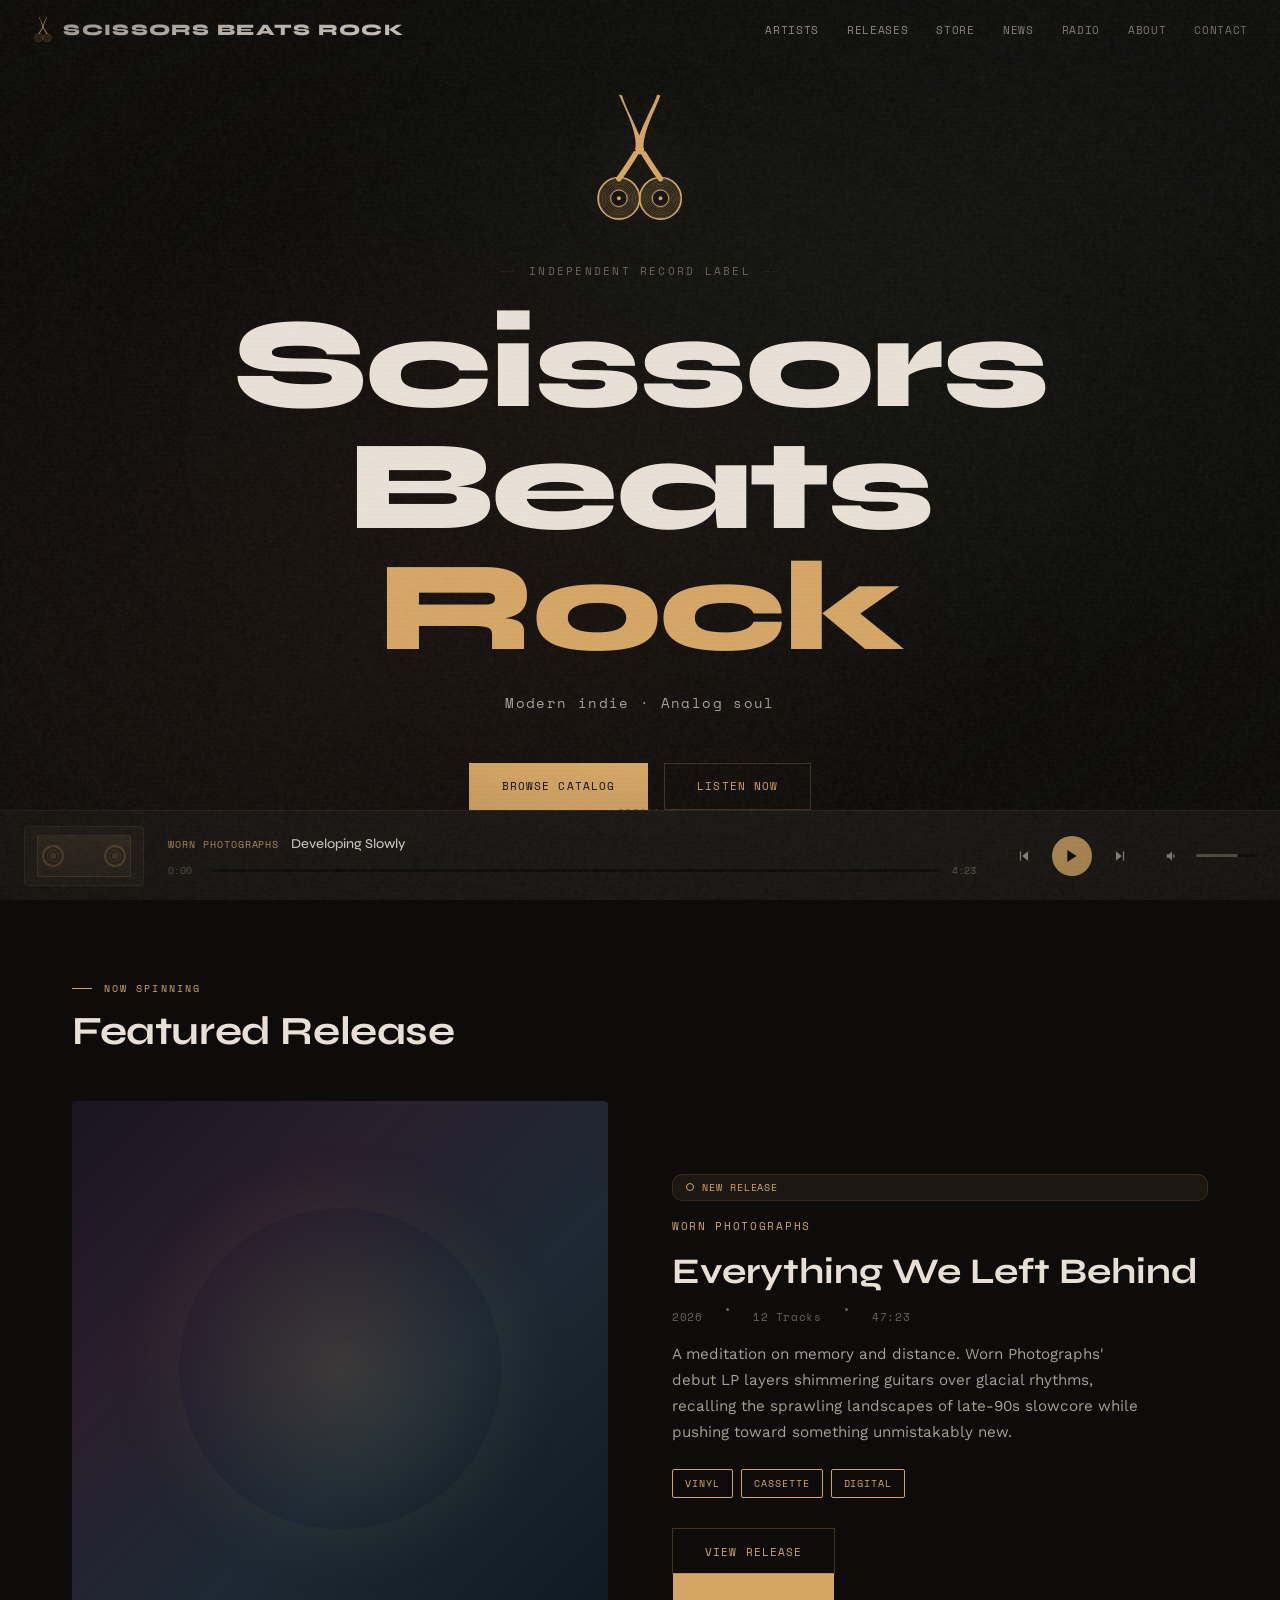
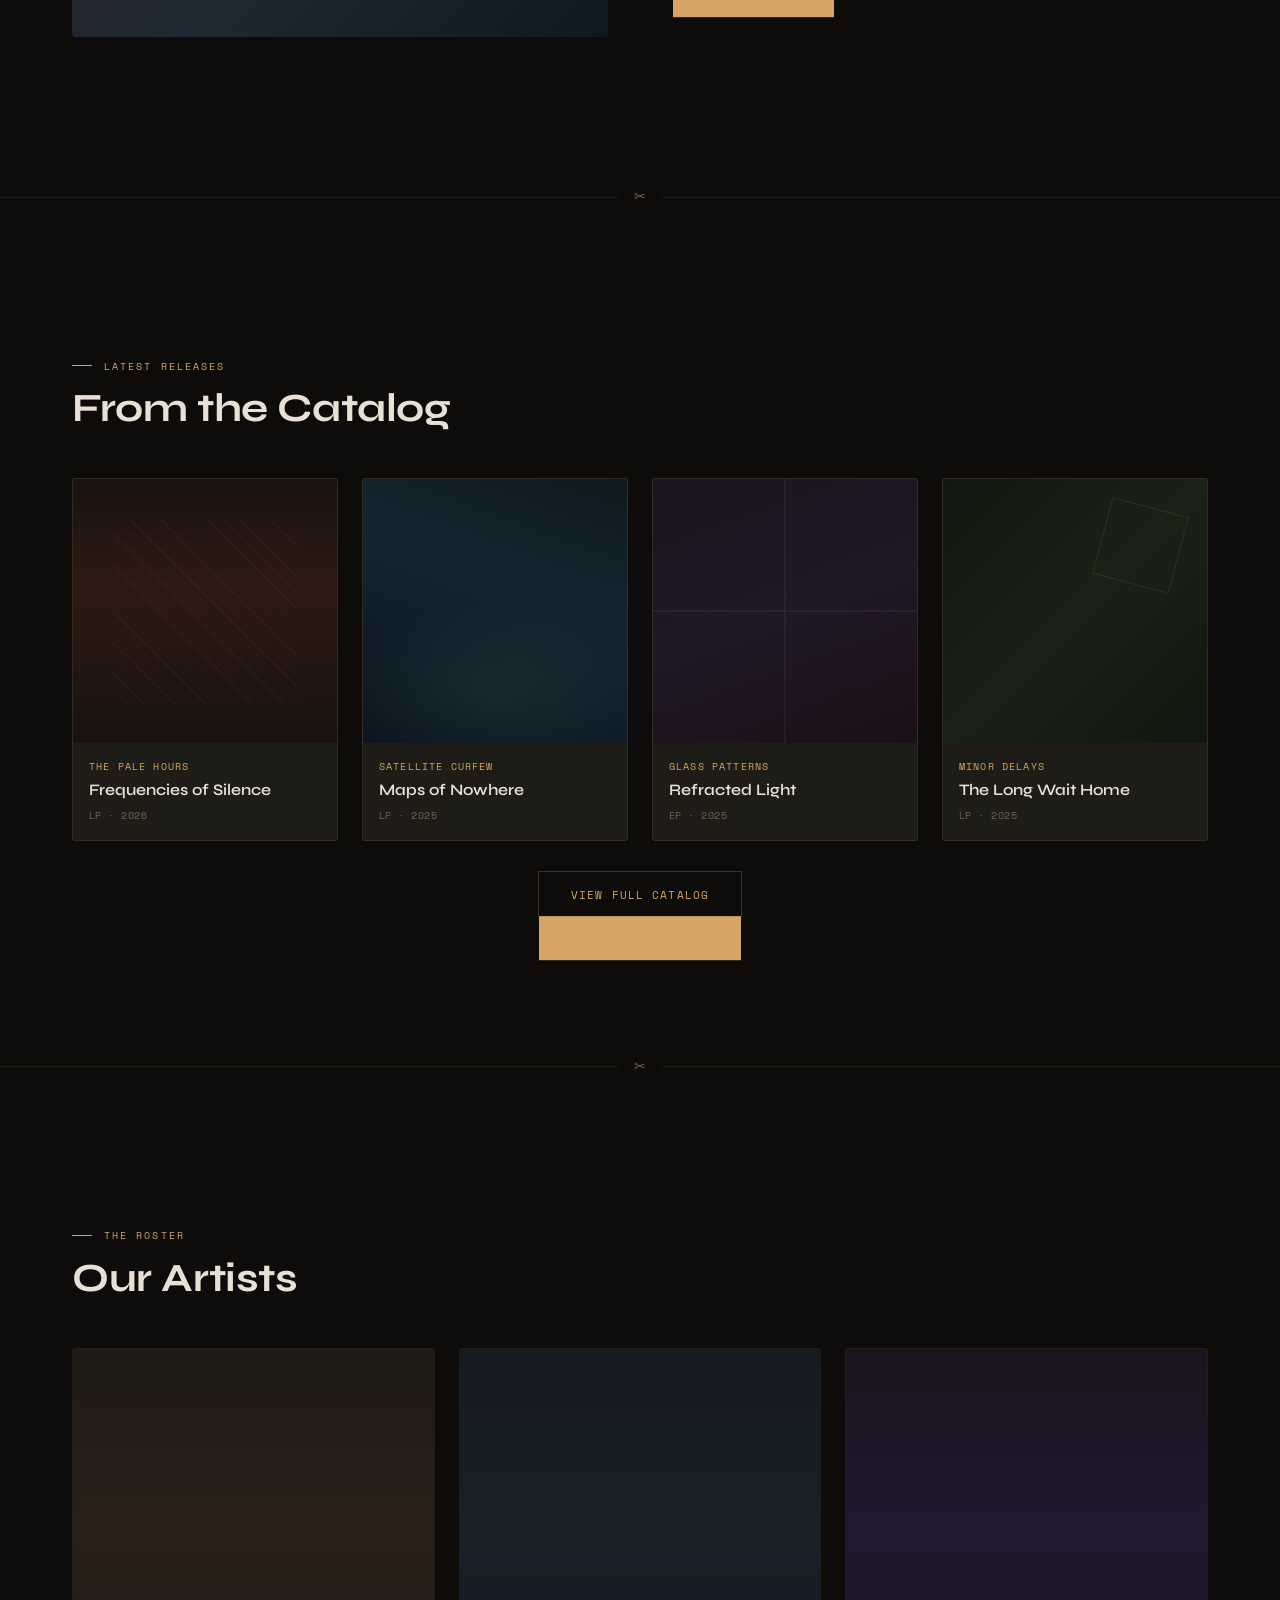
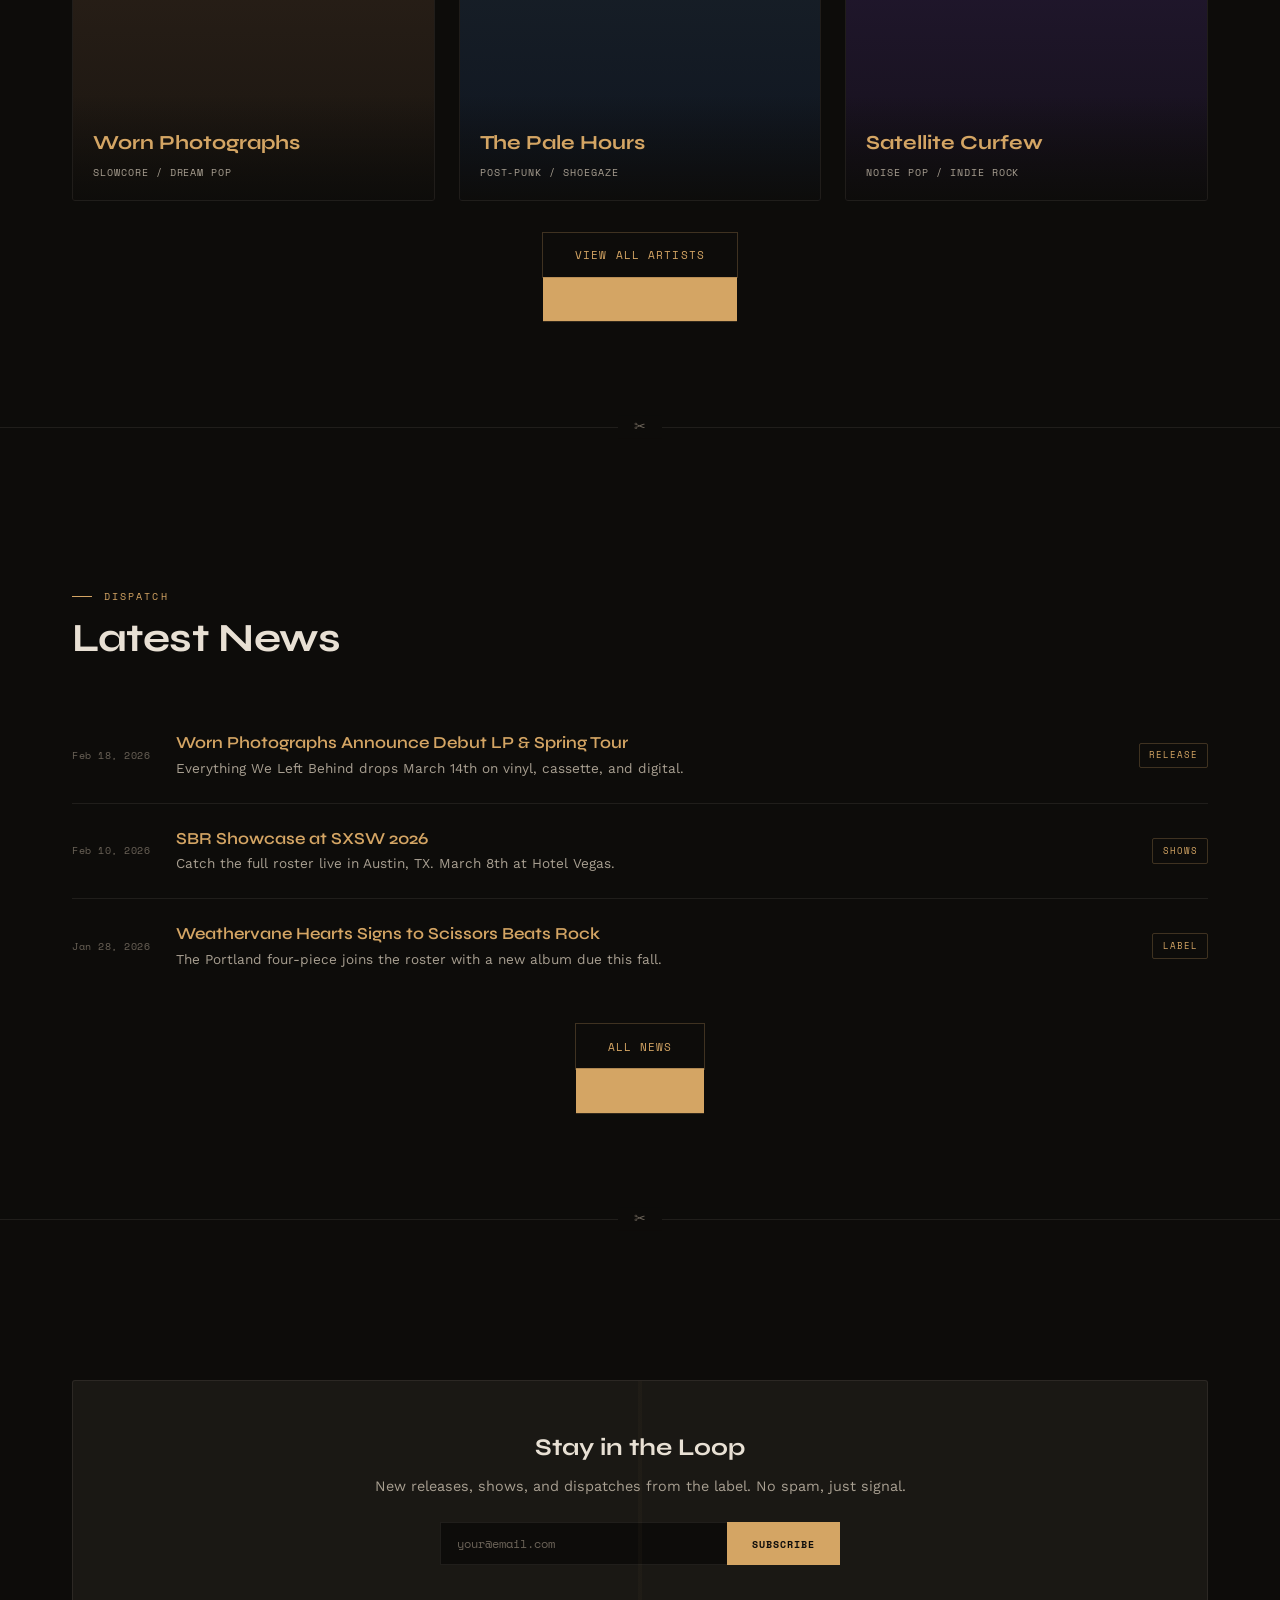
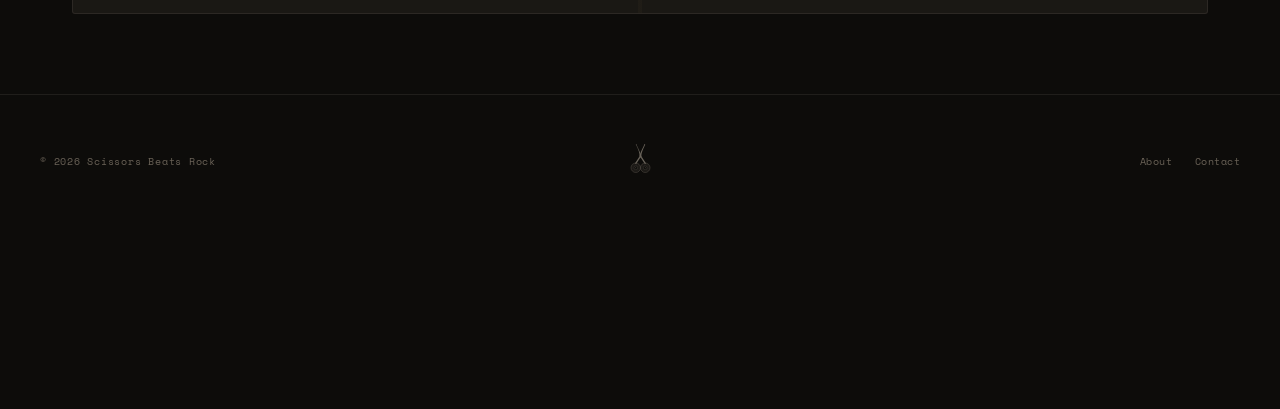
<file: index.html>
<!DOCTYPE html>
<html lang="en">
<head>
  <meta charset="UTF-8">
  <meta name="viewport" content="width=device-width, initial-scale=1.0">
  <title>Scissors Beats Rock — Modern Indie. Analog Soul.</title>
  <meta name="description" content="Scissors Beats Rock is an independent record label releasing modern indie rock heavily influenced by the sounds of the late 80s, 90s, and early 2000s.">
  <link rel="stylesheet" href="css/style.css">
  <link rel="icon" href="data:image/svg+xml,<svg xmlns='http://www.w3.org/2000/svg' viewBox='0 0 100 100'><text y='.9em' font-size='90'>✂</text></svg>">
</head>
<body>

  <!-- Analog Effects -->
  <canvas id="grain-canvas"></canvas>
  <div class="scanlines"></div>
  <div class="vhs-tracking"></div>
  <div class="vignette"></div>
  <div id="page-transition" class="page-transition"><canvas></canvas></div>

  <!-- Navigation -->
  <nav class="nav">
    <a href="index.html" class="nav-logo">
      <svg class="nav-logo-mark" viewBox="0 0 200 256" aria-hidden="true"><path d="M92,110 C96,78 126,28 132,8L138,10C130,34 102,82 108,112Z" fill="currentColor"/><path d="M108,112 C104,82 74,34 68,10L62,8C70,28 98,78 92,110Z" fill="currentColor"/><circle cx="100" cy="111" r="7" fill="currentColor"/><path d="M92,117Q74,146 62,162" stroke="currentColor" stroke-width="10" stroke-linecap="round" fill="none"/><path d="M108,117Q126,146 138,162" stroke="currentColor" stroke-width="10" stroke-linecap="round" fill="none"/><circle cx="62" cy="198" r="38" stroke="currentColor" stroke-width="3" fill="none"/><circle cx="62" cy="198" r="35.5" stroke="currentColor" stroke-width="1.2" opacity=".5" fill="none"/><circle cx="62" cy="198" r="33" stroke="currentColor" stroke-width="1.2" opacity=".35" fill="none"/><circle cx="62" cy="198" r="30.5" stroke="currentColor" stroke-width="1.2" opacity=".55" fill="none"/><circle cx="62" cy="198" r="28" stroke="currentColor" stroke-width="1.2" opacity=".4" fill="none"/><circle cx="62" cy="198" r="25.5" stroke="currentColor" stroke-width="1.2" opacity=".5" fill="none"/><circle cx="62" cy="198" r="23" stroke="currentColor" stroke-width="1.2" opacity=".35" fill="none"/><circle cx="62" cy="198" r="20.5" stroke="currentColor" stroke-width="1.2" opacity=".45" fill="none"/><circle cx="62" cy="198" r="18" stroke="currentColor" stroke-width="1.2" opacity=".35" fill="none"/><circle cx="62" cy="198" r="16.5" stroke="currentColor" stroke-width="1.2" opacity=".5" fill="none"/><circle cx="62" cy="198" r="15" stroke="currentColor" stroke-width="1.8" fill="none"/><circle cx="62" cy="198" r="3.5" fill="currentColor"/><circle cx="138" cy="198" r="38" stroke="currentColor" stroke-width="3" fill="none"/><circle cx="138" cy="198" r="35.5" stroke="currentColor" stroke-width="1.2" opacity=".5" fill="none"/><circle cx="138" cy="198" r="33" stroke="currentColor" stroke-width="1.2" opacity=".35" fill="none"/><circle cx="138" cy="198" r="30.5" stroke="currentColor" stroke-width="1.2" opacity=".55" fill="none"/><circle cx="138" cy="198" r="28" stroke="currentColor" stroke-width="1.2" opacity=".4" fill="none"/><circle cx="138" cy="198" r="25.5" stroke="currentColor" stroke-width="1.2" opacity=".5" fill="none"/><circle cx="138" cy="198" r="23" stroke="currentColor" stroke-width="1.2" opacity=".35" fill="none"/><circle cx="138" cy="198" r="20.5" stroke="currentColor" stroke-width="1.2" opacity=".45" fill="none"/><circle cx="138" cy="198" r="18" stroke="currentColor" stroke-width="1.2" opacity=".35" fill="none"/><circle cx="138" cy="198" r="16.5" stroke="currentColor" stroke-width="1.2" opacity=".5" fill="none"/><circle cx="138" cy="198" r="15" stroke="currentColor" stroke-width="1.8" fill="none"/><circle cx="138" cy="198" r="3.5" fill="currentColor"/></svg>
      Scissors Beats Rock
    </a>
    <div class="nav-links">
      <a href="artists.html">Artists</a>
      <a href="releases.html">Releases</a>
      <a href="store.html">Store</a>
      <a href="news.html">News</a>
      <a href="radio.html">Radio</a>
      <a href="about.html">About</a>
      <a href="contact.html">Contact</a>
    </div>
    <button class="nav-toggle" aria-label="Menu">
      <span></span><span></span><span></span>
    </button>
  </nav>

  <!-- Mobile Menu -->
  <div class="mobile-menu">
    <a href="artists.html">Artists</a>
    <a href="releases.html">Releases</a>
    <a href="store.html">Store</a>
    <a href="news.html">News</a>
    <a href="radio.html">Radio</a>
    <a href="about.html">About</a>
    <a href="contact.html">Contact</a>
  </div>

  <!-- Hero -->
  <section class="hero">
    <div class="hero-bg"></div>
    <svg class="hero-logo-mark" viewBox="0 0 200 256" aria-hidden="true"><path d="M92,110 C96,78 126,28 132,8L138,10C130,34 102,82 108,112Z" fill="currentColor"/><path d="M108,112 C104,82 74,34 68,10L62,8C70,28 98,78 92,110Z" fill="currentColor"/><circle cx="100" cy="111" r="7" fill="currentColor"/><path d="M92,117Q74,146 62,162" stroke="currentColor" stroke-width="10" stroke-linecap="round" fill="none"/><path d="M108,117Q126,146 138,162" stroke="currentColor" stroke-width="10" stroke-linecap="round" fill="none"/><circle cx="62" cy="198" r="38" stroke="currentColor" stroke-width="3" fill="none"/><circle cx="62" cy="198" r="35.5" stroke="currentColor" stroke-width="1.2" opacity=".5" fill="none"/><circle cx="62" cy="198" r="33" stroke="currentColor" stroke-width="1.2" opacity=".35" fill="none"/><circle cx="62" cy="198" r="30.5" stroke="currentColor" stroke-width="1.2" opacity=".55" fill="none"/><circle cx="62" cy="198" r="28" stroke="currentColor" stroke-width="1.2" opacity=".4" fill="none"/><circle cx="62" cy="198" r="25.5" stroke="currentColor" stroke-width="1.2" opacity=".5" fill="none"/><circle cx="62" cy="198" r="23" stroke="currentColor" stroke-width="1.2" opacity=".35" fill="none"/><circle cx="62" cy="198" r="20.5" stroke="currentColor" stroke-width="1.2" opacity=".45" fill="none"/><circle cx="62" cy="198" r="18" stroke="currentColor" stroke-width="1.2" opacity=".35" fill="none"/><circle cx="62" cy="198" r="16.5" stroke="currentColor" stroke-width="1.2" opacity=".5" fill="none"/><circle cx="62" cy="198" r="15" stroke="currentColor" stroke-width="1.8" fill="none"/><circle cx="62" cy="198" r="3.5" fill="currentColor"/><circle cx="138" cy="198" r="38" stroke="currentColor" stroke-width="3" fill="none"/><circle cx="138" cy="198" r="35.5" stroke="currentColor" stroke-width="1.2" opacity=".5" fill="none"/><circle cx="138" cy="198" r="33" stroke="currentColor" stroke-width="1.2" opacity=".35" fill="none"/><circle cx="138" cy="198" r="30.5" stroke="currentColor" stroke-width="1.2" opacity=".55" fill="none"/><circle cx="138" cy="198" r="28" stroke="currentColor" stroke-width="1.2" opacity=".4" fill="none"/><circle cx="138" cy="198" r="25.5" stroke="currentColor" stroke-width="1.2" opacity=".5" fill="none"/><circle cx="138" cy="198" r="23" stroke="currentColor" stroke-width="1.2" opacity=".35" fill="none"/><circle cx="138" cy="198" r="20.5" stroke="currentColor" stroke-width="1.2" opacity=".45" fill="none"/><circle cx="138" cy="198" r="18" stroke="currentColor" stroke-width="1.2" opacity=".35" fill="none"/><circle cx="138" cy="198" r="16.5" stroke="currentColor" stroke-width="1.2" opacity=".5" fill="none"/><circle cx="138" cy="198" r="15" stroke="currentColor" stroke-width="1.8" fill="none"/><circle cx="138" cy="198" r="3.5" fill="currentColor"/></svg>
    <div class="hero-label">Independent Record Label</div>
    <h1 class="hero-title">
      <span class="line"><span>Scissors</span></span>
      <span class="line"><span>Beats</span></span>
      <span class="line"><span class="accent">Rock</span></span>
    </h1>
    <p class="hero-tagline">Modern indie &middot; Analog soul</p>
    <div class="hero-cta">
      <a href="releases.html" class="btn btn-solid"><span>Browse Catalog</span></a>
      <a href="radio.html" class="btn"><span>Listen Now</span></a>
    </div>
    <div class="hero-scroll">
      <span>Scroll</span>
      <div class="scroll-line"></div>
    </div>
  </section>

  <!-- Now Spinning -->
  <section class="section">
    <div class="section-header reveal">
      <div class="section-label">Now Spinning</div>
      <h2 class="section-title">Featured Release</h2>
    </div>
    <div class="now-spinning reveal">
      <div class="album-art-wrap">
        <div class="album-art art-1"></div>
      </div>
      <div class="release-info">
        <span class="tape-label-el">New Release</span>
        <div class="release-artist">Worn Photographs</div>
        <h3 class="release-title">Everything We Left Behind</h3>
        <div class="release-meta">
          <span>2026</span>
          <span class="dot"></span>
          <span>12 Tracks</span>
          <span class="dot"></span>
          <span>47:23</span>
        </div>
        <p class="release-description">
          A meditation on memory and distance. Worn Photographs' debut LP layers
          shimmering guitars over glacial rhythms, recalling the sprawling
          landscapes of late-90s slowcore while pushing toward something
          unmistakably new.
        </p>
        <div class="release-formats">
          <span class="format-tag active">Vinyl</span>
          <span class="format-tag active">Cassette</span>
          <span class="format-tag active">Digital</span>
        </div>
        <div style="margin-top: 1.5rem;">
          <a href="releases.html" class="btn"><span>View Release</span></a>
        </div>
      </div>
    </div>
  </section>

  <div class="section-divider"></div>

  <!-- Latest Releases -->
  <section class="section">
    <div class="section-header reveal">
      <div class="section-label">Latest Releases</div>
      <h2 class="section-title">From the Catalog</h2>
    </div>
    <div class="releases-grid reveal-stagger">
      <div class="release-card">
        <div class="album-art-wrap"><div class="album-art art-2"></div></div>
        <div class="release-card-info">
          <div class="release-card-artist">The Pale Hours</div>
          <div class="release-card-title">Frequencies of Silence</div>
          <div class="release-card-meta">LP &middot; 2026</div>
        </div>
      </div>
      <div class="release-card">
        <div class="album-art-wrap"><div class="album-art art-3"></div></div>
        <div class="release-card-info">
          <div class="release-card-artist">Satellite Curfew</div>
          <div class="release-card-title">Maps of Nowhere</div>
          <div class="release-card-meta">LP &middot; 2025</div>
        </div>
      </div>
      <div class="release-card">
        <div class="album-art-wrap"><div class="album-art art-4"></div></div>
        <div class="release-card-info">
          <div class="release-card-artist">Glass Patterns</div>
          <div class="release-card-title">Refracted Light</div>
          <div class="release-card-meta">EP &middot; 2025</div>
        </div>
      </div>
      <div class="release-card">
        <div class="album-art-wrap"><div class="album-art art-5"></div></div>
        <div class="release-card-info">
          <div class="release-card-artist">Minor Delays</div>
          <div class="release-card-title">The Long Wait Home</div>
          <div class="release-card-meta">LP &middot; 2025</div>
        </div>
      </div>
    </div>
    <div style="text-align: center; margin-top: 2.5rem;" class="reveal">
      <a href="releases.html" class="btn"><span>View Full Catalog</span></a>
    </div>
  </section>

  <div class="section-divider"></div>

  <!-- Artists Spotlight -->
  <section class="section">
    <div class="section-header reveal">
      <div class="section-label">The Roster</div>
      <h2 class="section-title">Our Artists</h2>
    </div>
    <div class="artists-grid reveal-stagger">
      <a href="artists.html" class="artist-card">
        <div class="artist-photo photo-1"></div>
        <div class="artist-info">
          <div class="artist-name">Worn Photographs</div>
          <div class="artist-genre">Slowcore / Dream Pop</div>
        </div>
      </a>
      <a href="artists.html" class="artist-card">
        <div class="artist-photo photo-2"></div>
        <div class="artist-info">
          <div class="artist-name">The Pale Hours</div>
          <div class="artist-genre">Post-Punk / Shoegaze</div>
        </div>
      </a>
      <a href="artists.html" class="artist-card">
        <div class="artist-photo photo-3"></div>
        <div class="artist-info">
          <div class="artist-name">Satellite Curfew</div>
          <div class="artist-genre">Noise Pop / Indie Rock</div>
        </div>
      </a>
    </div>
    <div style="text-align: center; margin-top: 2.5rem;" class="reveal">
      <a href="artists.html" class="btn"><span>View All Artists</span></a>
    </div>
  </section>

  <div class="section-divider"></div>

  <!-- Latest News -->
  <section class="section">
    <div class="section-header reveal">
      <div class="section-label">Dispatch</div>
      <h2 class="section-title">Latest News</h2>
    </div>
    <div class="news-grid reveal">
      <a href="news.html" class="news-item">
        <div class="news-date">Feb 18, 2026</div>
        <div class="news-content">
          <h3>Worn Photographs Announce Debut LP &amp; Spring Tour</h3>
          <p>Everything We Left Behind drops March 14th on vinyl, cassette, and digital.</p>
        </div>
        <span class="news-category">Release</span>
      </a>
      <a href="news.html" class="news-item">
        <div class="news-date">Feb 10, 2026</div>
        <div class="news-content">
          <h3>SBR Showcase at SXSW 2026</h3>
          <p>Catch the full roster live in Austin, TX. March 8th at Hotel Vegas.</p>
        </div>
        <span class="news-category">Shows</span>
      </a>
      <a href="news.html" class="news-item">
        <div class="news-date">Jan 28, 2026</div>
        <div class="news-content">
          <h3>Weathervane Hearts Signs to Scissors Beats Rock</h3>
          <p>The Portland four-piece joins the roster with a new album due this fall.</p>
        </div>
        <span class="news-category">Label</span>
      </a>
    </div>
    <div style="text-align: center; margin-top: 2.5rem;" class="reveal">
      <a href="news.html" class="btn"><span>All News</span></a>
    </div>
  </section>

  <div class="section-divider"></div>

  <!-- Newsletter -->
  <section class="section">
    <div class="newsletter reveal">
      <h3>Stay in the Loop</h3>
      <p>New releases, shows, and dispatches from the label. No spam, just signal.</p>
      <form class="newsletter-form">
        <input type="email" placeholder="your@email.com" required>
        <button type="submit">Subscribe</button>
      </form>
    </div>
  </section>

  <!-- Footer -->
  <footer class="footer">
    <div class="footer-inner">
      <div class="footer-left">&copy; 2026 Scissors Beats Rock</div>
      <div class="footer-center"><svg class="footer-logo-mark" viewBox="0 0 200 256" aria-hidden="true"><path d="M92,110 C96,78 126,28 132,8L138,10C130,34 102,82 108,112Z" fill="currentColor"/><path d="M108,112 C104,82 74,34 68,10L62,8C70,28 98,78 92,110Z" fill="currentColor"/><circle cx="100" cy="111" r="7" fill="currentColor"/><path d="M92,117Q74,146 62,162" stroke="currentColor" stroke-width="10" stroke-linecap="round" fill="none"/><path d="M108,117Q126,146 138,162" stroke="currentColor" stroke-width="10" stroke-linecap="round" fill="none"/><circle cx="62" cy="198" r="38" stroke="currentColor" stroke-width="3" fill="none"/><circle cx="62" cy="198" r="35.5" stroke="currentColor" stroke-width="1.2" opacity=".5" fill="none"/><circle cx="62" cy="198" r="33" stroke="currentColor" stroke-width="1.2" opacity=".35" fill="none"/><circle cx="62" cy="198" r="30.5" stroke="currentColor" stroke-width="1.2" opacity=".55" fill="none"/><circle cx="62" cy="198" r="28" stroke="currentColor" stroke-width="1.2" opacity=".4" fill="none"/><circle cx="62" cy="198" r="25.5" stroke="currentColor" stroke-width="1.2" opacity=".5" fill="none"/><circle cx="62" cy="198" r="23" stroke="currentColor" stroke-width="1.2" opacity=".35" fill="none"/><circle cx="62" cy="198" r="20.5" stroke="currentColor" stroke-width="1.2" opacity=".45" fill="none"/><circle cx="62" cy="198" r="18" stroke="currentColor" stroke-width="1.2" opacity=".35" fill="none"/><circle cx="62" cy="198" r="16.5" stroke="currentColor" stroke-width="1.2" opacity=".5" fill="none"/><circle cx="62" cy="198" r="15" stroke="currentColor" stroke-width="1.8" fill="none"/><circle cx="62" cy="198" r="3.5" fill="currentColor"/><circle cx="138" cy="198" r="38" stroke="currentColor" stroke-width="3" fill="none"/><circle cx="138" cy="198" r="35.5" stroke="currentColor" stroke-width="1.2" opacity=".5" fill="none"/><circle cx="138" cy="198" r="33" stroke="currentColor" stroke-width="1.2" opacity=".35" fill="none"/><circle cx="138" cy="198" r="30.5" stroke="currentColor" stroke-width="1.2" opacity=".55" fill="none"/><circle cx="138" cy="198" r="28" stroke="currentColor" stroke-width="1.2" opacity=".4" fill="none"/><circle cx="138" cy="198" r="25.5" stroke="currentColor" stroke-width="1.2" opacity=".5" fill="none"/><circle cx="138" cy="198" r="23" stroke="currentColor" stroke-width="1.2" opacity=".35" fill="none"/><circle cx="138" cy="198" r="20.5" stroke="currentColor" stroke-width="1.2" opacity=".45" fill="none"/><circle cx="138" cy="198" r="18" stroke="currentColor" stroke-width="1.2" opacity=".35" fill="none"/><circle cx="138" cy="198" r="16.5" stroke="currentColor" stroke-width="1.2" opacity=".5" fill="none"/><circle cx="138" cy="198" r="15" stroke="currentColor" stroke-width="1.8" fill="none"/><circle cx="138" cy="198" r="3.5" fill="currentColor"/></svg></div>
      <div class="footer-right">
        <a href="about.html">About</a>
        <a href="contact.html">Contact</a>
      </div>
    </div>
  </footer>

  <!-- Cassette Tape Player -->
  <div class="tape-player">
    <div class="tape-visual">
      <div class="tape-label">
        <div class="tape-reel"></div>
        <div class="tape-strip"></div>
        <div class="tape-reel"></div>
      </div>
    </div>
    <div class="player-center">
      <div class="player-track-info">
        <span class="player-artist">Worn Photographs</span>
        <span class="player-track">Developing Slowly</span>
      </div>
      <div class="player-progress-wrap">
        <span class="player-time player-time-current">0:00</span>
        <div class="player-progress">
          <div class="player-progress-fill"></div>
        </div>
        <span class="player-time player-time-total">4:23</span>
      </div>
    </div>
    <div class="player-controls">
      <button class="player-btn player-btn-prev" aria-label="Previous">
        <svg viewBox="0 0 24 24"><polygon points="19,20 9,12 19,4"/><rect x="5" y="4" width="2" height="16"/></svg>
      </button>
      <button class="player-btn player-btn-play" aria-label="Play">
        <svg viewBox="0 0 24 24"><polygon points="5,3 19,12 5,21"/></svg>
      </button>
      <button class="player-btn player-btn-next" aria-label="Next">
        <svg viewBox="0 0 24 24"><polygon points="5,4 15,12 5,20"/><rect x="17" y="4" width="2" height="16"/></svg>
      </button>
      <div class="player-volume">
        <button class="player-btn" aria-label="Volume">
          <svg viewBox="0 0 24 24"><path d="M3 9v6h4l5 5V4L7 9H3zm13.5 3c0-1.77-1.02-3.29-2.5-4.03v8.05c1.48-.73 2.5-2.25 2.5-4.02z"/></svg>
        </button>
        <div class="volume-slider">
          <div class="volume-fill"></div>
        </div>
      </div>
    </div>
  </div>

  <script src="js/main.js"></script>
</body>
</html>
</file>
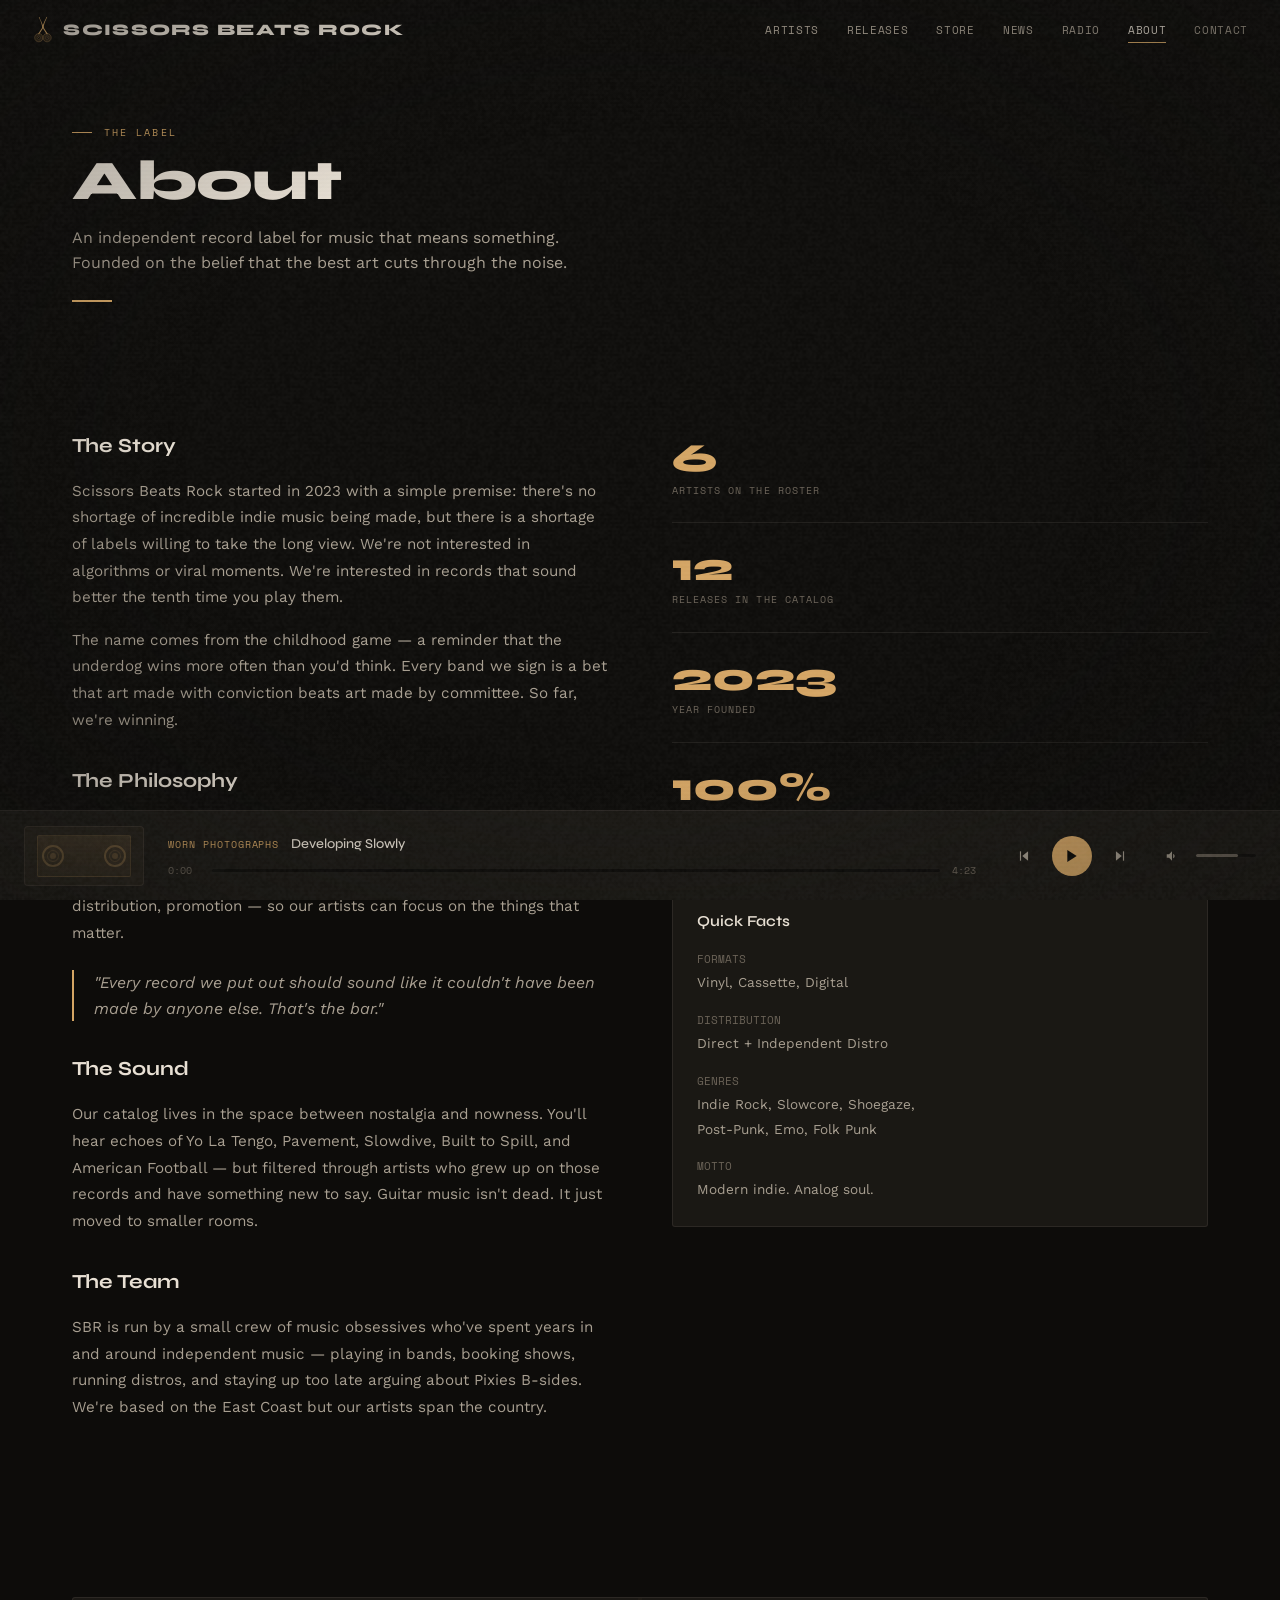
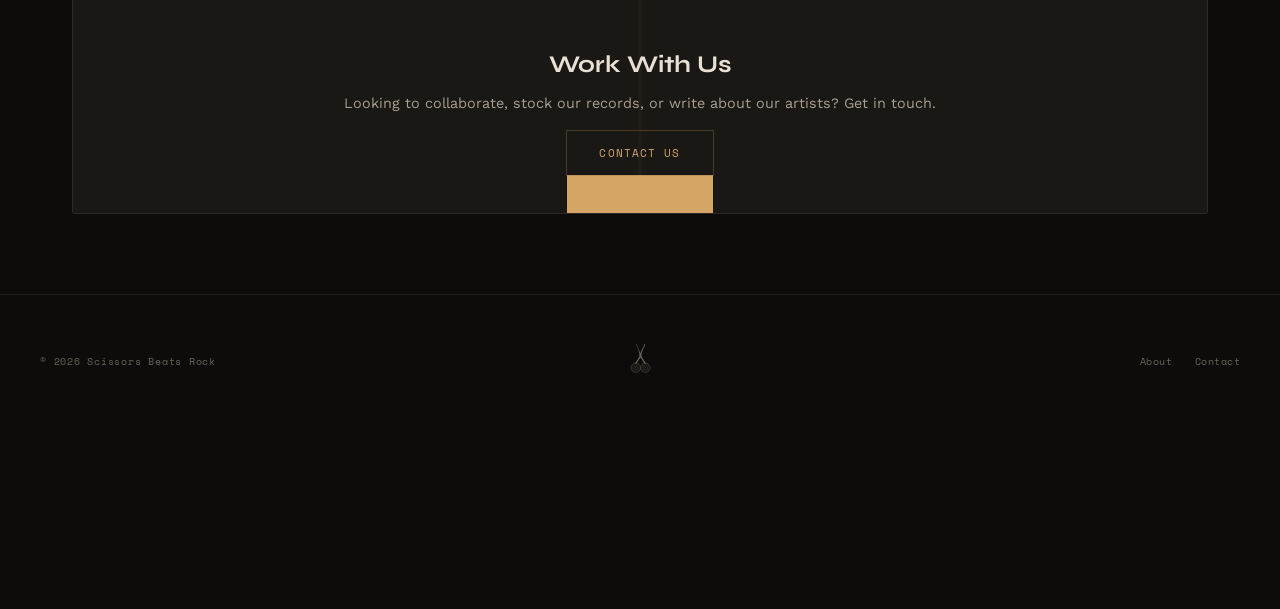
<file: about.html>
<!DOCTYPE html>
<html lang="en">
<head>
  <meta charset="UTF-8">
  <meta name="viewport" content="width=device-width, initial-scale=1.0">
  <title>About — Scissors Beats Rock</title>
  <meta name="description" content="The story of Scissors Beats Rock. An independent record label for modern indie with analog soul.">
  <link rel="stylesheet" href="css/style.css">
  <link rel="icon" href="data:image/svg+xml,<svg xmlns='http://www.w3.org/2000/svg' viewBox='0 0 100 100'><text y='.9em' font-size='90'>✂</text></svg>">
</head>
<body>

  <canvas id="grain-canvas"></canvas>
  <div class="scanlines"></div>
  <div class="vhs-tracking"></div>
  <div class="vignette"></div>
  <div id="page-transition" class="page-transition"><canvas></canvas></div>

  <nav class="nav">
    <a href="index.html" class="nav-logo"><svg class="nav-logo-mark" viewBox="0 0 200 256" aria-hidden="true"><path d="M92,110 C96,78 126,28 132,8L138,10C130,34 102,82 108,112Z" fill="currentColor"/><path d="M108,112 C104,82 74,34 68,10L62,8C70,28 98,78 92,110Z" fill="currentColor"/><circle cx="100" cy="111" r="7" fill="currentColor"/><path d="M92,117Q74,146 62,162" stroke="currentColor" stroke-width="10" stroke-linecap="round" fill="none"/><path d="M108,117Q126,146 138,162" stroke="currentColor" stroke-width="10" stroke-linecap="round" fill="none"/><circle cx="62" cy="198" r="38" stroke="currentColor" stroke-width="3" fill="none"/><circle cx="62" cy="198" r="35.5" stroke="currentColor" stroke-width="1.2" opacity=".5" fill="none"/><circle cx="62" cy="198" r="33" stroke="currentColor" stroke-width="1.2" opacity=".35" fill="none"/><circle cx="62" cy="198" r="30.5" stroke="currentColor" stroke-width="1.2" opacity=".55" fill="none"/><circle cx="62" cy="198" r="28" stroke="currentColor" stroke-width="1.2" opacity=".4" fill="none"/><circle cx="62" cy="198" r="25.5" stroke="currentColor" stroke-width="1.2" opacity=".5" fill="none"/><circle cx="62" cy="198" r="23" stroke="currentColor" stroke-width="1.2" opacity=".35" fill="none"/><circle cx="62" cy="198" r="20.5" stroke="currentColor" stroke-width="1.2" opacity=".45" fill="none"/><circle cx="62" cy="198" r="18" stroke="currentColor" stroke-width="1.2" opacity=".35" fill="none"/><circle cx="62" cy="198" r="16.5" stroke="currentColor" stroke-width="1.2" opacity=".5" fill="none"/><circle cx="62" cy="198" r="15" stroke="currentColor" stroke-width="1.8" fill="none"/><circle cx="62" cy="198" r="3.5" fill="currentColor"/><circle cx="138" cy="198" r="38" stroke="currentColor" stroke-width="3" fill="none"/><circle cx="138" cy="198" r="35.5" stroke="currentColor" stroke-width="1.2" opacity=".5" fill="none"/><circle cx="138" cy="198" r="33" stroke="currentColor" stroke-width="1.2" opacity=".35" fill="none"/><circle cx="138" cy="198" r="30.5" stroke="currentColor" stroke-width="1.2" opacity=".55" fill="none"/><circle cx="138" cy="198" r="28" stroke="currentColor" stroke-width="1.2" opacity=".4" fill="none"/><circle cx="138" cy="198" r="25.5" stroke="currentColor" stroke-width="1.2" opacity=".5" fill="none"/><circle cx="138" cy="198" r="23" stroke="currentColor" stroke-width="1.2" opacity=".35" fill="none"/><circle cx="138" cy="198" r="20.5" stroke="currentColor" stroke-width="1.2" opacity=".45" fill="none"/><circle cx="138" cy="198" r="18" stroke="currentColor" stroke-width="1.2" opacity=".35" fill="none"/><circle cx="138" cy="198" r="16.5" stroke="currentColor" stroke-width="1.2" opacity=".5" fill="none"/><circle cx="138" cy="198" r="15" stroke="currentColor" stroke-width="1.8" fill="none"/><circle cx="138" cy="198" r="3.5" fill="currentColor"/></svg> Scissors Beats Rock</a>
    <div class="nav-links">
      <a href="artists.html">Artists</a>
      <a href="releases.html">Releases</a>
      <a href="store.html">Store</a>
      <a href="news.html">News</a>
      <a href="radio.html">Radio</a>
      <a href="about.html">About</a>
      <a href="contact.html">Contact</a>
    </div>
    <button class="nav-toggle" aria-label="Menu"><span></span><span></span><span></span></button>
  </nav>
  <div class="mobile-menu">
    <a href="artists.html">Artists</a>
    <a href="releases.html">Releases</a>
    <a href="store.html">Store</a>
    <a href="news.html">News</a>
    <a href="radio.html">Radio</a>
    <a href="about.html">About</a>
    <a href="contact.html">Contact</a>
  </div>

  <header class="page-header">
    <div class="section-label">The Label</div>
    <h1>About</h1>
    <p>An independent record label for music that means something. Founded on the belief that the best art cuts through the noise.</p>
  </header>

  <section class="section">
    <div class="about-content reveal">
      <div class="about-text">
        <h3>The Story</h3>
        <p>
          Scissors Beats Rock started in 2023 with a simple premise: there's no shortage of
          incredible indie music being made, but there is a shortage of labels willing to take
          the long view. We're not interested in algorithms or viral moments. We're interested
          in records that sound better the tenth time you play them.
        </p>
        <p>
          The name comes from the childhood game — a reminder that the underdog wins more often
          than you'd think. Every band we sign is a bet that art made with conviction beats art
          made by committee. So far, we're winning.
        </p>

        <h3>The Philosophy</h3>
        <p>
          We believe in physical media. We believe in fair deals for artists. We believe that a
          record label's job is to remove obstacles so musicians can focus on making music. We
          handle the boring stuff — pressing, distribution, promotion — so our artists can focus
          on the things that matter.
        </p>
        <blockquote>
          "Every record we put out should sound like it couldn't have been made by anyone else.
          That's the bar."
        </blockquote>

        <h3>The Sound</h3>
        <p>
          Our catalog lives in the space between nostalgia and nowness. You'll hear echoes of
          Yo La Tengo, Pavement, Slowdive, Built to Spill, and American Football — but filtered
          through artists who grew up on those records and have something new to say. Guitar
          music isn't dead. It just moved to smaller rooms.
        </p>

        <h3>The Team</h3>
        <p>
          SBR is run by a small crew of music obsessives who've spent years in and around
          independent music — playing in bands, booking shows, running distros, and staying up
          too late arguing about Pixies B-sides. We're based on the East Coast but our artists
          span the country.
        </p>
      </div>

      <div class="about-sidebar">
        <div class="about-stat">
          <div class="about-stat-number">6</div>
          <div class="about-stat-label">Artists on the Roster</div>
        </div>
        <div class="about-stat">
          <div class="about-stat-number">12</div>
          <div class="about-stat-label">Releases in the Catalog</div>
        </div>
        <div class="about-stat">
          <div class="about-stat-number">2023</div>
          <div class="about-stat-label">Year Founded</div>
        </div>
        <div class="about-stat">
          <div class="about-stat-number">100%</div>
          <div class="about-stat-label">Independent</div>
        </div>

        <div style="margin-top: 2rem; padding: 1.5rem; background: var(--bg-secondary); border: 1px solid var(--border-subtle); border-radius: 3px;">
          <h4 style="font-family: var(--font-display); font-weight: 600; font-size: 0.95rem; margin-bottom: 0.75rem;">Quick Facts</h4>
          <div style="font-size: 0.85rem; color: var(--text-secondary); line-height: 1.8;">
            <div><span style="color: var(--text-muted); font-family: var(--font-mono); font-size: 0.7rem;">FORMATS</span><br>Vinyl, Cassette, Digital</div>
            <div style="margin-top: 0.75rem;"><span style="color: var(--text-muted); font-family: var(--font-mono); font-size: 0.7rem;">DISTRIBUTION</span><br>Direct + Independent Distro</div>
            <div style="margin-top: 0.75rem;"><span style="color: var(--text-muted); font-family: var(--font-mono); font-size: 0.7rem;">GENRES</span><br>Indie Rock, Slowcore, Shoegaze,<br>Post-Punk, Emo, Folk Punk</div>
            <div style="margin-top: 0.75rem;"><span style="color: var(--text-muted); font-family: var(--font-mono); font-size: 0.7rem;">MOTTO</span><br>Modern indie. Analog soul.</div>
          </div>
        </div>
      </div>
    </div>
  </section>

  <section class="section">
    <div class="newsletter reveal">
      <h3>Work With Us</h3>
      <p>Looking to collaborate, stock our records, or write about our artists? Get in touch.</p>
      <div style="margin-top: 1rem;">
        <a href="contact.html" class="btn"><span>Contact Us</span></a>
      </div>
    </div>
  </section>

  <footer class="footer">
    <div class="footer-inner">
      <div class="footer-left">&copy; 2026 Scissors Beats Rock</div>
      <div class="footer-center"><svg class="footer-logo-mark" viewBox="0 0 200 256" aria-hidden="true"><path d="M92,110 C96,78 126,28 132,8L138,10C130,34 102,82 108,112Z" fill="currentColor"/><path d="M108,112 C104,82 74,34 68,10L62,8C70,28 98,78 92,110Z" fill="currentColor"/><circle cx="100" cy="111" r="7" fill="currentColor"/><path d="M92,117Q74,146 62,162" stroke="currentColor" stroke-width="10" stroke-linecap="round" fill="none"/><path d="M108,117Q126,146 138,162" stroke="currentColor" stroke-width="10" stroke-linecap="round" fill="none"/><circle cx="62" cy="198" r="38" stroke="currentColor" stroke-width="3" fill="none"/><circle cx="62" cy="198" r="35.5" stroke="currentColor" stroke-width="1.2" opacity=".5" fill="none"/><circle cx="62" cy="198" r="33" stroke="currentColor" stroke-width="1.2" opacity=".35" fill="none"/><circle cx="62" cy="198" r="30.5" stroke="currentColor" stroke-width="1.2" opacity=".55" fill="none"/><circle cx="62" cy="198" r="28" stroke="currentColor" stroke-width="1.2" opacity=".4" fill="none"/><circle cx="62" cy="198" r="25.5" stroke="currentColor" stroke-width="1.2" opacity=".5" fill="none"/><circle cx="62" cy="198" r="23" stroke="currentColor" stroke-width="1.2" opacity=".35" fill="none"/><circle cx="62" cy="198" r="20.5" stroke="currentColor" stroke-width="1.2" opacity=".45" fill="none"/><circle cx="62" cy="198" r="18" stroke="currentColor" stroke-width="1.2" opacity=".35" fill="none"/><circle cx="62" cy="198" r="16.5" stroke="currentColor" stroke-width="1.2" opacity=".5" fill="none"/><circle cx="62" cy="198" r="15" stroke="currentColor" stroke-width="1.8" fill="none"/><circle cx="62" cy="198" r="3.5" fill="currentColor"/><circle cx="138" cy="198" r="38" stroke="currentColor" stroke-width="3" fill="none"/><circle cx="138" cy="198" r="35.5" stroke="currentColor" stroke-width="1.2" opacity=".5" fill="none"/><circle cx="138" cy="198" r="33" stroke="currentColor" stroke-width="1.2" opacity=".35" fill="none"/><circle cx="138" cy="198" r="30.5" stroke="currentColor" stroke-width="1.2" opacity=".55" fill="none"/><circle cx="138" cy="198" r="28" stroke="currentColor" stroke-width="1.2" opacity=".4" fill="none"/><circle cx="138" cy="198" r="25.5" stroke="currentColor" stroke-width="1.2" opacity=".5" fill="none"/><circle cx="138" cy="198" r="23" stroke="currentColor" stroke-width="1.2" opacity=".35" fill="none"/><circle cx="138" cy="198" r="20.5" stroke="currentColor" stroke-width="1.2" opacity=".45" fill="none"/><circle cx="138" cy="198" r="18" stroke="currentColor" stroke-width="1.2" opacity=".35" fill="none"/><circle cx="138" cy="198" r="16.5" stroke="currentColor" stroke-width="1.2" opacity=".5" fill="none"/><circle cx="138" cy="198" r="15" stroke="currentColor" stroke-width="1.8" fill="none"/><circle cx="138" cy="198" r="3.5" fill="currentColor"/></svg></div>
      <div class="footer-right">
        <a href="about.html">About</a>
        <a href="contact.html">Contact</a>
      </div>
    </div>
  </footer>

  <div class="tape-player">
    <div class="tape-visual">
      <div class="tape-label">
        <div class="tape-reel"></div>
        <div class="tape-strip"></div>
        <div class="tape-reel"></div>
      </div>
    </div>
    <div class="player-center">
      <div class="player-track-info">
        <span class="player-artist">Worn Photographs</span>
        <span class="player-track">Developing Slowly</span>
      </div>
      <div class="player-progress-wrap">
        <span class="player-time player-time-current">0:00</span>
        <div class="player-progress"><div class="player-progress-fill"></div></div>
        <span class="player-time player-time-total">4:23</span>
      </div>
    </div>
    <div class="player-controls">
      <button class="player-btn player-btn-prev" aria-label="Previous"><svg viewBox="0 0 24 24"><polygon points="19,20 9,12 19,4"/><rect x="5" y="4" width="2" height="16"/></svg></button>
      <button class="player-btn player-btn-play" aria-label="Play"><svg viewBox="0 0 24 24"><polygon points="5,3 19,12 5,21"/></svg></button>
      <button class="player-btn player-btn-next" aria-label="Next"><svg viewBox="0 0 24 24"><polygon points="5,4 15,12 5,20"/><rect x="17" y="4" width="2" height="16"/></svg></button>
      <div class="player-volume">
        <button class="player-btn" aria-label="Volume"><svg viewBox="0 0 24 24"><path d="M3 9v6h4l5 5V4L7 9H3zm13.5 3c0-1.77-1.02-3.29-2.5-4.03v8.05c1.48-.73 2.5-2.25 2.5-4.02z"/></svg></button>
        <div class="volume-slider"><div class="volume-fill"></div></div>
      </div>
    </div>
  </div>

  <script src="js/main.js"></script>
</body>
</html>
</file>
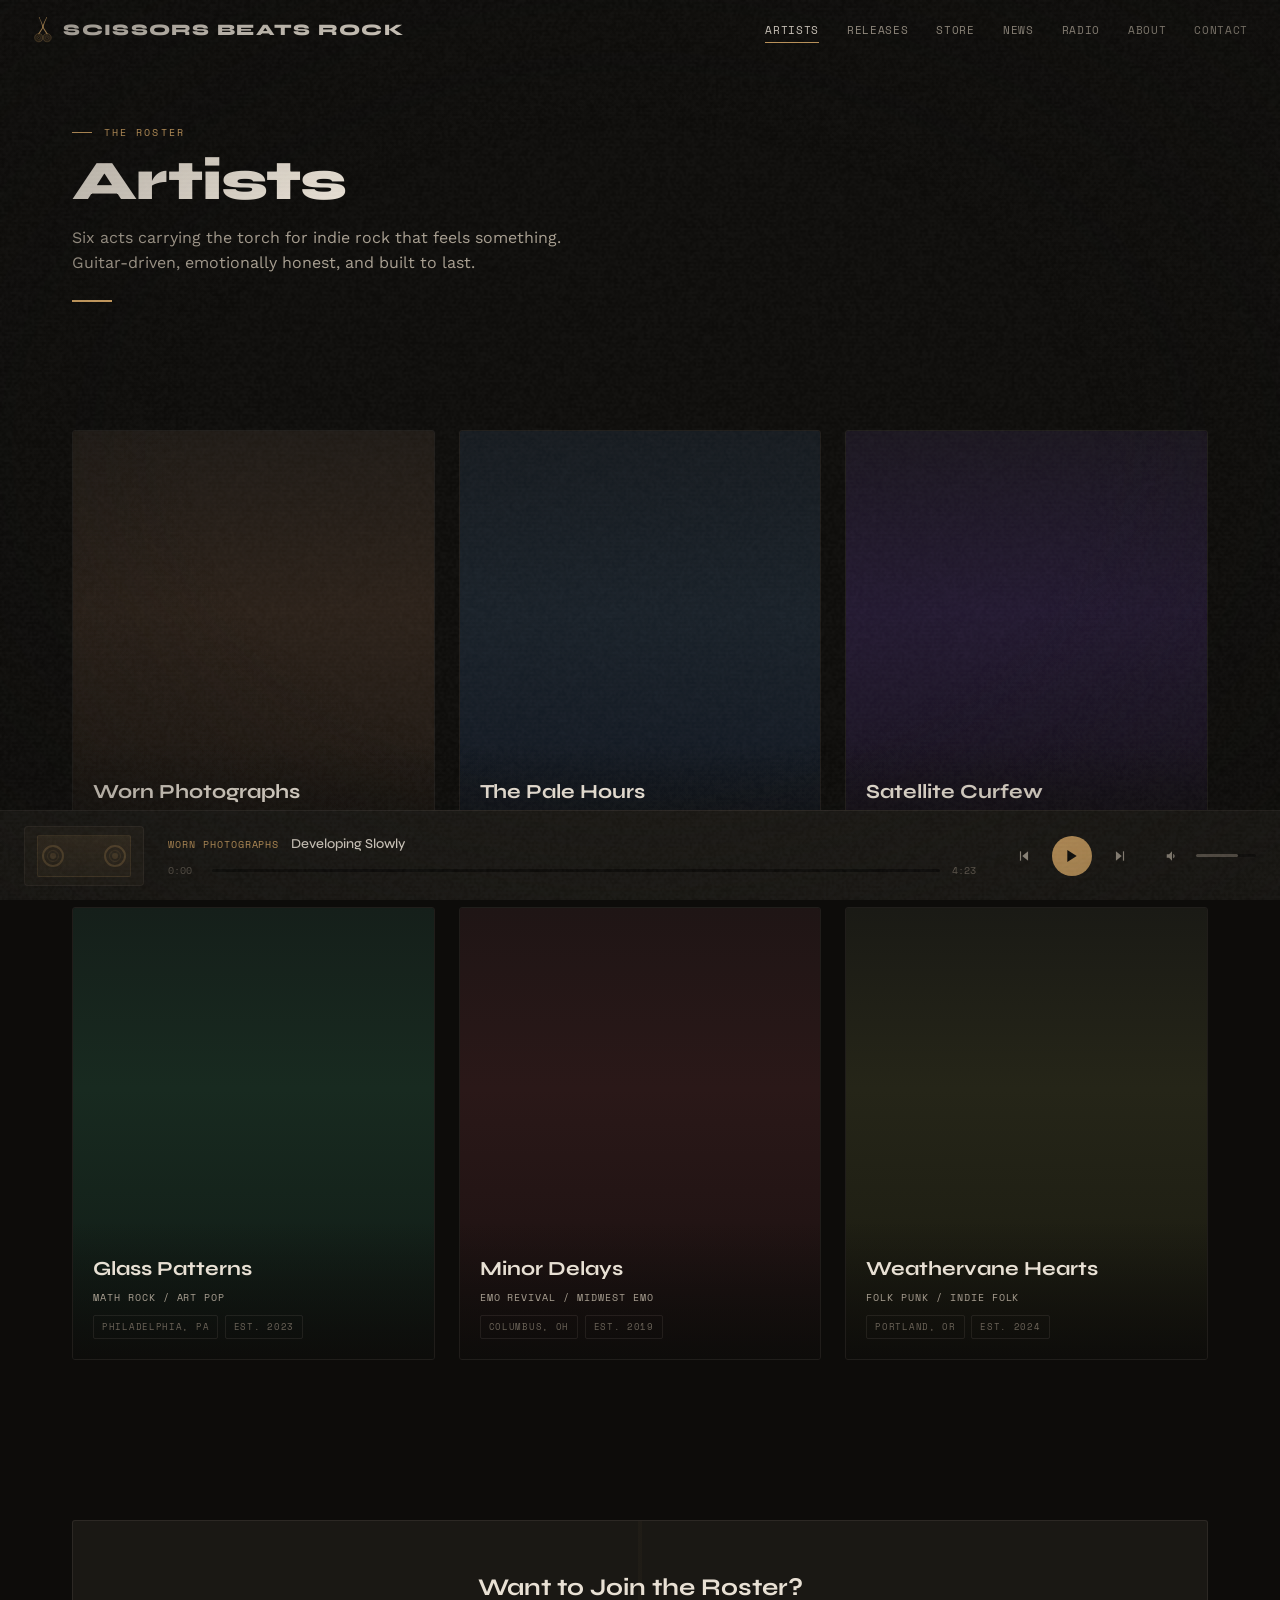
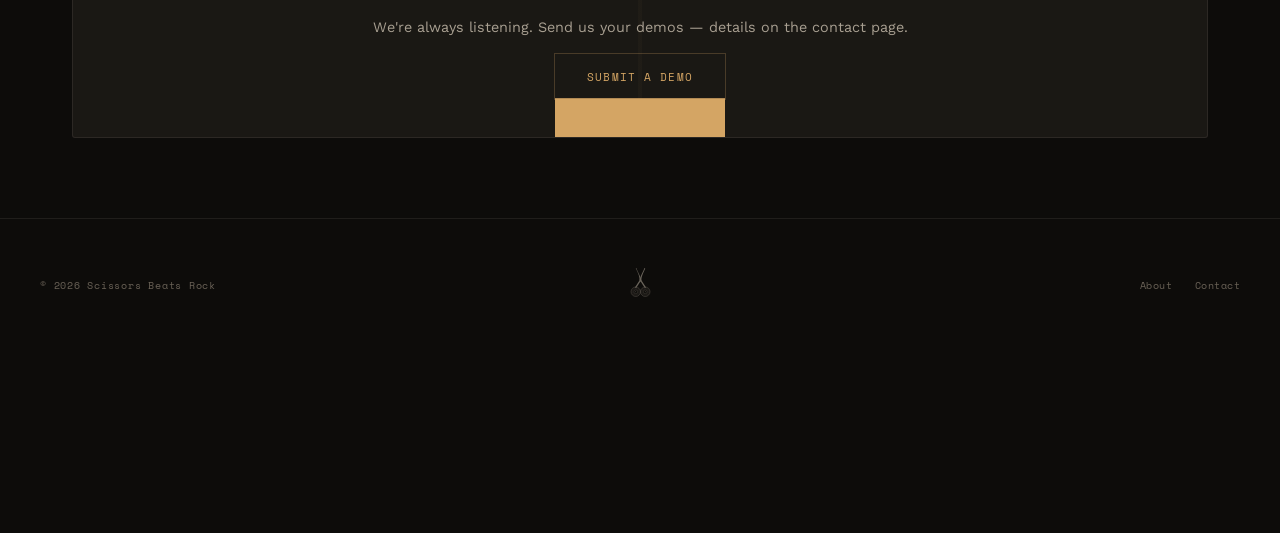
<file: artists.html>
<!DOCTYPE html>
<html lang="en">
<head>
  <meta charset="UTF-8">
  <meta name="viewport" content="width=device-width, initial-scale=1.0">
  <title>Artists — Scissors Beats Rock</title>
  <meta name="description" content="The Scissors Beats Rock roster. Meet the artists shaping modern indie.">
  <link rel="stylesheet" href="css/style.css">
  <link rel="icon" href="data:image/svg+xml,<svg xmlns='http://www.w3.org/2000/svg' viewBox='0 0 100 100'><text y='.9em' font-size='90'>✂</text></svg>">
</head>
<body>

  <canvas id="grain-canvas"></canvas>
  <div class="scanlines"></div>
  <div class="vhs-tracking"></div>
  <div class="vignette"></div>
  <div id="page-transition" class="page-transition"><canvas></canvas></div>

  <nav class="nav">
    <a href="index.html" class="nav-logo"><svg class="nav-logo-mark" viewBox="0 0 200 256" aria-hidden="true"><path d="M92,110 C96,78 126,28 132,8L138,10C130,34 102,82 108,112Z" fill="currentColor"/><path d="M108,112 C104,82 74,34 68,10L62,8C70,28 98,78 92,110Z" fill="currentColor"/><circle cx="100" cy="111" r="7" fill="currentColor"/><path d="M92,117Q74,146 62,162" stroke="currentColor" stroke-width="10" stroke-linecap="round" fill="none"/><path d="M108,117Q126,146 138,162" stroke="currentColor" stroke-width="10" stroke-linecap="round" fill="none"/><circle cx="62" cy="198" r="38" stroke="currentColor" stroke-width="3" fill="none"/><circle cx="62" cy="198" r="35.5" stroke="currentColor" stroke-width="1.2" opacity=".5" fill="none"/><circle cx="62" cy="198" r="33" stroke="currentColor" stroke-width="1.2" opacity=".35" fill="none"/><circle cx="62" cy="198" r="30.5" stroke="currentColor" stroke-width="1.2" opacity=".55" fill="none"/><circle cx="62" cy="198" r="28" stroke="currentColor" stroke-width="1.2" opacity=".4" fill="none"/><circle cx="62" cy="198" r="25.5" stroke="currentColor" stroke-width="1.2" opacity=".5" fill="none"/><circle cx="62" cy="198" r="23" stroke="currentColor" stroke-width="1.2" opacity=".35" fill="none"/><circle cx="62" cy="198" r="20.5" stroke="currentColor" stroke-width="1.2" opacity=".45" fill="none"/><circle cx="62" cy="198" r="18" stroke="currentColor" stroke-width="1.2" opacity=".35" fill="none"/><circle cx="62" cy="198" r="16.5" stroke="currentColor" stroke-width="1.2" opacity=".5" fill="none"/><circle cx="62" cy="198" r="15" stroke="currentColor" stroke-width="1.8" fill="none"/><circle cx="62" cy="198" r="3.5" fill="currentColor"/><circle cx="138" cy="198" r="38" stroke="currentColor" stroke-width="3" fill="none"/><circle cx="138" cy="198" r="35.5" stroke="currentColor" stroke-width="1.2" opacity=".5" fill="none"/><circle cx="138" cy="198" r="33" stroke="currentColor" stroke-width="1.2" opacity=".35" fill="none"/><circle cx="138" cy="198" r="30.5" stroke="currentColor" stroke-width="1.2" opacity=".55" fill="none"/><circle cx="138" cy="198" r="28" stroke="currentColor" stroke-width="1.2" opacity=".4" fill="none"/><circle cx="138" cy="198" r="25.5" stroke="currentColor" stroke-width="1.2" opacity=".5" fill="none"/><circle cx="138" cy="198" r="23" stroke="currentColor" stroke-width="1.2" opacity=".35" fill="none"/><circle cx="138" cy="198" r="20.5" stroke="currentColor" stroke-width="1.2" opacity=".45" fill="none"/><circle cx="138" cy="198" r="18" stroke="currentColor" stroke-width="1.2" opacity=".35" fill="none"/><circle cx="138" cy="198" r="16.5" stroke="currentColor" stroke-width="1.2" opacity=".5" fill="none"/><circle cx="138" cy="198" r="15" stroke="currentColor" stroke-width="1.8" fill="none"/><circle cx="138" cy="198" r="3.5" fill="currentColor"/></svg> Scissors Beats Rock</a>
    <div class="nav-links">
      <a href="artists.html">Artists</a>
      <a href="releases.html">Releases</a>
      <a href="store.html">Store</a>
      <a href="news.html">News</a>
      <a href="radio.html">Radio</a>
      <a href="about.html">About</a>
      <a href="contact.html">Contact</a>
    </div>
    <button class="nav-toggle" aria-label="Menu"><span></span><span></span><span></span></button>
  </nav>
  <div class="mobile-menu">
    <a href="artists.html">Artists</a>
    <a href="releases.html">Releases</a>
    <a href="store.html">Store</a>
    <a href="news.html">News</a>
    <a href="radio.html">Radio</a>
    <a href="about.html">About</a>
    <a href="contact.html">Contact</a>
  </div>

  <header class="page-header">
    <div class="section-label">The Roster</div>
    <h1>Artists</h1>
    <p>Six acts carrying the torch for indie rock that feels something. Guitar-driven, emotionally honest, and built to last.</p>
  </header>

  <section class="section">
    <div class="artists-grid reveal-stagger">

      <div class="artist-card">
        <div class="artist-photo photo-1"></div>
        <div class="artist-info">
          <div class="artist-name">Worn Photographs</div>
          <div class="artist-genre">Slowcore / Dream Pop</div>
          <div class="artist-tags">
            <span class="tag">Portland, OR</span>
            <span class="tag">Est. 2022</span>
          </div>
        </div>
      </div>

      <div class="artist-card">
        <div class="artist-photo photo-2"></div>
        <div class="artist-info">
          <div class="artist-name">The Pale Hours</div>
          <div class="artist-genre">Post-Punk / Shoegaze</div>
          <div class="artist-tags">
            <span class="tag">Brooklyn, NY</span>
            <span class="tag">Est. 2020</span>
          </div>
        </div>
      </div>

      <div class="artist-card">
        <div class="artist-photo photo-3"></div>
        <div class="artist-info">
          <div class="artist-name">Satellite Curfew</div>
          <div class="artist-genre">Noise Pop / Indie Rock</div>
          <div class="artist-tags">
            <span class="tag">Chicago, IL</span>
            <span class="tag">Est. 2021</span>
          </div>
        </div>
      </div>

      <div class="artist-card">
        <div class="artist-photo photo-4"></div>
        <div class="artist-info">
          <div class="artist-name">Glass Patterns</div>
          <div class="artist-genre">Math Rock / Art Pop</div>
          <div class="artist-tags">
            <span class="tag">Philadelphia, PA</span>
            <span class="tag">Est. 2023</span>
          </div>
        </div>
      </div>

      <div class="artist-card">
        <div class="artist-photo photo-5"></div>
        <div class="artist-info">
          <div class="artist-name">Minor Delays</div>
          <div class="artist-genre">Emo Revival / Midwest Emo</div>
          <div class="artist-tags">
            <span class="tag">Columbus, OH</span>
            <span class="tag">Est. 2019</span>
          </div>
        </div>
      </div>

      <div class="artist-card">
        <div class="artist-photo photo-6"></div>
        <div class="artist-info">
          <div class="artist-name">Weathervane Hearts</div>
          <div class="artist-genre">Folk Punk / Indie Folk</div>
          <div class="artist-tags">
            <span class="tag">Portland, OR</span>
            <span class="tag">Est. 2024</span>
          </div>
        </div>
      </div>

    </div>
  </section>

  <section class="section">
    <div class="newsletter reveal">
      <h3>Want to Join the Roster?</h3>
      <p>We're always listening. Send us your demos — details on the contact page.</p>
      <div style="margin-top: 1rem;">
        <a href="contact.html" class="btn"><span>Submit a Demo</span></a>
      </div>
    </div>
  </section>

  <footer class="footer">
    <div class="footer-inner">
      <div class="footer-left">&copy; 2026 Scissors Beats Rock</div>
      <div class="footer-center"><svg class="footer-logo-mark" viewBox="0 0 200 256" aria-hidden="true"><path d="M92,110 C96,78 126,28 132,8L138,10C130,34 102,82 108,112Z" fill="currentColor"/><path d="M108,112 C104,82 74,34 68,10L62,8C70,28 98,78 92,110Z" fill="currentColor"/><circle cx="100" cy="111" r="7" fill="currentColor"/><path d="M92,117Q74,146 62,162" stroke="currentColor" stroke-width="10" stroke-linecap="round" fill="none"/><path d="M108,117Q126,146 138,162" stroke="currentColor" stroke-width="10" stroke-linecap="round" fill="none"/><circle cx="62" cy="198" r="38" stroke="currentColor" stroke-width="3" fill="none"/><circle cx="62" cy="198" r="35.5" stroke="currentColor" stroke-width="1.2" opacity=".5" fill="none"/><circle cx="62" cy="198" r="33" stroke="currentColor" stroke-width="1.2" opacity=".35" fill="none"/><circle cx="62" cy="198" r="30.5" stroke="currentColor" stroke-width="1.2" opacity=".55" fill="none"/><circle cx="62" cy="198" r="28" stroke="currentColor" stroke-width="1.2" opacity=".4" fill="none"/><circle cx="62" cy="198" r="25.5" stroke="currentColor" stroke-width="1.2" opacity=".5" fill="none"/><circle cx="62" cy="198" r="23" stroke="currentColor" stroke-width="1.2" opacity=".35" fill="none"/><circle cx="62" cy="198" r="20.5" stroke="currentColor" stroke-width="1.2" opacity=".45" fill="none"/><circle cx="62" cy="198" r="18" stroke="currentColor" stroke-width="1.2" opacity=".35" fill="none"/><circle cx="62" cy="198" r="16.5" stroke="currentColor" stroke-width="1.2" opacity=".5" fill="none"/><circle cx="62" cy="198" r="15" stroke="currentColor" stroke-width="1.8" fill="none"/><circle cx="62" cy="198" r="3.5" fill="currentColor"/><circle cx="138" cy="198" r="38" stroke="currentColor" stroke-width="3" fill="none"/><circle cx="138" cy="198" r="35.5" stroke="currentColor" stroke-width="1.2" opacity=".5" fill="none"/><circle cx="138" cy="198" r="33" stroke="currentColor" stroke-width="1.2" opacity=".35" fill="none"/><circle cx="138" cy="198" r="30.5" stroke="currentColor" stroke-width="1.2" opacity=".55" fill="none"/><circle cx="138" cy="198" r="28" stroke="currentColor" stroke-width="1.2" opacity=".4" fill="none"/><circle cx="138" cy="198" r="25.5" stroke="currentColor" stroke-width="1.2" opacity=".5" fill="none"/><circle cx="138" cy="198" r="23" stroke="currentColor" stroke-width="1.2" opacity=".35" fill="none"/><circle cx="138" cy="198" r="20.5" stroke="currentColor" stroke-width="1.2" opacity=".45" fill="none"/><circle cx="138" cy="198" r="18" stroke="currentColor" stroke-width="1.2" opacity=".35" fill="none"/><circle cx="138" cy="198" r="16.5" stroke="currentColor" stroke-width="1.2" opacity=".5" fill="none"/><circle cx="138" cy="198" r="15" stroke="currentColor" stroke-width="1.8" fill="none"/><circle cx="138" cy="198" r="3.5" fill="currentColor"/></svg></div>
      <div class="footer-right">
        <a href="about.html">About</a>
        <a href="contact.html">Contact</a>
      </div>
    </div>
  </footer>

  <div class="tape-player">
    <div class="tape-visual">
      <div class="tape-label">
        <div class="tape-reel"></div>
        <div class="tape-strip"></div>
        <div class="tape-reel"></div>
      </div>
    </div>
    <div class="player-center">
      <div class="player-track-info">
        <span class="player-artist">Worn Photographs</span>
        <span class="player-track">Developing Slowly</span>
      </div>
      <div class="player-progress-wrap">
        <span class="player-time player-time-current">0:00</span>
        <div class="player-progress"><div class="player-progress-fill"></div></div>
        <span class="player-time player-time-total">4:23</span>
      </div>
    </div>
    <div class="player-controls">
      <button class="player-btn player-btn-prev" aria-label="Previous">
        <svg viewBox="0 0 24 24"><polygon points="19,20 9,12 19,4"/><rect x="5" y="4" width="2" height="16"/></svg>
      </button>
      <button class="player-btn player-btn-play" aria-label="Play">
        <svg viewBox="0 0 24 24"><polygon points="5,3 19,12 5,21"/></svg>
      </button>
      <button class="player-btn player-btn-next" aria-label="Next">
        <svg viewBox="0 0 24 24"><polygon points="5,4 15,12 5,20"/><rect x="17" y="4" width="2" height="16"/></svg>
      </button>
      <div class="player-volume">
        <button class="player-btn" aria-label="Volume">
          <svg viewBox="0 0 24 24"><path d="M3 9v6h4l5 5V4L7 9H3zm13.5 3c0-1.77-1.02-3.29-2.5-4.03v8.05c1.48-.73 2.5-2.25 2.5-4.02z"/></svg>
        </button>
        <div class="volume-slider"><div class="volume-fill"></div></div>
      </div>
    </div>
  </div>

  <script src="js/main.js"></script>
</body>
</html>
</file>
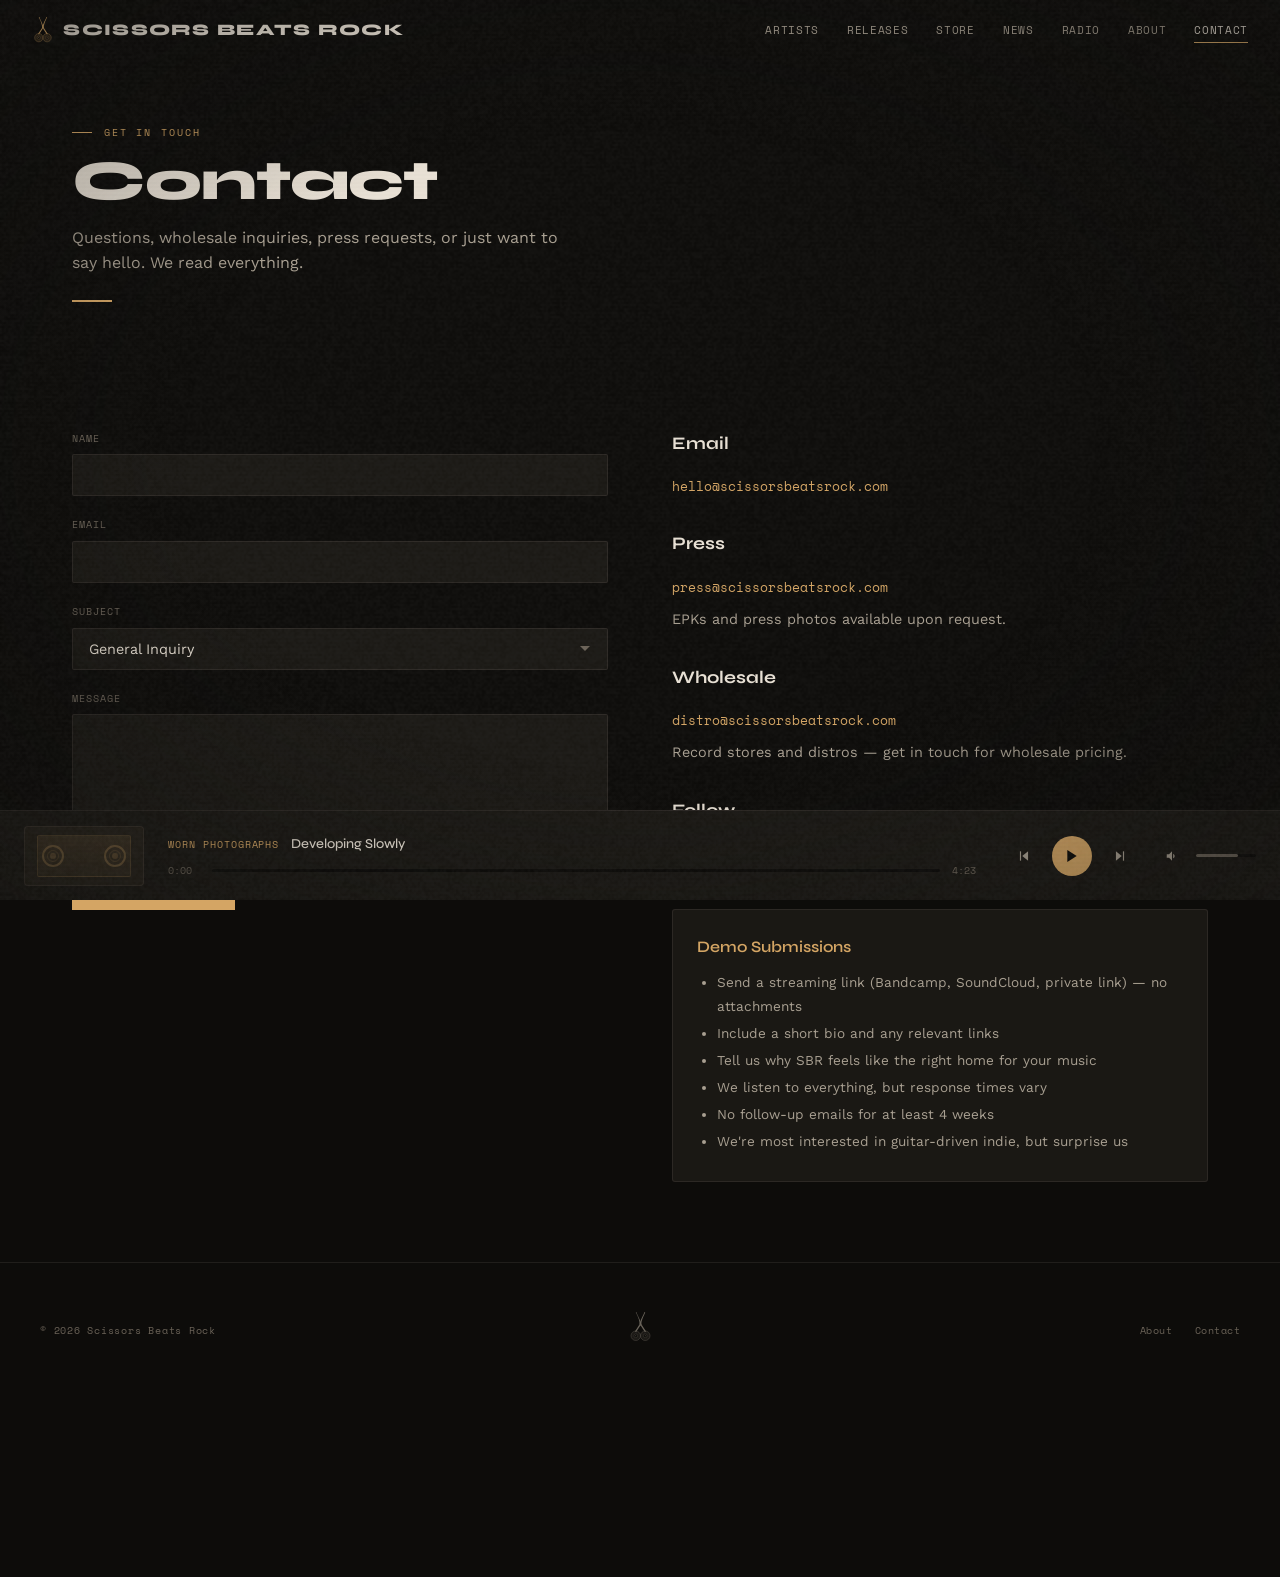
<file: contact.html>
<!DOCTYPE html>
<html lang="en">
<head>
  <meta charset="UTF-8">
  <meta name="viewport" content="width=device-width, initial-scale=1.0">
  <title>Contact — Scissors Beats Rock</title>
  <meta name="description" content="Get in touch with Scissors Beats Rock. General inquiries, demo submissions, press, and wholesale.">
  <link rel="stylesheet" href="css/style.css">
  <link rel="icon" href="data:image/svg+xml,<svg xmlns='http://www.w3.org/2000/svg' viewBox='0 0 100 100'><text y='.9em' font-size='90'>✂</text></svg>">
</head>
<body>

  <canvas id="grain-canvas"></canvas>
  <div class="scanlines"></div>
  <div class="vhs-tracking"></div>
  <div class="vignette"></div>
  <div id="page-transition" class="page-transition"><canvas></canvas></div>

  <nav class="nav">
    <a href="index.html" class="nav-logo"><svg class="nav-logo-mark" viewBox="0 0 200 256" aria-hidden="true"><path d="M92,110 C96,78 126,28 132,8L138,10C130,34 102,82 108,112Z" fill="currentColor"/><path d="M108,112 C104,82 74,34 68,10L62,8C70,28 98,78 92,110Z" fill="currentColor"/><circle cx="100" cy="111" r="7" fill="currentColor"/><path d="M92,117Q74,146 62,162" stroke="currentColor" stroke-width="10" stroke-linecap="round" fill="none"/><path d="M108,117Q126,146 138,162" stroke="currentColor" stroke-width="10" stroke-linecap="round" fill="none"/><circle cx="62" cy="198" r="38" stroke="currentColor" stroke-width="3" fill="none"/><circle cx="62" cy="198" r="35.5" stroke="currentColor" stroke-width="1.2" opacity=".5" fill="none"/><circle cx="62" cy="198" r="33" stroke="currentColor" stroke-width="1.2" opacity=".35" fill="none"/><circle cx="62" cy="198" r="30.5" stroke="currentColor" stroke-width="1.2" opacity=".55" fill="none"/><circle cx="62" cy="198" r="28" stroke="currentColor" stroke-width="1.2" opacity=".4" fill="none"/><circle cx="62" cy="198" r="25.5" stroke="currentColor" stroke-width="1.2" opacity=".5" fill="none"/><circle cx="62" cy="198" r="23" stroke="currentColor" stroke-width="1.2" opacity=".35" fill="none"/><circle cx="62" cy="198" r="20.5" stroke="currentColor" stroke-width="1.2" opacity=".45" fill="none"/><circle cx="62" cy="198" r="18" stroke="currentColor" stroke-width="1.2" opacity=".35" fill="none"/><circle cx="62" cy="198" r="16.5" stroke="currentColor" stroke-width="1.2" opacity=".5" fill="none"/><circle cx="62" cy="198" r="15" stroke="currentColor" stroke-width="1.8" fill="none"/><circle cx="62" cy="198" r="3.5" fill="currentColor"/><circle cx="138" cy="198" r="38" stroke="currentColor" stroke-width="3" fill="none"/><circle cx="138" cy="198" r="35.5" stroke="currentColor" stroke-width="1.2" opacity=".5" fill="none"/><circle cx="138" cy="198" r="33" stroke="currentColor" stroke-width="1.2" opacity=".35" fill="none"/><circle cx="138" cy="198" r="30.5" stroke="currentColor" stroke-width="1.2" opacity=".55" fill="none"/><circle cx="138" cy="198" r="28" stroke="currentColor" stroke-width="1.2" opacity=".4" fill="none"/><circle cx="138" cy="198" r="25.5" stroke="currentColor" stroke-width="1.2" opacity=".5" fill="none"/><circle cx="138" cy="198" r="23" stroke="currentColor" stroke-width="1.2" opacity=".35" fill="none"/><circle cx="138" cy="198" r="20.5" stroke="currentColor" stroke-width="1.2" opacity=".45" fill="none"/><circle cx="138" cy="198" r="18" stroke="currentColor" stroke-width="1.2" opacity=".35" fill="none"/><circle cx="138" cy="198" r="16.5" stroke="currentColor" stroke-width="1.2" opacity=".5" fill="none"/><circle cx="138" cy="198" r="15" stroke="currentColor" stroke-width="1.8" fill="none"/><circle cx="138" cy="198" r="3.5" fill="currentColor"/></svg> Scissors Beats Rock</a>
    <div class="nav-links">
      <a href="artists.html">Artists</a>
      <a href="releases.html">Releases</a>
      <a href="store.html">Store</a>
      <a href="news.html">News</a>
      <a href="radio.html">Radio</a>
      <a href="about.html">About</a>
      <a href="contact.html">Contact</a>
    </div>
    <button class="nav-toggle" aria-label="Menu"><span></span><span></span><span></span></button>
  </nav>
  <div class="mobile-menu">
    <a href="artists.html">Artists</a>
    <a href="releases.html">Releases</a>
    <a href="store.html">Store</a>
    <a href="news.html">News</a>
    <a href="radio.html">Radio</a>
    <a href="about.html">About</a>
    <a href="contact.html">Contact</a>
  </div>

  <header class="page-header">
    <div class="section-label">Get in Touch</div>
    <h1>Contact</h1>
    <p>Questions, wholesale inquiries, press requests, or just want to say hello. We read everything.</p>
  </header>

  <section class="section">
    <div class="contact-grid reveal">
      <form class="contact-form">
        <div class="form-group">
          <label for="name">Name</label>
          <input type="text" id="name" name="name" required>
        </div>
        <div class="form-group">
          <label for="email">Email</label>
          <input type="email" id="email" name="email" required>
        </div>
        <div class="form-group">
          <label for="subject">Subject</label>
          <select id="subject" name="subject">
            <option value="general">General Inquiry</option>
            <option value="press">Press / Media</option>
            <option value="wholesale">Wholesale / Distribution</option>
            <option value="booking">Booking</option>
            <option value="demo">Demo Submission</option>
            <option value="other">Other</option>
          </select>
        </div>
        <div class="form-group">
          <label for="message">Message</label>
          <textarea id="message" name="message" rows="6" required></textarea>
        </div>
        <button type="submit" class="btn btn-solid" style="align-self: flex-start;"><span>Send Message</span></button>
      </form>

      <div class="contact-info">
        <h3>Email</h3>
        <p><a href="mailto:hello@scissorsbeatsrock.com">hello@scissorsbeatsrock.com</a></p>

        <h3>Press</h3>
        <p><a href="mailto:press@scissorsbeatsrock.com">press@scissorsbeatsrock.com</a></p>
        <p>EPKs and press photos available upon request.</p>

        <h3>Wholesale</h3>
        <p><a href="mailto:distro@scissorsbeatsrock.com">distro@scissorsbeatsrock.com</a></p>
        <p>Record stores and distros — get in touch for wholesale pricing.</p>

        <h3>Follow</h3>
        <div class="social-links">
          <a href="#" class="social-link" aria-label="Instagram">
            <svg viewBox="0 0 24 24"><path d="M12 2.163c3.204 0 3.584.012 4.85.07 3.252.148 4.771 1.691 4.919 4.919.058 1.265.069 1.645.069 4.849 0 3.205-.012 3.584-.069 4.849-.149 3.225-1.664 4.771-4.919 4.919-1.266.058-1.644.07-4.85.07-3.204 0-3.584-.012-4.849-.07-3.26-.149-4.771-1.699-4.919-4.92-.058-1.265-.07-1.644-.07-4.849 0-3.204.013-3.583.07-4.849.149-3.227 1.664-4.771 4.919-4.919 1.266-.057 1.645-.069 4.849-.069zm0-2.163c-3.259 0-3.667.014-4.947.072-4.358.2-6.78 2.618-6.98 6.98-.059 1.281-.073 1.689-.073 4.948 0 3.259.014 3.668.072 4.948.2 4.358 2.618 6.78 6.98 6.98 1.281.058 1.689.072 4.948.072 3.259 0 3.668-.014 4.948-.072 4.354-.2 6.782-2.618 6.979-6.98.059-1.28.073-1.689.073-4.948 0-3.259-.014-3.667-.072-4.947-.196-4.354-2.617-6.78-6.979-6.98-1.281-.059-1.69-.073-4.949-.073zm0 5.838c-3.403 0-6.162 2.759-6.162 6.162s2.759 6.163 6.162 6.163 6.162-2.759 6.162-6.163c0-3.403-2.759-6.162-6.162-6.162zm0 10.162c-2.209 0-4-1.79-4-4 0-2.209 1.791-4 4-4s4 1.791 4 4c0 2.21-1.791 4-4 4zm6.406-11.845c-.796 0-1.441.645-1.441 1.44s.645 1.44 1.441 1.44c.795 0 1.439-.645 1.439-1.44s-.644-1.44-1.439-1.44z"/></svg>
          </a>
          <a href="#" class="social-link" aria-label="Twitter">
            <svg viewBox="0 0 24 24"><path d="M18.244 2.25h3.308l-7.227 8.26 8.502 11.24H16.17l-5.214-6.817L4.99 21.75H1.68l7.73-8.835L1.254 2.25H8.08l4.713 6.231zm-1.161 17.52h1.833L7.084 4.126H5.117z"/></svg>
          </a>
          <a href="#" class="social-link" aria-label="Bandcamp">
            <svg viewBox="0 0 24 24"><path d="M0 18.75l7.437-13.5H24l-7.438 13.5z"/></svg>
          </a>
          <a href="#" class="social-link" aria-label="Spotify">
            <svg viewBox="0 0 24 24"><path d="M12 0C5.4 0 0 5.4 0 12s5.4 12 12 12 12-5.4 12-12S18.66 0 12 0zm5.521 17.34c-.24.359-.66.48-1.021.24-2.82-1.74-6.36-2.101-10.561-1.141-.418.122-.779-.179-.899-.539-.12-.421.18-.78.54-.9 4.56-1.021 8.52-.6 11.64 1.32.42.18.479.659.301 1.02zm1.44-3.3c-.301.42-.841.6-1.262.3-3.239-1.98-8.159-2.58-11.939-1.38-.479.12-1.02-.12-1.14-.6-.12-.48.12-1.021.6-1.141C9.6 9.9 15 10.561 18.72 12.84c.361.181.54.78.241 1.2zm.12-3.36C15.24 8.4 8.82 8.16 5.16 9.301c-.6.179-1.2-.181-1.38-.721-.18-.601.18-1.2.72-1.381 4.26-1.26 11.28-1.02 15.721 1.621.539.3.719 1.02.419 1.56-.299.421-1.02.599-1.559.3z"/></svg>
          </a>
        </div>

        <div class="demo-guidelines">
          <h4>Demo Submissions</h4>
          <ul>
            <li>Send a streaming link (Bandcamp, SoundCloud, private link) — no attachments</li>
            <li>Include a short bio and any relevant links</li>
            <li>Tell us why SBR feels like the right home for your music</li>
            <li>We listen to everything, but response times vary</li>
            <li>No follow-up emails for at least 4 weeks</li>
            <li>We're most interested in guitar-driven indie, but surprise us</li>
          </ul>
        </div>
      </div>
    </div>
  </section>

  <footer class="footer">
    <div class="footer-inner">
      <div class="footer-left">&copy; 2026 Scissors Beats Rock</div>
      <div class="footer-center"><svg class="footer-logo-mark" viewBox="0 0 200 256" aria-hidden="true"><path d="M92,110 C96,78 126,28 132,8L138,10C130,34 102,82 108,112Z" fill="currentColor"/><path d="M108,112 C104,82 74,34 68,10L62,8C70,28 98,78 92,110Z" fill="currentColor"/><circle cx="100" cy="111" r="7" fill="currentColor"/><path d="M92,117Q74,146 62,162" stroke="currentColor" stroke-width="10" stroke-linecap="round" fill="none"/><path d="M108,117Q126,146 138,162" stroke="currentColor" stroke-width="10" stroke-linecap="round" fill="none"/><circle cx="62" cy="198" r="38" stroke="currentColor" stroke-width="3" fill="none"/><circle cx="62" cy="198" r="35.5" stroke="currentColor" stroke-width="1.2" opacity=".5" fill="none"/><circle cx="62" cy="198" r="33" stroke="currentColor" stroke-width="1.2" opacity=".35" fill="none"/><circle cx="62" cy="198" r="30.5" stroke="currentColor" stroke-width="1.2" opacity=".55" fill="none"/><circle cx="62" cy="198" r="28" stroke="currentColor" stroke-width="1.2" opacity=".4" fill="none"/><circle cx="62" cy="198" r="25.5" stroke="currentColor" stroke-width="1.2" opacity=".5" fill="none"/><circle cx="62" cy="198" r="23" stroke="currentColor" stroke-width="1.2" opacity=".35" fill="none"/><circle cx="62" cy="198" r="20.5" stroke="currentColor" stroke-width="1.2" opacity=".45" fill="none"/><circle cx="62" cy="198" r="18" stroke="currentColor" stroke-width="1.2" opacity=".35" fill="none"/><circle cx="62" cy="198" r="16.5" stroke="currentColor" stroke-width="1.2" opacity=".5" fill="none"/><circle cx="62" cy="198" r="15" stroke="currentColor" stroke-width="1.8" fill="none"/><circle cx="62" cy="198" r="3.5" fill="currentColor"/><circle cx="138" cy="198" r="38" stroke="currentColor" stroke-width="3" fill="none"/><circle cx="138" cy="198" r="35.5" stroke="currentColor" stroke-width="1.2" opacity=".5" fill="none"/><circle cx="138" cy="198" r="33" stroke="currentColor" stroke-width="1.2" opacity=".35" fill="none"/><circle cx="138" cy="198" r="30.5" stroke="currentColor" stroke-width="1.2" opacity=".55" fill="none"/><circle cx="138" cy="198" r="28" stroke="currentColor" stroke-width="1.2" opacity=".4" fill="none"/><circle cx="138" cy="198" r="25.5" stroke="currentColor" stroke-width="1.2" opacity=".5" fill="none"/><circle cx="138" cy="198" r="23" stroke="currentColor" stroke-width="1.2" opacity=".35" fill="none"/><circle cx="138" cy="198" r="20.5" stroke="currentColor" stroke-width="1.2" opacity=".45" fill="none"/><circle cx="138" cy="198" r="18" stroke="currentColor" stroke-width="1.2" opacity=".35" fill="none"/><circle cx="138" cy="198" r="16.5" stroke="currentColor" stroke-width="1.2" opacity=".5" fill="none"/><circle cx="138" cy="198" r="15" stroke="currentColor" stroke-width="1.8" fill="none"/><circle cx="138" cy="198" r="3.5" fill="currentColor"/></svg></div>
      <div class="footer-right">
        <a href="about.html">About</a>
        <a href="contact.html">Contact</a>
      </div>
    </div>
  </footer>

  <div class="tape-player">
    <div class="tape-visual">
      <div class="tape-label">
        <div class="tape-reel"></div>
        <div class="tape-strip"></div>
        <div class="tape-reel"></div>
      </div>
    </div>
    <div class="player-center">
      <div class="player-track-info">
        <span class="player-artist">Worn Photographs</span>
        <span class="player-track">Developing Slowly</span>
      </div>
      <div class="player-progress-wrap">
        <span class="player-time player-time-current">0:00</span>
        <div class="player-progress"><div class="player-progress-fill"></div></div>
        <span class="player-time player-time-total">4:23</span>
      </div>
    </div>
    <div class="player-controls">
      <button class="player-btn player-btn-prev" aria-label="Previous"><svg viewBox="0 0 24 24"><polygon points="19,20 9,12 19,4"/><rect x="5" y="4" width="2" height="16"/></svg></button>
      <button class="player-btn player-btn-play" aria-label="Play"><svg viewBox="0 0 24 24"><polygon points="5,3 19,12 5,21"/></svg></button>
      <button class="player-btn player-btn-next" aria-label="Next"><svg viewBox="0 0 24 24"><polygon points="5,4 15,12 5,20"/><rect x="17" y="4" width="2" height="16"/></svg></button>
      <div class="player-volume">
        <button class="player-btn" aria-label="Volume"><svg viewBox="0 0 24 24"><path d="M3 9v6h4l5 5V4L7 9H3zm13.5 3c0-1.77-1.02-3.29-2.5-4.03v8.05c1.48-.73 2.5-2.25 2.5-4.02z"/></svg></button>
        <div class="volume-slider"><div class="volume-fill"></div></div>
      </div>
    </div>
  </div>

  <script src="js/main.js"></script>
</body>
</html>
</file>
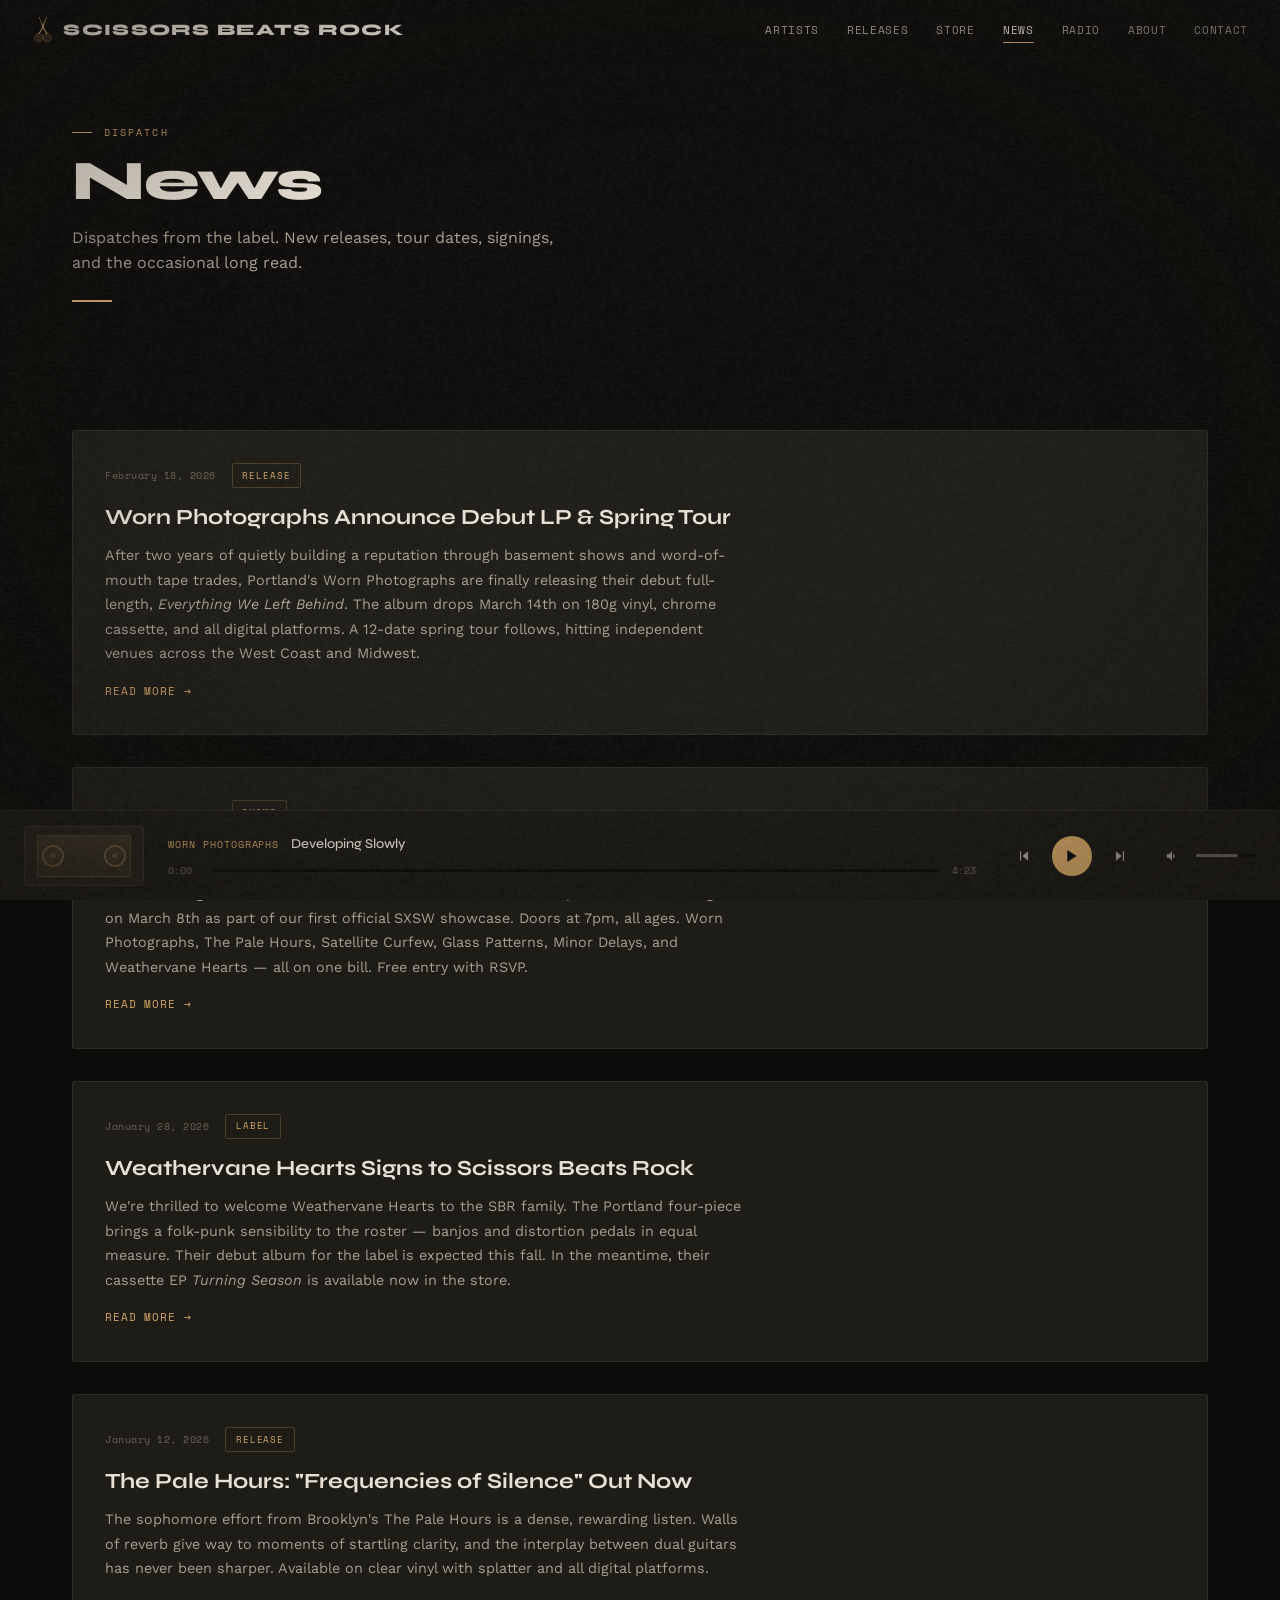
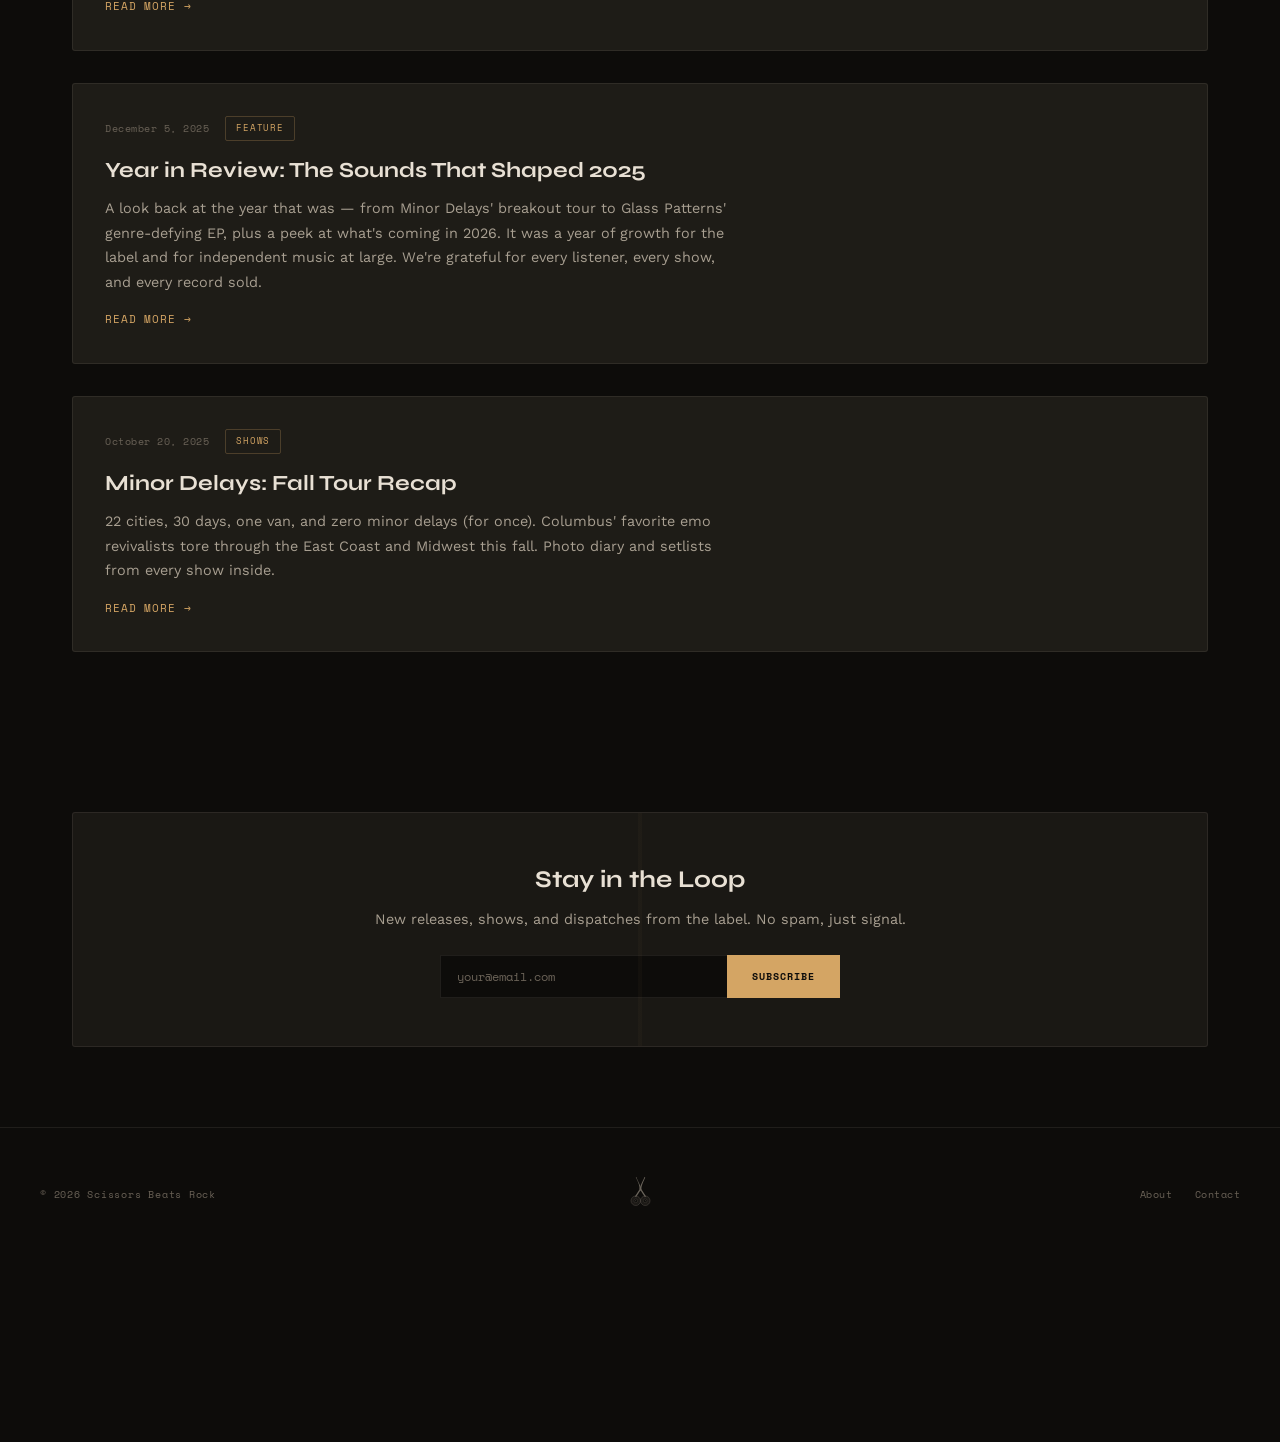
<file: news.html>
<!DOCTYPE html>
<html lang="en">
<head>
  <meta charset="UTF-8">
  <meta name="viewport" content="width=device-width, initial-scale=1.0">
  <title>News — Scissors Beats Rock</title>
  <meta name="description" content="News and dispatches from Scissors Beats Rock. New releases, shows, and label updates.">
  <link rel="stylesheet" href="css/style.css">
  <link rel="icon" href="data:image/svg+xml,<svg xmlns='http://www.w3.org/2000/svg' viewBox='0 0 100 100'><text y='.9em' font-size='90'>✂</text></svg>">
</head>
<body>

  <canvas id="grain-canvas"></canvas>
  <div class="scanlines"></div>
  <div class="vhs-tracking"></div>
  <div class="vignette"></div>
  <div id="page-transition" class="page-transition"><canvas></canvas></div>

  <nav class="nav">
    <a href="index.html" class="nav-logo"><svg class="nav-logo-mark" viewBox="0 0 200 256" aria-hidden="true"><path d="M92,110 C96,78 126,28 132,8L138,10C130,34 102,82 108,112Z" fill="currentColor"/><path d="M108,112 C104,82 74,34 68,10L62,8C70,28 98,78 92,110Z" fill="currentColor"/><circle cx="100" cy="111" r="7" fill="currentColor"/><path d="M92,117Q74,146 62,162" stroke="currentColor" stroke-width="10" stroke-linecap="round" fill="none"/><path d="M108,117Q126,146 138,162" stroke="currentColor" stroke-width="10" stroke-linecap="round" fill="none"/><circle cx="62" cy="198" r="38" stroke="currentColor" stroke-width="3" fill="none"/><circle cx="62" cy="198" r="35.5" stroke="currentColor" stroke-width="1.2" opacity=".5" fill="none"/><circle cx="62" cy="198" r="33" stroke="currentColor" stroke-width="1.2" opacity=".35" fill="none"/><circle cx="62" cy="198" r="30.5" stroke="currentColor" stroke-width="1.2" opacity=".55" fill="none"/><circle cx="62" cy="198" r="28" stroke="currentColor" stroke-width="1.2" opacity=".4" fill="none"/><circle cx="62" cy="198" r="25.5" stroke="currentColor" stroke-width="1.2" opacity=".5" fill="none"/><circle cx="62" cy="198" r="23" stroke="currentColor" stroke-width="1.2" opacity=".35" fill="none"/><circle cx="62" cy="198" r="20.5" stroke="currentColor" stroke-width="1.2" opacity=".45" fill="none"/><circle cx="62" cy="198" r="18" stroke="currentColor" stroke-width="1.2" opacity=".35" fill="none"/><circle cx="62" cy="198" r="16.5" stroke="currentColor" stroke-width="1.2" opacity=".5" fill="none"/><circle cx="62" cy="198" r="15" stroke="currentColor" stroke-width="1.8" fill="none"/><circle cx="62" cy="198" r="3.5" fill="currentColor"/><circle cx="138" cy="198" r="38" stroke="currentColor" stroke-width="3" fill="none"/><circle cx="138" cy="198" r="35.5" stroke="currentColor" stroke-width="1.2" opacity=".5" fill="none"/><circle cx="138" cy="198" r="33" stroke="currentColor" stroke-width="1.2" opacity=".35" fill="none"/><circle cx="138" cy="198" r="30.5" stroke="currentColor" stroke-width="1.2" opacity=".55" fill="none"/><circle cx="138" cy="198" r="28" stroke="currentColor" stroke-width="1.2" opacity=".4" fill="none"/><circle cx="138" cy="198" r="25.5" stroke="currentColor" stroke-width="1.2" opacity=".5" fill="none"/><circle cx="138" cy="198" r="23" stroke="currentColor" stroke-width="1.2" opacity=".35" fill="none"/><circle cx="138" cy="198" r="20.5" stroke="currentColor" stroke-width="1.2" opacity=".45" fill="none"/><circle cx="138" cy="198" r="18" stroke="currentColor" stroke-width="1.2" opacity=".35" fill="none"/><circle cx="138" cy="198" r="16.5" stroke="currentColor" stroke-width="1.2" opacity=".5" fill="none"/><circle cx="138" cy="198" r="15" stroke="currentColor" stroke-width="1.8" fill="none"/><circle cx="138" cy="198" r="3.5" fill="currentColor"/></svg> Scissors Beats Rock</a>
    <div class="nav-links">
      <a href="artists.html">Artists</a>
      <a href="releases.html">Releases</a>
      <a href="store.html">Store</a>
      <a href="news.html">News</a>
      <a href="radio.html">Radio</a>
      <a href="about.html">About</a>
      <a href="contact.html">Contact</a>
    </div>
    <button class="nav-toggle" aria-label="Menu"><span></span><span></span><span></span></button>
  </nav>
  <div class="mobile-menu">
    <a href="artists.html">Artists</a>
    <a href="releases.html">Releases</a>
    <a href="store.html">Store</a>
    <a href="news.html">News</a>
    <a href="radio.html">Radio</a>
    <a href="about.html">About</a>
    <a href="contact.html">Contact</a>
  </div>

  <header class="page-header">
    <div class="section-label">Dispatch</div>
    <h1>News</h1>
    <p>Dispatches from the label. New releases, tour dates, signings, and the occasional long read.</p>
  </header>

  <section class="section">
    <div class="blog-posts">

      <article class="blog-post reveal">
        <div class="blog-post-header">
          <span class="blog-post-date">February 18, 2026</span>
          <span class="news-category">Release</span>
        </div>
        <h2>Worn Photographs Announce Debut LP &amp; Spring Tour</h2>
        <p>
          After two years of quietly building a reputation through basement shows and word-of-mouth tape trades,
          Portland's Worn Photographs are finally releasing their debut full-length, <em>Everything We Left Behind</em>.
          The album drops March 14th on 180g vinyl, chrome cassette, and all digital platforms. A 12-date spring tour
          follows, hitting independent venues across the West Coast and Midwest.
        </p>
        <span class="read-more">Read More</span>
      </article>

      <article class="blog-post reveal">
        <div class="blog-post-header">
          <span class="blog-post-date">February 10, 2026</span>
          <span class="news-category">Shows</span>
        </div>
        <h2>SBR Showcase at SXSW 2026</h2>
        <p>
          We're heading to Austin. The full Scissors Beats Rock roster will perform at Hotel Vegas on March 8th
          as part of our first official SXSW showcase. Doors at 7pm, all ages. Worn Photographs, The Pale Hours,
          Satellite Curfew, Glass Patterns, Minor Delays, and Weathervane Hearts — all on one bill. Free entry with RSVP.
        </p>
        <span class="read-more">Read More</span>
      </article>

      <article class="blog-post reveal">
        <div class="blog-post-header">
          <span class="blog-post-date">January 28, 2026</span>
          <span class="news-category">Label</span>
        </div>
        <h2>Weathervane Hearts Signs to Scissors Beats Rock</h2>
        <p>
          We're thrilled to welcome Weathervane Hearts to the SBR family. The Portland four-piece brings a
          folk-punk sensibility to the roster — banjos and distortion pedals in equal measure. Their debut album
          for the label is expected this fall. In the meantime, their cassette EP <em>Turning Season</em> is
          available now in the store.
        </p>
        <span class="read-more">Read More</span>
      </article>

      <article class="blog-post reveal">
        <div class="blog-post-header">
          <span class="blog-post-date">January 12, 2026</span>
          <span class="news-category">Release</span>
        </div>
        <h2>The Pale Hours: "Frequencies of Silence" Out Now</h2>
        <p>
          The sophomore effort from Brooklyn's The Pale Hours is a dense, rewarding listen. Walls of reverb
          give way to moments of startling clarity, and the interplay between dual guitars has never been sharper.
          Available on clear vinyl with splatter and all digital platforms.
        </p>
        <span class="read-more">Read More</span>
      </article>

      <article class="blog-post reveal">
        <div class="blog-post-header">
          <span class="blog-post-date">December 5, 2025</span>
          <span class="news-category">Feature</span>
        </div>
        <h2>Year in Review: The Sounds That Shaped 2025</h2>
        <p>
          A look back at the year that was — from Minor Delays' breakout tour to Glass Patterns' genre-defying
          EP, plus a peek at what's coming in 2026. It was a year of growth for the label and for independent
          music at large. We're grateful for every listener, every show, and every record sold.
        </p>
        <span class="read-more">Read More</span>
      </article>

      <article class="blog-post reveal">
        <div class="blog-post-header">
          <span class="blog-post-date">October 20, 2025</span>
          <span class="news-category">Shows</span>
        </div>
        <h2>Minor Delays: Fall Tour Recap</h2>
        <p>
          22 cities, 30 days, one van, and zero minor delays (for once). Columbus' favorite emo revivalists
          tore through the East Coast and Midwest this fall. Photo diary and setlists from every show inside.
        </p>
        <span class="read-more">Read More</span>
      </article>

    </div>
  </section>

  <section class="section">
    <div class="newsletter reveal">
      <h3>Stay in the Loop</h3>
      <p>New releases, shows, and dispatches from the label. No spam, just signal.</p>
      <form class="newsletter-form">
        <input type="email" placeholder="your@email.com" required>
        <button type="submit">Subscribe</button>
      </form>
    </div>
  </section>

  <footer class="footer">
    <div class="footer-inner">
      <div class="footer-left">&copy; 2026 Scissors Beats Rock</div>
      <div class="footer-center"><svg class="footer-logo-mark" viewBox="0 0 200 256" aria-hidden="true"><path d="M92,110 C96,78 126,28 132,8L138,10C130,34 102,82 108,112Z" fill="currentColor"/><path d="M108,112 C104,82 74,34 68,10L62,8C70,28 98,78 92,110Z" fill="currentColor"/><circle cx="100" cy="111" r="7" fill="currentColor"/><path d="M92,117Q74,146 62,162" stroke="currentColor" stroke-width="10" stroke-linecap="round" fill="none"/><path d="M108,117Q126,146 138,162" stroke="currentColor" stroke-width="10" stroke-linecap="round" fill="none"/><circle cx="62" cy="198" r="38" stroke="currentColor" stroke-width="3" fill="none"/><circle cx="62" cy="198" r="35.5" stroke="currentColor" stroke-width="1.2" opacity=".5" fill="none"/><circle cx="62" cy="198" r="33" stroke="currentColor" stroke-width="1.2" opacity=".35" fill="none"/><circle cx="62" cy="198" r="30.5" stroke="currentColor" stroke-width="1.2" opacity=".55" fill="none"/><circle cx="62" cy="198" r="28" stroke="currentColor" stroke-width="1.2" opacity=".4" fill="none"/><circle cx="62" cy="198" r="25.5" stroke="currentColor" stroke-width="1.2" opacity=".5" fill="none"/><circle cx="62" cy="198" r="23" stroke="currentColor" stroke-width="1.2" opacity=".35" fill="none"/><circle cx="62" cy="198" r="20.5" stroke="currentColor" stroke-width="1.2" opacity=".45" fill="none"/><circle cx="62" cy="198" r="18" stroke="currentColor" stroke-width="1.2" opacity=".35" fill="none"/><circle cx="62" cy="198" r="16.5" stroke="currentColor" stroke-width="1.2" opacity=".5" fill="none"/><circle cx="62" cy="198" r="15" stroke="currentColor" stroke-width="1.8" fill="none"/><circle cx="62" cy="198" r="3.5" fill="currentColor"/><circle cx="138" cy="198" r="38" stroke="currentColor" stroke-width="3" fill="none"/><circle cx="138" cy="198" r="35.5" stroke="currentColor" stroke-width="1.2" opacity=".5" fill="none"/><circle cx="138" cy="198" r="33" stroke="currentColor" stroke-width="1.2" opacity=".35" fill="none"/><circle cx="138" cy="198" r="30.5" stroke="currentColor" stroke-width="1.2" opacity=".55" fill="none"/><circle cx="138" cy="198" r="28" stroke="currentColor" stroke-width="1.2" opacity=".4" fill="none"/><circle cx="138" cy="198" r="25.5" stroke="currentColor" stroke-width="1.2" opacity=".5" fill="none"/><circle cx="138" cy="198" r="23" stroke="currentColor" stroke-width="1.2" opacity=".35" fill="none"/><circle cx="138" cy="198" r="20.5" stroke="currentColor" stroke-width="1.2" opacity=".45" fill="none"/><circle cx="138" cy="198" r="18" stroke="currentColor" stroke-width="1.2" opacity=".35" fill="none"/><circle cx="138" cy="198" r="16.5" stroke="currentColor" stroke-width="1.2" opacity=".5" fill="none"/><circle cx="138" cy="198" r="15" stroke="currentColor" stroke-width="1.8" fill="none"/><circle cx="138" cy="198" r="3.5" fill="currentColor"/></svg></div>
      <div class="footer-right">
        <a href="about.html">About</a>
        <a href="contact.html">Contact</a>
      </div>
    </div>
  </footer>

  <div class="tape-player">
    <div class="tape-visual">
      <div class="tape-label">
        <div class="tape-reel"></div>
        <div class="tape-strip"></div>
        <div class="tape-reel"></div>
      </div>
    </div>
    <div class="player-center">
      <div class="player-track-info">
        <span class="player-artist">Worn Photographs</span>
        <span class="player-track">Developing Slowly</span>
      </div>
      <div class="player-progress-wrap">
        <span class="player-time player-time-current">0:00</span>
        <div class="player-progress"><div class="player-progress-fill"></div></div>
        <span class="player-time player-time-total">4:23</span>
      </div>
    </div>
    <div class="player-controls">
      <button class="player-btn player-btn-prev" aria-label="Previous"><svg viewBox="0 0 24 24"><polygon points="19,20 9,12 19,4"/><rect x="5" y="4" width="2" height="16"/></svg></button>
      <button class="player-btn player-btn-play" aria-label="Play"><svg viewBox="0 0 24 24"><polygon points="5,3 19,12 5,21"/></svg></button>
      <button class="player-btn player-btn-next" aria-label="Next"><svg viewBox="0 0 24 24"><polygon points="5,4 15,12 5,20"/><rect x="17" y="4" width="2" height="16"/></svg></button>
      <div class="player-volume">
        <button class="player-btn" aria-label="Volume"><svg viewBox="0 0 24 24"><path d="M3 9v6h4l5 5V4L7 9H3zm13.5 3c0-1.77-1.02-3.29-2.5-4.03v8.05c1.48-.73 2.5-2.25 2.5-4.02z"/></svg></button>
        <div class="volume-slider"><div class="volume-fill"></div></div>
      </div>
    </div>
  </div>

  <script src="js/main.js"></script>
</body>
</html>
</file>
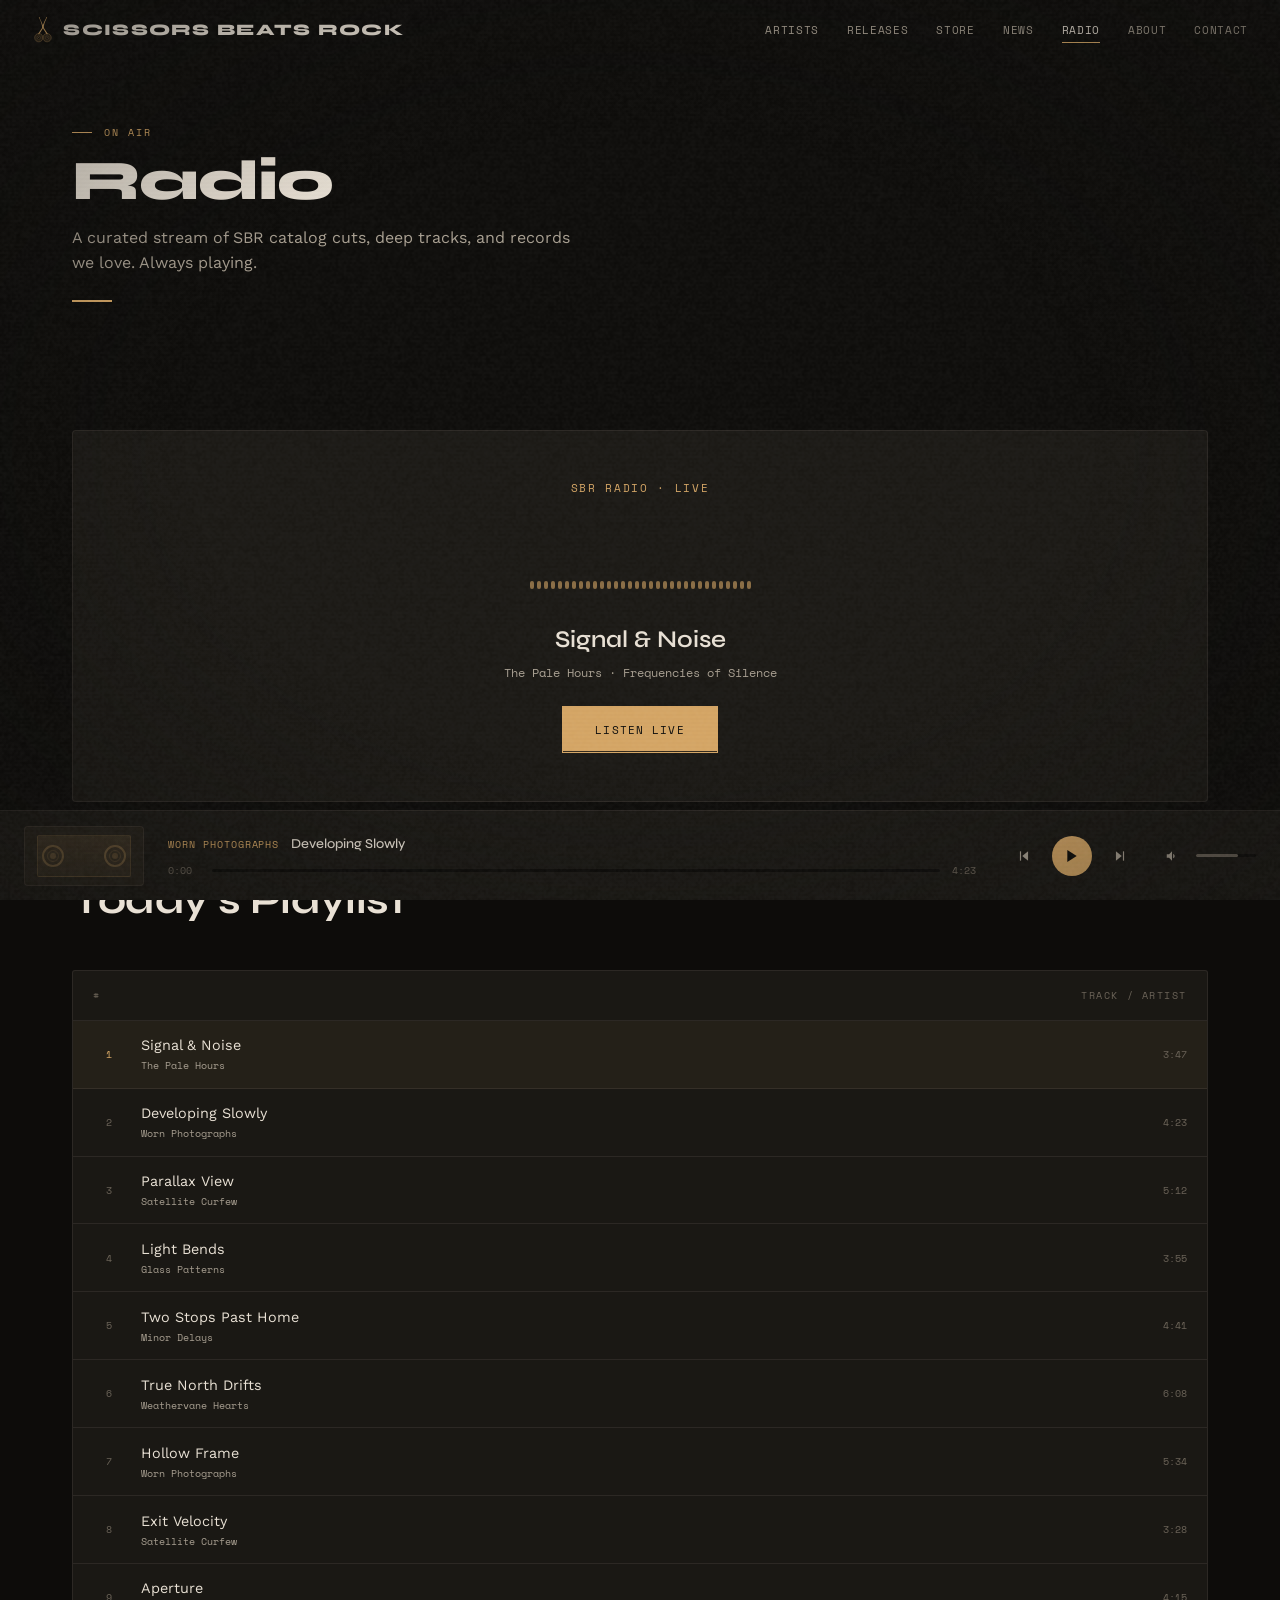
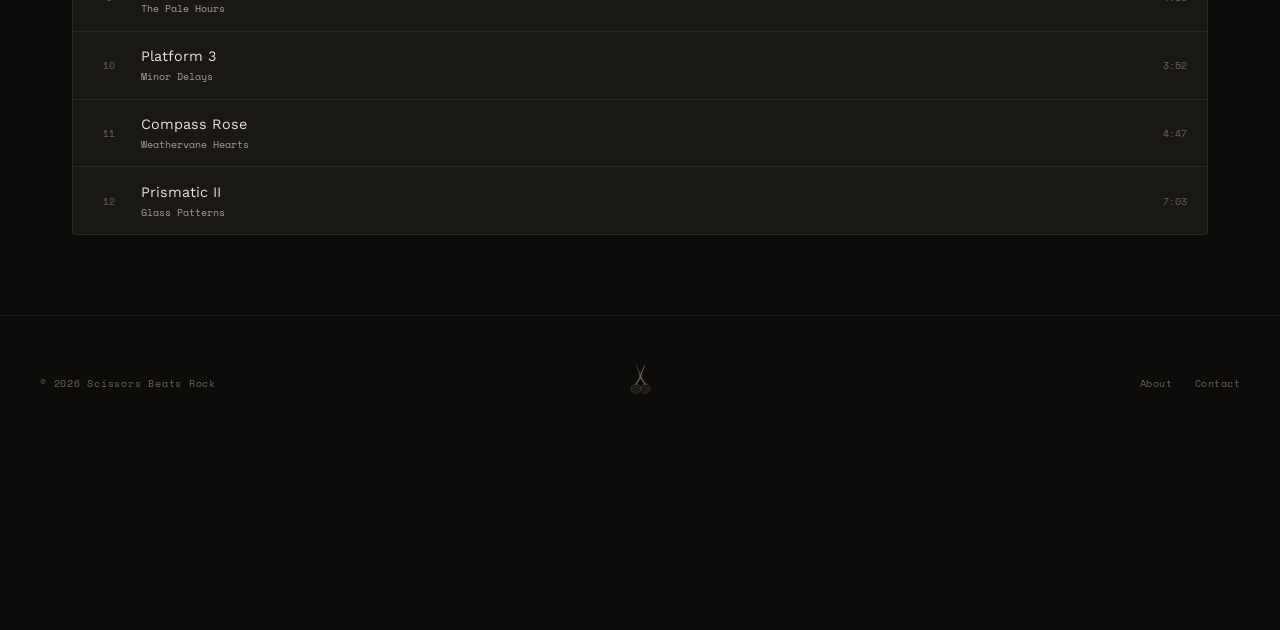
<file: radio.html>
<!DOCTYPE html>
<html lang="en">
<head>
  <meta charset="UTF-8">
  <meta name="viewport" content="width=device-width, initial-scale=1.0">
  <title>Radio — Scissors Beats Rock</title>
  <meta name="description" content="SBR Radio. Streaming selections from the Scissors Beats Rock catalog and beyond.">
  <link rel="stylesheet" href="css/style.css">
  <link rel="icon" href="data:image/svg+xml,<svg xmlns='http://www.w3.org/2000/svg' viewBox='0 0 100 100'><text y='.9em' font-size='90'>✂</text></svg>">
</head>
<body>

  <canvas id="grain-canvas"></canvas>
  <div class="scanlines"></div>
  <div class="vhs-tracking"></div>
  <div class="vignette"></div>
  <div id="page-transition" class="page-transition"><canvas></canvas></div>

  <nav class="nav">
    <a href="index.html" class="nav-logo"><svg class="nav-logo-mark" viewBox="0 0 200 256" aria-hidden="true"><path d="M92,110 C96,78 126,28 132,8L138,10C130,34 102,82 108,112Z" fill="currentColor"/><path d="M108,112 C104,82 74,34 68,10L62,8C70,28 98,78 92,110Z" fill="currentColor"/><circle cx="100" cy="111" r="7" fill="currentColor"/><path d="M92,117Q74,146 62,162" stroke="currentColor" stroke-width="10" stroke-linecap="round" fill="none"/><path d="M108,117Q126,146 138,162" stroke="currentColor" stroke-width="10" stroke-linecap="round" fill="none"/><circle cx="62" cy="198" r="38" stroke="currentColor" stroke-width="3" fill="none"/><circle cx="62" cy="198" r="35.5" stroke="currentColor" stroke-width="1.2" opacity=".5" fill="none"/><circle cx="62" cy="198" r="33" stroke="currentColor" stroke-width="1.2" opacity=".35" fill="none"/><circle cx="62" cy="198" r="30.5" stroke="currentColor" stroke-width="1.2" opacity=".55" fill="none"/><circle cx="62" cy="198" r="28" stroke="currentColor" stroke-width="1.2" opacity=".4" fill="none"/><circle cx="62" cy="198" r="25.5" stroke="currentColor" stroke-width="1.2" opacity=".5" fill="none"/><circle cx="62" cy="198" r="23" stroke="currentColor" stroke-width="1.2" opacity=".35" fill="none"/><circle cx="62" cy="198" r="20.5" stroke="currentColor" stroke-width="1.2" opacity=".45" fill="none"/><circle cx="62" cy="198" r="18" stroke="currentColor" stroke-width="1.2" opacity=".35" fill="none"/><circle cx="62" cy="198" r="16.5" stroke="currentColor" stroke-width="1.2" opacity=".5" fill="none"/><circle cx="62" cy="198" r="15" stroke="currentColor" stroke-width="1.8" fill="none"/><circle cx="62" cy="198" r="3.5" fill="currentColor"/><circle cx="138" cy="198" r="38" stroke="currentColor" stroke-width="3" fill="none"/><circle cx="138" cy="198" r="35.5" stroke="currentColor" stroke-width="1.2" opacity=".5" fill="none"/><circle cx="138" cy="198" r="33" stroke="currentColor" stroke-width="1.2" opacity=".35" fill="none"/><circle cx="138" cy="198" r="30.5" stroke="currentColor" stroke-width="1.2" opacity=".55" fill="none"/><circle cx="138" cy="198" r="28" stroke="currentColor" stroke-width="1.2" opacity=".4" fill="none"/><circle cx="138" cy="198" r="25.5" stroke="currentColor" stroke-width="1.2" opacity=".5" fill="none"/><circle cx="138" cy="198" r="23" stroke="currentColor" stroke-width="1.2" opacity=".35" fill="none"/><circle cx="138" cy="198" r="20.5" stroke="currentColor" stroke-width="1.2" opacity=".45" fill="none"/><circle cx="138" cy="198" r="18" stroke="currentColor" stroke-width="1.2" opacity=".35" fill="none"/><circle cx="138" cy="198" r="16.5" stroke="currentColor" stroke-width="1.2" opacity=".5" fill="none"/><circle cx="138" cy="198" r="15" stroke="currentColor" stroke-width="1.8" fill="none"/><circle cx="138" cy="198" r="3.5" fill="currentColor"/></svg> Scissors Beats Rock</a>
    <div class="nav-links">
      <a href="artists.html">Artists</a>
      <a href="releases.html">Releases</a>
      <a href="store.html">Store</a>
      <a href="news.html">News</a>
      <a href="radio.html">Radio</a>
      <a href="about.html">About</a>
      <a href="contact.html">Contact</a>
    </div>
    <button class="nav-toggle" aria-label="Menu"><span></span><span></span><span></span></button>
  </nav>
  <div class="mobile-menu">
    <a href="artists.html">Artists</a>
    <a href="releases.html">Releases</a>
    <a href="store.html">Store</a>
    <a href="news.html">News</a>
    <a href="radio.html">Radio</a>
    <a href="about.html">About</a>
    <a href="contact.html">Contact</a>
  </div>

  <header class="page-header">
    <div class="section-label">On Air</div>
    <h1>Radio</h1>
    <p>A curated stream of SBR catalog cuts, deep tracks, and records we love. Always playing.</p>
  </header>

  <section class="section">
    <!-- Radio Player -->
    <div class="radio-player reveal">
      <div class="radio-status">SBR Radio &middot; Live</div>
      <div class="radio-dial"></div>
      <div class="radio-now-playing">Signal &amp; Noise</div>
      <div class="radio-artist">The Pale Hours &middot; Frequencies of Silence</div>
      <div style="margin-top: 1.5rem;">
        <button class="btn btn-solid radio-toggle"><span>Listen Live</span></button>
      </div>
    </div>

    <!-- Playlist -->
    <div class="section-header reveal" style="margin-top: 3rem;">
      <div class="section-label">Up Next</div>
      <h2 class="section-title">Today's Playlist</h2>
    </div>

    <div class="playlist reveal">
      <div class="playlist-header">
        <span>#</span>
        <span>Track / Artist</span>
      </div>

      <div class="playlist-item active">
        <div class="playlist-num">1</div>
        <div>
          <div class="playlist-track-name">Signal &amp; Noise</div>
          <div class="playlist-track-artist">The Pale Hours</div>
        </div>
        <div class="playlist-duration">3:47</div>
      </div>

      <div class="playlist-item">
        <div class="playlist-num">2</div>
        <div>
          <div class="playlist-track-name">Developing Slowly</div>
          <div class="playlist-track-artist">Worn Photographs</div>
        </div>
        <div class="playlist-duration">4:23</div>
      </div>

      <div class="playlist-item">
        <div class="playlist-num">3</div>
        <div>
          <div class="playlist-track-name">Parallax View</div>
          <div class="playlist-track-artist">Satellite Curfew</div>
        </div>
        <div class="playlist-duration">5:12</div>
      </div>

      <div class="playlist-item">
        <div class="playlist-num">4</div>
        <div>
          <div class="playlist-track-name">Light Bends</div>
          <div class="playlist-track-artist">Glass Patterns</div>
        </div>
        <div class="playlist-duration">3:55</div>
      </div>

      <div class="playlist-item">
        <div class="playlist-num">5</div>
        <div>
          <div class="playlist-track-name">Two Stops Past Home</div>
          <div class="playlist-track-artist">Minor Delays</div>
        </div>
        <div class="playlist-duration">4:41</div>
      </div>

      <div class="playlist-item">
        <div class="playlist-num">6</div>
        <div>
          <div class="playlist-track-name">True North Drifts</div>
          <div class="playlist-track-artist">Weathervane Hearts</div>
        </div>
        <div class="playlist-duration">6:08</div>
      </div>

      <div class="playlist-item">
        <div class="playlist-num">7</div>
        <div>
          <div class="playlist-track-name">Hollow Frame</div>
          <div class="playlist-track-artist">Worn Photographs</div>
        </div>
        <div class="playlist-duration">5:34</div>
      </div>

      <div class="playlist-item">
        <div class="playlist-num">8</div>
        <div>
          <div class="playlist-track-name">Exit Velocity</div>
          <div class="playlist-track-artist">Satellite Curfew</div>
        </div>
        <div class="playlist-duration">3:28</div>
      </div>

      <div class="playlist-item">
        <div class="playlist-num">9</div>
        <div>
          <div class="playlist-track-name">Aperture</div>
          <div class="playlist-track-artist">The Pale Hours</div>
        </div>
        <div class="playlist-duration">4:15</div>
      </div>

      <div class="playlist-item">
        <div class="playlist-num">10</div>
        <div>
          <div class="playlist-track-name">Platform 3</div>
          <div class="playlist-track-artist">Minor Delays</div>
        </div>
        <div class="playlist-duration">3:52</div>
      </div>

      <div class="playlist-item">
        <div class="playlist-num">11</div>
        <div>
          <div class="playlist-track-name">Compass Rose</div>
          <div class="playlist-track-artist">Weathervane Hearts</div>
        </div>
        <div class="playlist-duration">4:47</div>
      </div>

      <div class="playlist-item">
        <div class="playlist-num">12</div>
        <div>
          <div class="playlist-track-name">Prismatic II</div>
          <div class="playlist-track-artist">Glass Patterns</div>
        </div>
        <div class="playlist-duration">7:03</div>
      </div>

    </div>
  </section>

  <footer class="footer">
    <div class="footer-inner">
      <div class="footer-left">&copy; 2026 Scissors Beats Rock</div>
      <div class="footer-center"><svg class="footer-logo-mark" viewBox="0 0 200 256" aria-hidden="true"><path d="M92,110 C96,78 126,28 132,8L138,10C130,34 102,82 108,112Z" fill="currentColor"/><path d="M108,112 C104,82 74,34 68,10L62,8C70,28 98,78 92,110Z" fill="currentColor"/><circle cx="100" cy="111" r="7" fill="currentColor"/><path d="M92,117Q74,146 62,162" stroke="currentColor" stroke-width="10" stroke-linecap="round" fill="none"/><path d="M108,117Q126,146 138,162" stroke="currentColor" stroke-width="10" stroke-linecap="round" fill="none"/><circle cx="62" cy="198" r="38" stroke="currentColor" stroke-width="3" fill="none"/><circle cx="62" cy="198" r="35.5" stroke="currentColor" stroke-width="1.2" opacity=".5" fill="none"/><circle cx="62" cy="198" r="33" stroke="currentColor" stroke-width="1.2" opacity=".35" fill="none"/><circle cx="62" cy="198" r="30.5" stroke="currentColor" stroke-width="1.2" opacity=".55" fill="none"/><circle cx="62" cy="198" r="28" stroke="currentColor" stroke-width="1.2" opacity=".4" fill="none"/><circle cx="62" cy="198" r="25.5" stroke="currentColor" stroke-width="1.2" opacity=".5" fill="none"/><circle cx="62" cy="198" r="23" stroke="currentColor" stroke-width="1.2" opacity=".35" fill="none"/><circle cx="62" cy="198" r="20.5" stroke="currentColor" stroke-width="1.2" opacity=".45" fill="none"/><circle cx="62" cy="198" r="18" stroke="currentColor" stroke-width="1.2" opacity=".35" fill="none"/><circle cx="62" cy="198" r="16.5" stroke="currentColor" stroke-width="1.2" opacity=".5" fill="none"/><circle cx="62" cy="198" r="15" stroke="currentColor" stroke-width="1.8" fill="none"/><circle cx="62" cy="198" r="3.5" fill="currentColor"/><circle cx="138" cy="198" r="38" stroke="currentColor" stroke-width="3" fill="none"/><circle cx="138" cy="198" r="35.5" stroke="currentColor" stroke-width="1.2" opacity=".5" fill="none"/><circle cx="138" cy="198" r="33" stroke="currentColor" stroke-width="1.2" opacity=".35" fill="none"/><circle cx="138" cy="198" r="30.5" stroke="currentColor" stroke-width="1.2" opacity=".55" fill="none"/><circle cx="138" cy="198" r="28" stroke="currentColor" stroke-width="1.2" opacity=".4" fill="none"/><circle cx="138" cy="198" r="25.5" stroke="currentColor" stroke-width="1.2" opacity=".5" fill="none"/><circle cx="138" cy="198" r="23" stroke="currentColor" stroke-width="1.2" opacity=".35" fill="none"/><circle cx="138" cy="198" r="20.5" stroke="currentColor" stroke-width="1.2" opacity=".45" fill="none"/><circle cx="138" cy="198" r="18" stroke="currentColor" stroke-width="1.2" opacity=".35" fill="none"/><circle cx="138" cy="198" r="16.5" stroke="currentColor" stroke-width="1.2" opacity=".5" fill="none"/><circle cx="138" cy="198" r="15" stroke="currentColor" stroke-width="1.8" fill="none"/><circle cx="138" cy="198" r="3.5" fill="currentColor"/></svg></div>
      <div class="footer-right">
        <a href="about.html">About</a>
        <a href="contact.html">Contact</a>
      </div>
    </div>
  </footer>

  <div class="tape-player">
    <div class="tape-visual">
      <div class="tape-label">
        <div class="tape-reel"></div>
        <div class="tape-strip"></div>
        <div class="tape-reel"></div>
      </div>
    </div>
    <div class="player-center">
      <div class="player-track-info">
        <span class="player-artist">Worn Photographs</span>
        <span class="player-track">Developing Slowly</span>
      </div>
      <div class="player-progress-wrap">
        <span class="player-time player-time-current">0:00</span>
        <div class="player-progress"><div class="player-progress-fill"></div></div>
        <span class="player-time player-time-total">4:23</span>
      </div>
    </div>
    <div class="player-controls">
      <button class="player-btn player-btn-prev" aria-label="Previous"><svg viewBox="0 0 24 24"><polygon points="19,20 9,12 19,4"/><rect x="5" y="4" width="2" height="16"/></svg></button>
      <button class="player-btn player-btn-play" aria-label="Play"><svg viewBox="0 0 24 24"><polygon points="5,3 19,12 5,21"/></svg></button>
      <button class="player-btn player-btn-next" aria-label="Next"><svg viewBox="0 0 24 24"><polygon points="5,4 15,12 5,20"/><rect x="17" y="4" width="2" height="16"/></svg></button>
      <div class="player-volume">
        <button class="player-btn" aria-label="Volume"><svg viewBox="0 0 24 24"><path d="M3 9v6h4l5 5V4L7 9H3zm13.5 3c0-1.77-1.02-3.29-2.5-4.03v8.05c1.48-.73 2.5-2.25 2.5-4.02z"/></svg></button>
        <div class="volume-slider"><div class="volume-fill"></div></div>
      </div>
    </div>
  </div>

  <script src="js/main.js"></script>
</body>
</html>
</file>
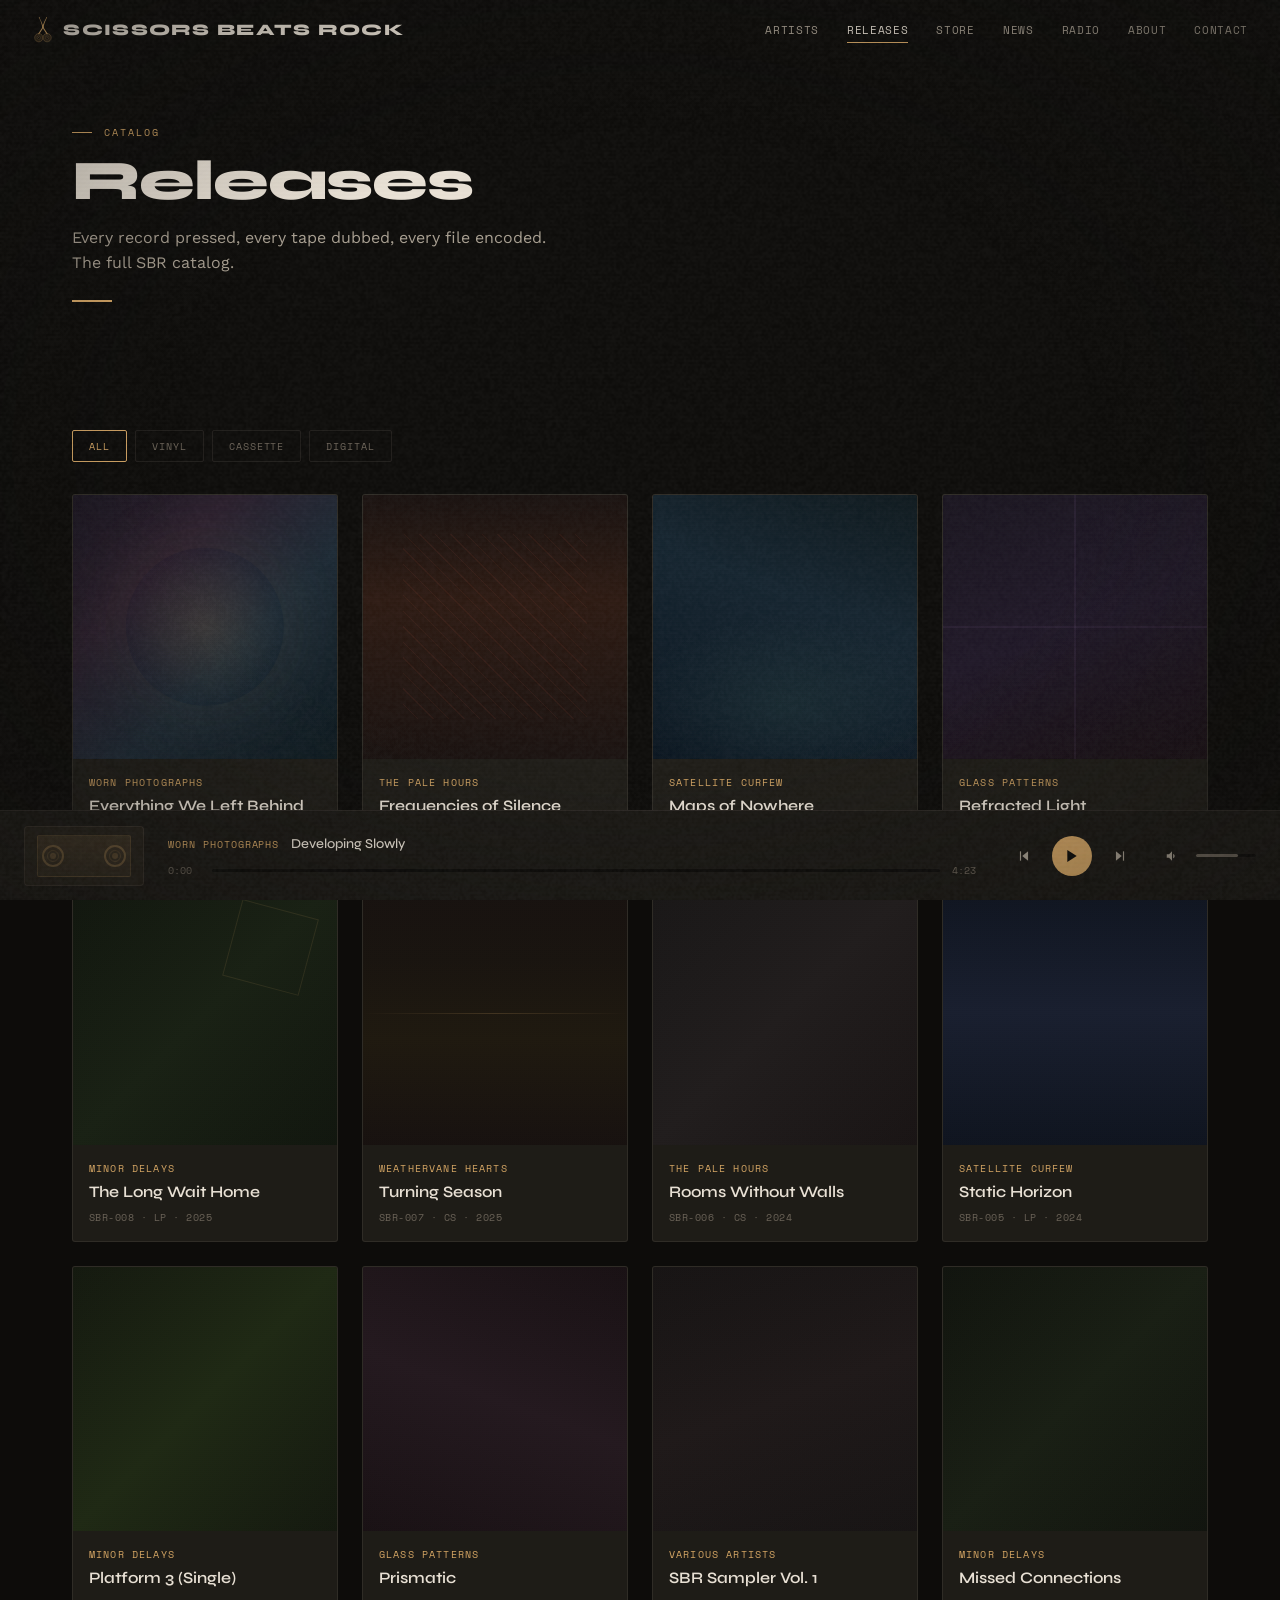
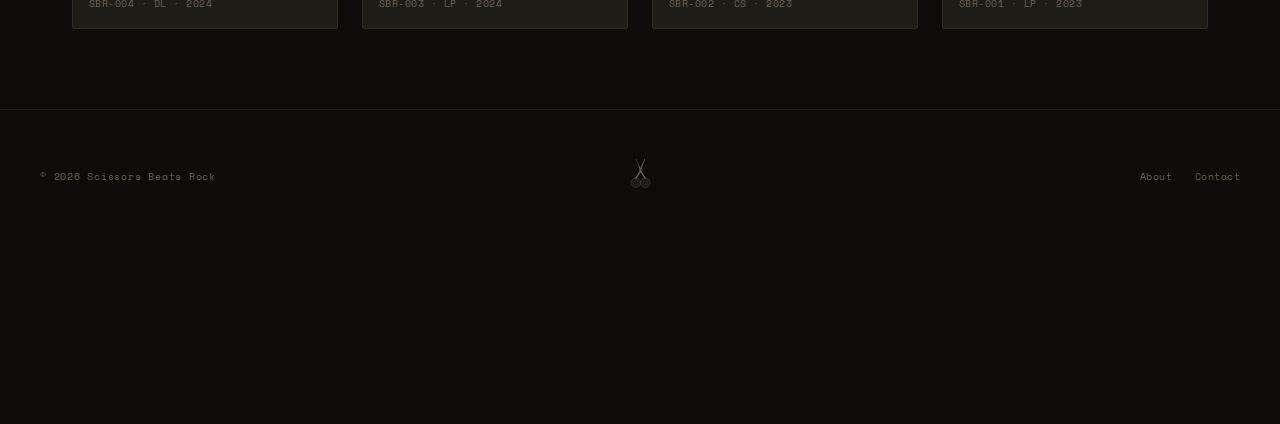
<file: releases.html>
<!DOCTYPE html>
<html lang="en">
<head>
  <meta charset="UTF-8">
  <meta name="viewport" content="width=device-width, initial-scale=1.0">
  <title>Releases — Scissors Beats Rock</title>
  <meta name="description" content="The full Scissors Beats Rock catalog. Vinyl, cassette, and digital releases.">
  <link rel="stylesheet" href="css/style.css">
  <link rel="icon" href="data:image/svg+xml,<svg xmlns='http://www.w3.org/2000/svg' viewBox='0 0 100 100'><text y='.9em' font-size='90'>✂</text></svg>">
</head>
<body>

  <canvas id="grain-canvas"></canvas>
  <div class="scanlines"></div>
  <div class="vhs-tracking"></div>
  <div class="vignette"></div>
  <div id="page-transition" class="page-transition"><canvas></canvas></div>

  <nav class="nav">
    <a href="index.html" class="nav-logo"><svg class="nav-logo-mark" viewBox="0 0 200 256" aria-hidden="true"><path d="M92,110 C96,78 126,28 132,8L138,10C130,34 102,82 108,112Z" fill="currentColor"/><path d="M108,112 C104,82 74,34 68,10L62,8C70,28 98,78 92,110Z" fill="currentColor"/><circle cx="100" cy="111" r="7" fill="currentColor"/><path d="M92,117Q74,146 62,162" stroke="currentColor" stroke-width="10" stroke-linecap="round" fill="none"/><path d="M108,117Q126,146 138,162" stroke="currentColor" stroke-width="10" stroke-linecap="round" fill="none"/><circle cx="62" cy="198" r="38" stroke="currentColor" stroke-width="3" fill="none"/><circle cx="62" cy="198" r="35.5" stroke="currentColor" stroke-width="1.2" opacity=".5" fill="none"/><circle cx="62" cy="198" r="33" stroke="currentColor" stroke-width="1.2" opacity=".35" fill="none"/><circle cx="62" cy="198" r="30.5" stroke="currentColor" stroke-width="1.2" opacity=".55" fill="none"/><circle cx="62" cy="198" r="28" stroke="currentColor" stroke-width="1.2" opacity=".4" fill="none"/><circle cx="62" cy="198" r="25.5" stroke="currentColor" stroke-width="1.2" opacity=".5" fill="none"/><circle cx="62" cy="198" r="23" stroke="currentColor" stroke-width="1.2" opacity=".35" fill="none"/><circle cx="62" cy="198" r="20.5" stroke="currentColor" stroke-width="1.2" opacity=".45" fill="none"/><circle cx="62" cy="198" r="18" stroke="currentColor" stroke-width="1.2" opacity=".35" fill="none"/><circle cx="62" cy="198" r="16.5" stroke="currentColor" stroke-width="1.2" opacity=".5" fill="none"/><circle cx="62" cy="198" r="15" stroke="currentColor" stroke-width="1.8" fill="none"/><circle cx="62" cy="198" r="3.5" fill="currentColor"/><circle cx="138" cy="198" r="38" stroke="currentColor" stroke-width="3" fill="none"/><circle cx="138" cy="198" r="35.5" stroke="currentColor" stroke-width="1.2" opacity=".5" fill="none"/><circle cx="138" cy="198" r="33" stroke="currentColor" stroke-width="1.2" opacity=".35" fill="none"/><circle cx="138" cy="198" r="30.5" stroke="currentColor" stroke-width="1.2" opacity=".55" fill="none"/><circle cx="138" cy="198" r="28" stroke="currentColor" stroke-width="1.2" opacity=".4" fill="none"/><circle cx="138" cy="198" r="25.5" stroke="currentColor" stroke-width="1.2" opacity=".5" fill="none"/><circle cx="138" cy="198" r="23" stroke="currentColor" stroke-width="1.2" opacity=".35" fill="none"/><circle cx="138" cy="198" r="20.5" stroke="currentColor" stroke-width="1.2" opacity=".45" fill="none"/><circle cx="138" cy="198" r="18" stroke="currentColor" stroke-width="1.2" opacity=".35" fill="none"/><circle cx="138" cy="198" r="16.5" stroke="currentColor" stroke-width="1.2" opacity=".5" fill="none"/><circle cx="138" cy="198" r="15" stroke="currentColor" stroke-width="1.8" fill="none"/><circle cx="138" cy="198" r="3.5" fill="currentColor"/></svg> Scissors Beats Rock</a>
    <div class="nav-links">
      <a href="artists.html">Artists</a>
      <a href="releases.html">Releases</a>
      <a href="store.html">Store</a>
      <a href="news.html">News</a>
      <a href="radio.html">Radio</a>
      <a href="about.html">About</a>
      <a href="contact.html">Contact</a>
    </div>
    <button class="nav-toggle" aria-label="Menu"><span></span><span></span><span></span></button>
  </nav>
  <div class="mobile-menu">
    <a href="artists.html">Artists</a>
    <a href="releases.html">Releases</a>
    <a href="store.html">Store</a>
    <a href="news.html">News</a>
    <a href="radio.html">Radio</a>
    <a href="about.html">About</a>
    <a href="contact.html">Contact</a>
  </div>

  <header class="page-header">
    <div class="section-label">Catalog</div>
    <h1>Releases</h1>
    <p>Every record pressed, every tape dubbed, every file encoded. The full SBR catalog.</p>
  </header>

  <section class="section">
    <div class="filter-bar">
      <button class="filter-btn active" data-filter="all">All</button>
      <button class="filter-btn" data-filter="vinyl">Vinyl</button>
      <button class="filter-btn" data-filter="cassette">Cassette</button>
      <button class="filter-btn" data-filter="digital">Digital</button>
    </div>

    <div class="releases-grid reveal-stagger">

      <div class="release-card" data-category="vinyl">
        <div class="album-art-wrap"><div class="album-art art-1"></div></div>
        <div class="release-card-info">
          <div class="release-card-artist">Worn Photographs</div>
          <div class="release-card-title">Everything We Left Behind</div>
          <div class="release-card-meta">SBR-012 &middot; LP &middot; 2026</div>
        </div>
      </div>

      <div class="release-card" data-category="vinyl">
        <div class="album-art-wrap"><div class="album-art art-2"></div></div>
        <div class="release-card-info">
          <div class="release-card-artist">The Pale Hours</div>
          <div class="release-card-title">Frequencies of Silence</div>
          <div class="release-card-meta">SBR-011 &middot; LP &middot; 2026</div>
        </div>
      </div>

      <div class="release-card" data-category="vinyl">
        <div class="album-art-wrap"><div class="album-art art-3"></div></div>
        <div class="release-card-info">
          <div class="release-card-artist">Satellite Curfew</div>
          <div class="release-card-title">Maps of Nowhere</div>
          <div class="release-card-meta">SBR-010 &middot; LP &middot; 2025</div>
        </div>
      </div>

      <div class="release-card" data-category="digital">
        <div class="album-art-wrap"><div class="album-art art-4"></div></div>
        <div class="release-card-info">
          <div class="release-card-artist">Glass Patterns</div>
          <div class="release-card-title">Refracted Light</div>
          <div class="release-card-meta">SBR-009 &middot; EP &middot; 2025</div>
        </div>
      </div>

      <div class="release-card" data-category="vinyl">
        <div class="album-art-wrap"><div class="album-art art-5"></div></div>
        <div class="release-card-info">
          <div class="release-card-artist">Minor Delays</div>
          <div class="release-card-title">The Long Wait Home</div>
          <div class="release-card-meta">SBR-008 &middot; LP &middot; 2025</div>
        </div>
      </div>

      <div class="release-card" data-category="cassette">
        <div class="album-art-wrap"><div class="album-art art-6"></div></div>
        <div class="release-card-info">
          <div class="release-card-artist">Weathervane Hearts</div>
          <div class="release-card-title">Turning Season</div>
          <div class="release-card-meta">SBR-007 &middot; CS &middot; 2025</div>
        </div>
      </div>

      <div class="release-card" data-category="cassette">
        <div class="album-art-wrap">
          <div class="album-art" style="background: linear-gradient(135deg, #1a1818 0%, #221e1e 50%, #1a1515 100%);"></div>
        </div>
        <div class="release-card-info">
          <div class="release-card-artist">The Pale Hours</div>
          <div class="release-card-title">Rooms Without Walls</div>
          <div class="release-card-meta">SBR-006 &middot; CS &middot; 2024</div>
        </div>
      </div>

      <div class="release-card" data-category="vinyl">
        <div class="album-art-wrap">
          <div class="album-art" style="background: linear-gradient(180deg, #101520 0%, #1a2030 50%, #101520 100%);"></div>
        </div>
        <div class="release-card-info">
          <div class="release-card-artist">Satellite Curfew</div>
          <div class="release-card-title">Static Horizon</div>
          <div class="release-card-meta">SBR-005 &middot; LP &middot; 2024</div>
        </div>
      </div>

      <div class="release-card" data-category="digital">
        <div class="album-art-wrap">
          <div class="album-art" style="background: linear-gradient(135deg, #151a10 0%, #202a15 50%, #151a10 100%);"></div>
        </div>
        <div class="release-card-info">
          <div class="release-card-artist">Minor Delays</div>
          <div class="release-card-title">Platform 3 (Single)</div>
          <div class="release-card-meta">SBR-004 &middot; DL &middot; 2024</div>
        </div>
      </div>

      <div class="release-card" data-category="vinyl">
        <div class="album-art-wrap">
          <div class="album-art" style="background: linear-gradient(200deg, #1a1215 0%, #251a20 50%, #1a1215 100%);"></div>
        </div>
        <div class="release-card-info">
          <div class="release-card-artist">Glass Patterns</div>
          <div class="release-card-title">Prismatic</div>
          <div class="release-card-meta">SBR-003 &middot; LP &middot; 2024</div>
        </div>
      </div>

      <div class="release-card" data-category="cassette">
        <div class="album-art-wrap">
          <div class="album-art" style="background: linear-gradient(160deg, #181515 0%, #201a1a 50%, #181515 100%);"></div>
        </div>
        <div class="release-card-info">
          <div class="release-card-artist">Various Artists</div>
          <div class="release-card-title">SBR Sampler Vol. 1</div>
          <div class="release-card-meta">SBR-002 &middot; CS &middot; 2023</div>
        </div>
      </div>

      <div class="release-card" data-category="vinyl">
        <div class="album-art-wrap">
          <div class="album-art" style="background: linear-gradient(135deg, #12150f 0%, #1a2015 50%, #12150f 100%);"></div>
        </div>
        <div class="release-card-info">
          <div class="release-card-artist">Minor Delays</div>
          <div class="release-card-title">Missed Connections</div>
          <div class="release-card-meta">SBR-001 &middot; LP &middot; 2023</div>
        </div>
      </div>

    </div>
  </section>

  <footer class="footer">
    <div class="footer-inner">
      <div class="footer-left">&copy; 2026 Scissors Beats Rock</div>
      <div class="footer-center"><svg class="footer-logo-mark" viewBox="0 0 200 256" aria-hidden="true"><path d="M92,110 C96,78 126,28 132,8L138,10C130,34 102,82 108,112Z" fill="currentColor"/><path d="M108,112 C104,82 74,34 68,10L62,8C70,28 98,78 92,110Z" fill="currentColor"/><circle cx="100" cy="111" r="7" fill="currentColor"/><path d="M92,117Q74,146 62,162" stroke="currentColor" stroke-width="10" stroke-linecap="round" fill="none"/><path d="M108,117Q126,146 138,162" stroke="currentColor" stroke-width="10" stroke-linecap="round" fill="none"/><circle cx="62" cy="198" r="38" stroke="currentColor" stroke-width="3" fill="none"/><circle cx="62" cy="198" r="35.5" stroke="currentColor" stroke-width="1.2" opacity=".5" fill="none"/><circle cx="62" cy="198" r="33" stroke="currentColor" stroke-width="1.2" opacity=".35" fill="none"/><circle cx="62" cy="198" r="30.5" stroke="currentColor" stroke-width="1.2" opacity=".55" fill="none"/><circle cx="62" cy="198" r="28" stroke="currentColor" stroke-width="1.2" opacity=".4" fill="none"/><circle cx="62" cy="198" r="25.5" stroke="currentColor" stroke-width="1.2" opacity=".5" fill="none"/><circle cx="62" cy="198" r="23" stroke="currentColor" stroke-width="1.2" opacity=".35" fill="none"/><circle cx="62" cy="198" r="20.5" stroke="currentColor" stroke-width="1.2" opacity=".45" fill="none"/><circle cx="62" cy="198" r="18" stroke="currentColor" stroke-width="1.2" opacity=".35" fill="none"/><circle cx="62" cy="198" r="16.5" stroke="currentColor" stroke-width="1.2" opacity=".5" fill="none"/><circle cx="62" cy="198" r="15" stroke="currentColor" stroke-width="1.8" fill="none"/><circle cx="62" cy="198" r="3.5" fill="currentColor"/><circle cx="138" cy="198" r="38" stroke="currentColor" stroke-width="3" fill="none"/><circle cx="138" cy="198" r="35.5" stroke="currentColor" stroke-width="1.2" opacity=".5" fill="none"/><circle cx="138" cy="198" r="33" stroke="currentColor" stroke-width="1.2" opacity=".35" fill="none"/><circle cx="138" cy="198" r="30.5" stroke="currentColor" stroke-width="1.2" opacity=".55" fill="none"/><circle cx="138" cy="198" r="28" stroke="currentColor" stroke-width="1.2" opacity=".4" fill="none"/><circle cx="138" cy="198" r="25.5" stroke="currentColor" stroke-width="1.2" opacity=".5" fill="none"/><circle cx="138" cy="198" r="23" stroke="currentColor" stroke-width="1.2" opacity=".35" fill="none"/><circle cx="138" cy="198" r="20.5" stroke="currentColor" stroke-width="1.2" opacity=".45" fill="none"/><circle cx="138" cy="198" r="18" stroke="currentColor" stroke-width="1.2" opacity=".35" fill="none"/><circle cx="138" cy="198" r="16.5" stroke="currentColor" stroke-width="1.2" opacity=".5" fill="none"/><circle cx="138" cy="198" r="15" stroke="currentColor" stroke-width="1.8" fill="none"/><circle cx="138" cy="198" r="3.5" fill="currentColor"/></svg></div>
      <div class="footer-right">
        <a href="about.html">About</a>
        <a href="contact.html">Contact</a>
      </div>
    </div>
  </footer>

  <div class="tape-player">
    <div class="tape-visual">
      <div class="tape-label">
        <div class="tape-reel"></div>
        <div class="tape-strip"></div>
        <div class="tape-reel"></div>
      </div>
    </div>
    <div class="player-center">
      <div class="player-track-info">
        <span class="player-artist">Worn Photographs</span>
        <span class="player-track">Developing Slowly</span>
      </div>
      <div class="player-progress-wrap">
        <span class="player-time player-time-current">0:00</span>
        <div class="player-progress"><div class="player-progress-fill"></div></div>
        <span class="player-time player-time-total">4:23</span>
      </div>
    </div>
    <div class="player-controls">
      <button class="player-btn player-btn-prev" aria-label="Previous"><svg viewBox="0 0 24 24"><polygon points="19,20 9,12 19,4"/><rect x="5" y="4" width="2" height="16"/></svg></button>
      <button class="player-btn player-btn-play" aria-label="Play"><svg viewBox="0 0 24 24"><polygon points="5,3 19,12 5,21"/></svg></button>
      <button class="player-btn player-btn-next" aria-label="Next"><svg viewBox="0 0 24 24"><polygon points="5,4 15,12 5,20"/><rect x="17" y="4" width="2" height="16"/></svg></button>
      <div class="player-volume">
        <button class="player-btn" aria-label="Volume"><svg viewBox="0 0 24 24"><path d="M3 9v6h4l5 5V4L7 9H3zm13.5 3c0-1.77-1.02-3.29-2.5-4.03v8.05c1.48-.73 2.5-2.25 2.5-4.02z"/></svg></button>
        <div class="volume-slider"><div class="volume-fill"></div></div>
      </div>
    </div>
  </div>

  <script src="js/main.js"></script>
</body>
</html>
</file>
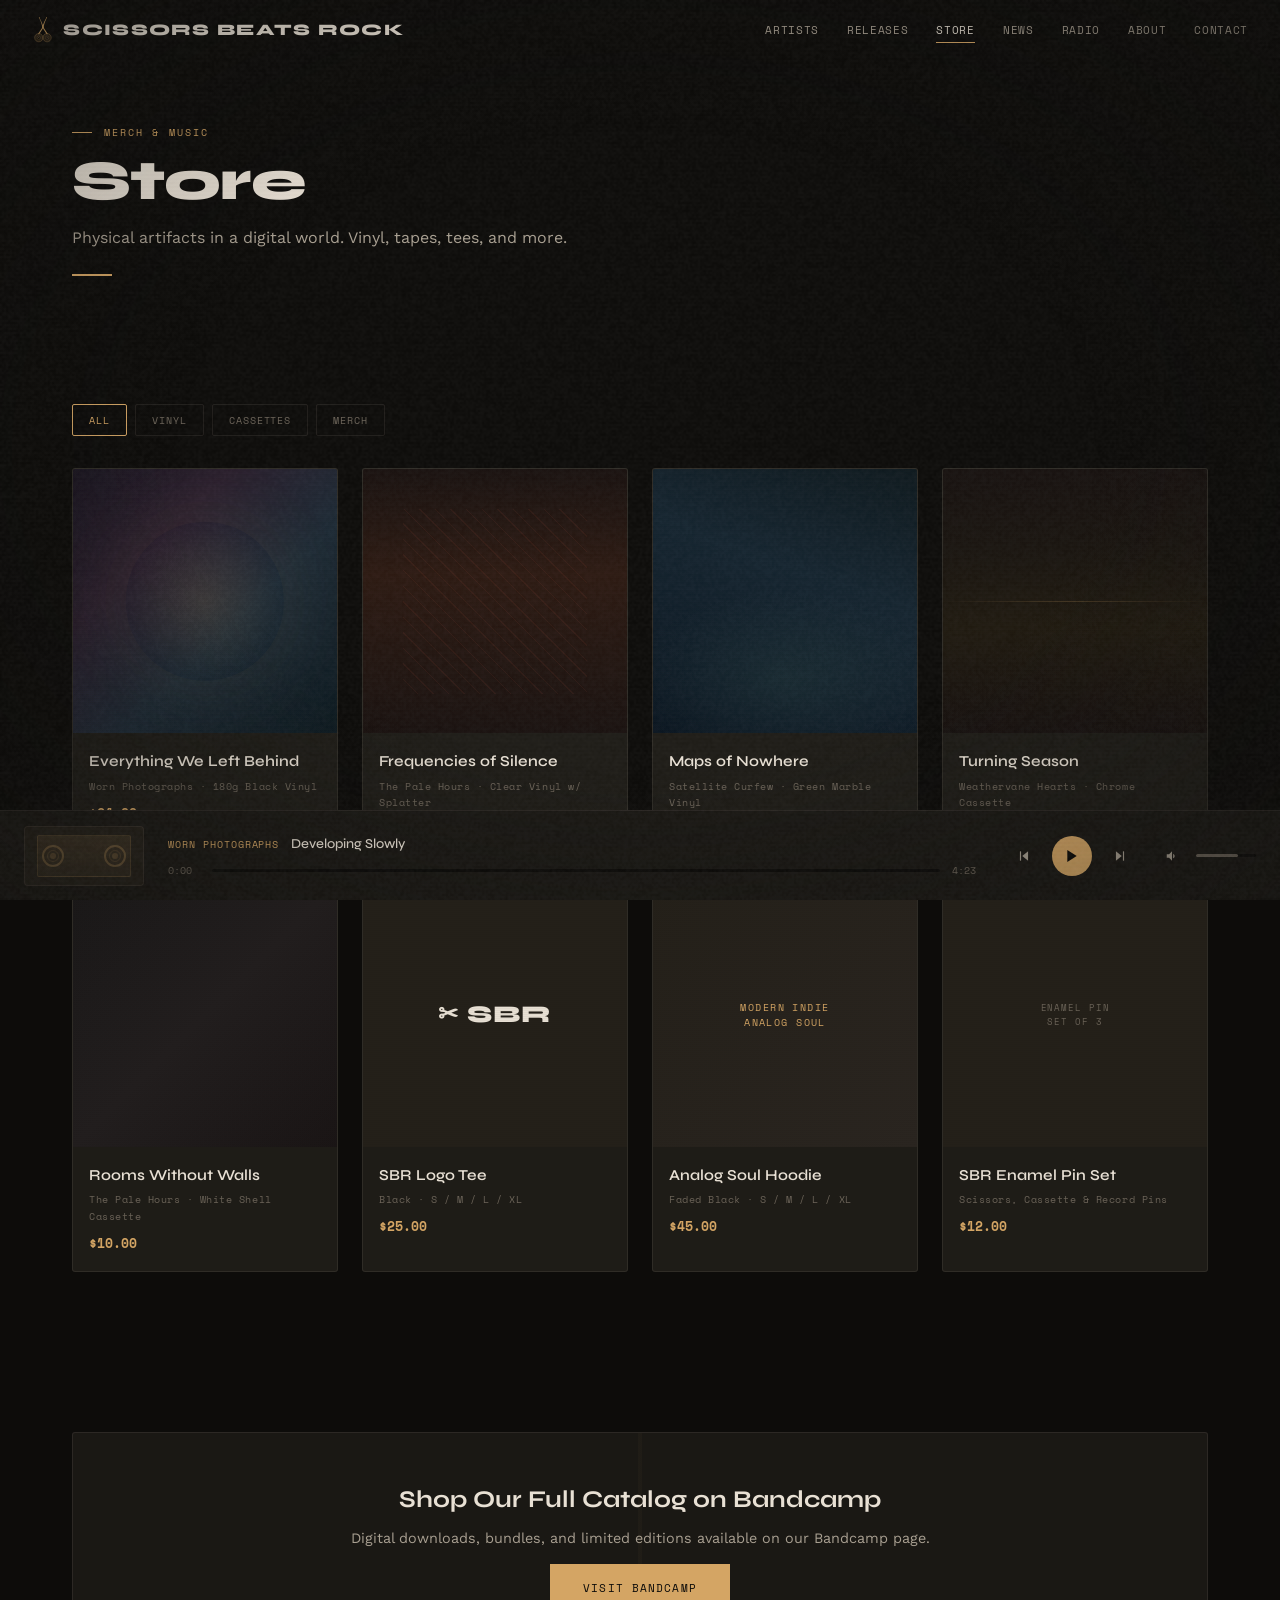
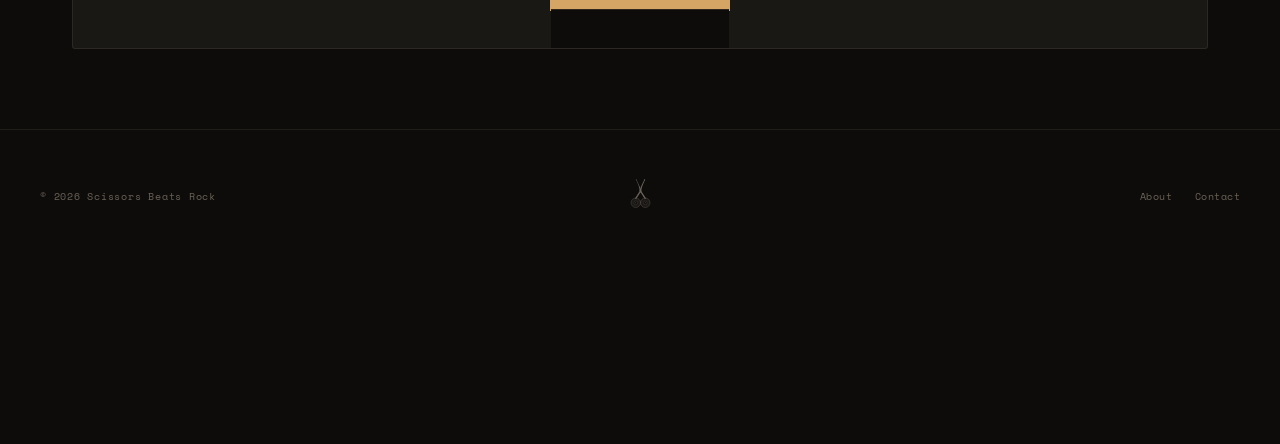
<file: store.html>
<!DOCTYPE html>
<html lang="en">
<head>
  <meta charset="UTF-8">
  <meta name="viewport" content="width=device-width, initial-scale=1.0">
  <title>Store — Scissors Beats Rock</title>
  <meta name="description" content="Shop vinyl, cassettes, and merch from Scissors Beats Rock.">
  <link rel="stylesheet" href="css/style.css">
  <link rel="icon" href="data:image/svg+xml,<svg xmlns='http://www.w3.org/2000/svg' viewBox='0 0 100 100'><text y='.9em' font-size='90'>✂</text></svg>">
</head>
<body>

  <canvas id="grain-canvas"></canvas>
  <div class="scanlines"></div>
  <div class="vhs-tracking"></div>
  <div class="vignette"></div>
  <div id="page-transition" class="page-transition"><canvas></canvas></div>

  <nav class="nav">
    <a href="index.html" class="nav-logo"><svg class="nav-logo-mark" viewBox="0 0 200 256" aria-hidden="true"><path d="M92,110 C96,78 126,28 132,8L138,10C130,34 102,82 108,112Z" fill="currentColor"/><path d="M108,112 C104,82 74,34 68,10L62,8C70,28 98,78 92,110Z" fill="currentColor"/><circle cx="100" cy="111" r="7" fill="currentColor"/><path d="M92,117Q74,146 62,162" stroke="currentColor" stroke-width="10" stroke-linecap="round" fill="none"/><path d="M108,117Q126,146 138,162" stroke="currentColor" stroke-width="10" stroke-linecap="round" fill="none"/><circle cx="62" cy="198" r="38" stroke="currentColor" stroke-width="3" fill="none"/><circle cx="62" cy="198" r="35.5" stroke="currentColor" stroke-width="1.2" opacity=".5" fill="none"/><circle cx="62" cy="198" r="33" stroke="currentColor" stroke-width="1.2" opacity=".35" fill="none"/><circle cx="62" cy="198" r="30.5" stroke="currentColor" stroke-width="1.2" opacity=".55" fill="none"/><circle cx="62" cy="198" r="28" stroke="currentColor" stroke-width="1.2" opacity=".4" fill="none"/><circle cx="62" cy="198" r="25.5" stroke="currentColor" stroke-width="1.2" opacity=".5" fill="none"/><circle cx="62" cy="198" r="23" stroke="currentColor" stroke-width="1.2" opacity=".35" fill="none"/><circle cx="62" cy="198" r="20.5" stroke="currentColor" stroke-width="1.2" opacity=".45" fill="none"/><circle cx="62" cy="198" r="18" stroke="currentColor" stroke-width="1.2" opacity=".35" fill="none"/><circle cx="62" cy="198" r="16.5" stroke="currentColor" stroke-width="1.2" opacity=".5" fill="none"/><circle cx="62" cy="198" r="15" stroke="currentColor" stroke-width="1.8" fill="none"/><circle cx="62" cy="198" r="3.5" fill="currentColor"/><circle cx="138" cy="198" r="38" stroke="currentColor" stroke-width="3" fill="none"/><circle cx="138" cy="198" r="35.5" stroke="currentColor" stroke-width="1.2" opacity=".5" fill="none"/><circle cx="138" cy="198" r="33" stroke="currentColor" stroke-width="1.2" opacity=".35" fill="none"/><circle cx="138" cy="198" r="30.5" stroke="currentColor" stroke-width="1.2" opacity=".55" fill="none"/><circle cx="138" cy="198" r="28" stroke="currentColor" stroke-width="1.2" opacity=".4" fill="none"/><circle cx="138" cy="198" r="25.5" stroke="currentColor" stroke-width="1.2" opacity=".5" fill="none"/><circle cx="138" cy="198" r="23" stroke="currentColor" stroke-width="1.2" opacity=".35" fill="none"/><circle cx="138" cy="198" r="20.5" stroke="currentColor" stroke-width="1.2" opacity=".45" fill="none"/><circle cx="138" cy="198" r="18" stroke="currentColor" stroke-width="1.2" opacity=".35" fill="none"/><circle cx="138" cy="198" r="16.5" stroke="currentColor" stroke-width="1.2" opacity=".5" fill="none"/><circle cx="138" cy="198" r="15" stroke="currentColor" stroke-width="1.8" fill="none"/><circle cx="138" cy="198" r="3.5" fill="currentColor"/></svg> Scissors Beats Rock</a>
    <div class="nav-links">
      <a href="artists.html">Artists</a>
      <a href="releases.html">Releases</a>
      <a href="store.html">Store</a>
      <a href="news.html">News</a>
      <a href="radio.html">Radio</a>
      <a href="about.html">About</a>
      <a href="contact.html">Contact</a>
    </div>
    <button class="nav-toggle" aria-label="Menu"><span></span><span></span><span></span></button>
  </nav>
  <div class="mobile-menu">
    <a href="artists.html">Artists</a>
    <a href="releases.html">Releases</a>
    <a href="store.html">Store</a>
    <a href="news.html">News</a>
    <a href="radio.html">Radio</a>
    <a href="about.html">About</a>
    <a href="contact.html">Contact</a>
  </div>

  <header class="page-header">
    <div class="section-label">Merch & Music</div>
    <h1>Store</h1>
    <p>Physical artifacts in a digital world. Vinyl, tapes, tees, and more.</p>
  </header>

  <section class="section">
    <div class="filter-bar">
      <button class="filter-btn active" data-filter="all">All</button>
      <button class="filter-btn" data-filter="vinyl">Vinyl</button>
      <button class="filter-btn" data-filter="cassette">Cassettes</button>
      <button class="filter-btn" data-filter="merch">Merch</button>
    </div>

    <div class="store-grid reveal-stagger">

      <div class="store-item" data-category="vinyl">
        <div class="store-item-image">
          <div class="album-art art-1"></div>
        </div>
        <div class="store-item-info">
          <div class="store-item-name">Everything We Left Behind</div>
          <div class="store-item-detail">Worn Photographs &middot; 180g Black Vinyl</div>
          <div class="store-item-price">$24.00</div>
        </div>
      </div>

      <div class="store-item" data-category="vinyl">
        <div class="store-item-image">
          <div class="album-art art-2"></div>
        </div>
        <div class="store-item-info">
          <div class="store-item-name">Frequencies of Silence</div>
          <div class="store-item-detail">The Pale Hours &middot; Clear Vinyl w/ Splatter</div>
          <div class="store-item-price">$26.00</div>
        </div>
      </div>

      <div class="store-item" data-category="vinyl">
        <div class="store-item-image">
          <div class="album-art art-3"></div>
        </div>
        <div class="store-item-info">
          <div class="store-item-name">Maps of Nowhere</div>
          <div class="store-item-detail">Satellite Curfew &middot; Green Marble Vinyl</div>
          <div class="store-item-price">$24.00</div>
        </div>
      </div>

      <div class="store-item" data-category="cassette">
        <div class="store-item-image">
          <div class="album-art art-6"></div>
        </div>
        <div class="store-item-info">
          <div class="store-item-name">Turning Season</div>
          <div class="store-item-detail">Weathervane Hearts &middot; Chrome Cassette</div>
          <div class="store-item-price">$10.00</div>
        </div>
      </div>

      <div class="store-item" data-category="cassette">
        <div class="store-item-image">
          <div class="album-art" style="background: linear-gradient(135deg, #1a1818 0%, #221e1e 50%, #1a1515 100%);"></div>
        </div>
        <div class="store-item-info">
          <div class="store-item-name">Rooms Without Walls</div>
          <div class="store-item-detail">The Pale Hours &middot; White Shell Cassette</div>
          <div class="store-item-price">$10.00</div>
        </div>
      </div>

      <div class="store-item" data-category="merch">
        <div class="store-item-image">
          <div class="album-art" style="background: var(--bg-tertiary); display: flex; align-items: center; justify-content: center;">
            <span style="font-family: var(--font-display); font-weight: 800; font-size: 1.5rem; color: var(--text-primary); letter-spacing: 0.05em; text-align: center; padding: 1rem;">✂ SBR</span>
          </div>
        </div>
        <div class="store-item-info">
          <div class="store-item-name">SBR Logo Tee</div>
          <div class="store-item-detail">Black &middot; S / M / L / XL</div>
          <div class="store-item-price">$25.00</div>
        </div>
      </div>

      <div class="store-item" data-category="merch">
        <div class="store-item-image">
          <div class="album-art" style="background: linear-gradient(135deg, var(--bg-tertiary) 0%, #2a2520 100%); display: flex; align-items: center; justify-content: center;">
            <span style="font-family: var(--font-mono); font-size: 0.6rem; color: var(--accent-amber); letter-spacing: 0.15em; text-transform: uppercase; text-align: center; padding: 1rem;">Modern Indie<br>Analog Soul</span>
          </div>
        </div>
        <div class="store-item-info">
          <div class="store-item-name">Analog Soul Hoodie</div>
          <div class="store-item-detail">Faded Black &middot; S / M / L / XL</div>
          <div class="store-item-price">$45.00</div>
        </div>
      </div>

      <div class="store-item" data-category="merch">
        <div class="store-item-image">
          <div class="album-art" style="background: var(--bg-tertiary); display: flex; align-items: center; justify-content: center;">
            <span style="font-family: var(--font-mono); font-size: 0.55rem; color: var(--text-muted); letter-spacing: 0.1em; text-transform: uppercase; text-align: center; padding: 1rem;">Enamel Pin<br>Set of 3</span>
          </div>
        </div>
        <div class="store-item-info">
          <div class="store-item-name">SBR Enamel Pin Set</div>
          <div class="store-item-detail">Scissors, Cassette &amp; Record Pins</div>
          <div class="store-item-price">$12.00</div>
        </div>
      </div>

    </div>
  </section>

  <section class="section">
    <div class="newsletter reveal">
      <h3>Shop Our Full Catalog on Bandcamp</h3>
      <p>Digital downloads, bundles, and limited editions available on our Bandcamp page.</p>
      <div style="margin-top: 1rem;">
        <a href="#" class="btn btn-solid"><span>Visit Bandcamp</span></a>
      </div>
    </div>
  </section>

  <footer class="footer">
    <div class="footer-inner">
      <div class="footer-left">&copy; 2026 Scissors Beats Rock</div>
      <div class="footer-center"><svg class="footer-logo-mark" viewBox="0 0 200 256" aria-hidden="true"><path d="M92,110 C96,78 126,28 132,8L138,10C130,34 102,82 108,112Z" fill="currentColor"/><path d="M108,112 C104,82 74,34 68,10L62,8C70,28 98,78 92,110Z" fill="currentColor"/><circle cx="100" cy="111" r="7" fill="currentColor"/><path d="M92,117Q74,146 62,162" stroke="currentColor" stroke-width="10" stroke-linecap="round" fill="none"/><path d="M108,117Q126,146 138,162" stroke="currentColor" stroke-width="10" stroke-linecap="round" fill="none"/><circle cx="62" cy="198" r="38" stroke="currentColor" stroke-width="3" fill="none"/><circle cx="62" cy="198" r="35.5" stroke="currentColor" stroke-width="1.2" opacity=".5" fill="none"/><circle cx="62" cy="198" r="33" stroke="currentColor" stroke-width="1.2" opacity=".35" fill="none"/><circle cx="62" cy="198" r="30.5" stroke="currentColor" stroke-width="1.2" opacity=".55" fill="none"/><circle cx="62" cy="198" r="28" stroke="currentColor" stroke-width="1.2" opacity=".4" fill="none"/><circle cx="62" cy="198" r="25.5" stroke="currentColor" stroke-width="1.2" opacity=".5" fill="none"/><circle cx="62" cy="198" r="23" stroke="currentColor" stroke-width="1.2" opacity=".35" fill="none"/><circle cx="62" cy="198" r="20.5" stroke="currentColor" stroke-width="1.2" opacity=".45" fill="none"/><circle cx="62" cy="198" r="18" stroke="currentColor" stroke-width="1.2" opacity=".35" fill="none"/><circle cx="62" cy="198" r="16.5" stroke="currentColor" stroke-width="1.2" opacity=".5" fill="none"/><circle cx="62" cy="198" r="15" stroke="currentColor" stroke-width="1.8" fill="none"/><circle cx="62" cy="198" r="3.5" fill="currentColor"/><circle cx="138" cy="198" r="38" stroke="currentColor" stroke-width="3" fill="none"/><circle cx="138" cy="198" r="35.5" stroke="currentColor" stroke-width="1.2" opacity=".5" fill="none"/><circle cx="138" cy="198" r="33" stroke="currentColor" stroke-width="1.2" opacity=".35" fill="none"/><circle cx="138" cy="198" r="30.5" stroke="currentColor" stroke-width="1.2" opacity=".55" fill="none"/><circle cx="138" cy="198" r="28" stroke="currentColor" stroke-width="1.2" opacity=".4" fill="none"/><circle cx="138" cy="198" r="25.5" stroke="currentColor" stroke-width="1.2" opacity=".5" fill="none"/><circle cx="138" cy="198" r="23" stroke="currentColor" stroke-width="1.2" opacity=".35" fill="none"/><circle cx="138" cy="198" r="20.5" stroke="currentColor" stroke-width="1.2" opacity=".45" fill="none"/><circle cx="138" cy="198" r="18" stroke="currentColor" stroke-width="1.2" opacity=".35" fill="none"/><circle cx="138" cy="198" r="16.5" stroke="currentColor" stroke-width="1.2" opacity=".5" fill="none"/><circle cx="138" cy="198" r="15" stroke="currentColor" stroke-width="1.8" fill="none"/><circle cx="138" cy="198" r="3.5" fill="currentColor"/></svg></div>
      <div class="footer-right">
        <a href="about.html">About</a>
        <a href="contact.html">Contact</a>
      </div>
    </div>
  </footer>

  <div class="tape-player">
    <div class="tape-visual">
      <div class="tape-label">
        <div class="tape-reel"></div>
        <div class="tape-strip"></div>
        <div class="tape-reel"></div>
      </div>
    </div>
    <div class="player-center">
      <div class="player-track-info">
        <span class="player-artist">Worn Photographs</span>
        <span class="player-track">Developing Slowly</span>
      </div>
      <div class="player-progress-wrap">
        <span class="player-time player-time-current">0:00</span>
        <div class="player-progress"><div class="player-progress-fill"></div></div>
        <span class="player-time player-time-total">4:23</span>
      </div>
    </div>
    <div class="player-controls">
      <button class="player-btn player-btn-prev" aria-label="Previous"><svg viewBox="0 0 24 24"><polygon points="19,20 9,12 19,4"/><rect x="5" y="4" width="2" height="16"/></svg></button>
      <button class="player-btn player-btn-play" aria-label="Play"><svg viewBox="0 0 24 24"><polygon points="5,3 19,12 5,21"/></svg></button>
      <button class="player-btn player-btn-next" aria-label="Next"><svg viewBox="0 0 24 24"><polygon points="5,4 15,12 5,20"/><rect x="17" y="4" width="2" height="16"/></svg></button>
      <div class="player-volume">
        <button class="player-btn" aria-label="Volume"><svg viewBox="0 0 24 24"><path d="M3 9v6h4l5 5V4L7 9H3zm13.5 3c0-1.77-1.02-3.29-2.5-4.03v8.05c1.48-.73 2.5-2.25 2.5-4.02z"/></svg></button>
        <div class="volume-slider"><div class="volume-fill"></div></div>
      </div>
    </div>
  </div>

  <script src="js/main.js"></script>
</body>
</html>
</file>
<file: css/style.css>
/* ============================================================
   SCISSORS BEATS ROCK — Record Label
   Modern indie. Analog soul.
   ============================================================ */

/* --- Fonts --- */
@import url('https://fonts.googleapis.com/css2?family=Syne:wght@400;500;600;700;800&family=Work+Sans:ital,wght@0,300;0,400;0,500;0,600;1,300;1,400&family=Space+Mono:ital,wght@0,400;0,700;1,400&display=swap');

/* --- Custom Properties --- */
:root {
  --bg-primary: #0d0c0a;
  --bg-secondary: #1a1814;
  --bg-tertiary: #242019;
  --bg-card: #1e1c17;
  --text-primary: #e8e0d4;
  --text-secondary: #a89f91;
  --text-muted: #6b6358;
  --accent-amber: #d4a564;
  --accent-rust: #c4553e;
  --accent-teal: #5a8a7a;
  --accent-violet: #8a6a9e;
  --border-subtle: rgba(168, 159, 145, 0.12);
  --border-warm: rgba(212, 165, 100, 0.25);

  --font-display: 'Syne', sans-serif;
  --font-body: 'Work Sans', sans-serif;
  --font-mono: 'Space Mono', monospace;

  --grain-opacity: 0.035;
  --scanline-opacity: 0.04;
  --player-height: 90px;
  --nav-height: 60px;

  --ease-out-expo: cubic-bezier(0.16, 1, 0.3, 1);
  --ease-in-out: cubic-bezier(0.65, 0, 0.35, 1);
}

/* --- Reset --- */
*, *::before, *::after { box-sizing: border-box; margin: 0; padding: 0; }

html {
  font-size: 16px;
  scroll-behavior: smooth;
  -webkit-font-smoothing: antialiased;
  -moz-osx-font-smoothing: grayscale;
}

body {
  font-family: var(--font-body);
  background: var(--bg-primary);
  color: var(--text-primary);
  line-height: 1.6;
  min-height: 100vh;
  padding-bottom: var(--player-height);
  overflow-x: hidden;
}

a { color: var(--accent-amber); text-decoration: none; transition: color 0.3s ease; }
a:hover { color: var(--text-primary); }

img { max-width: 100%; display: block; }
button { font-family: inherit; cursor: pointer; border: none; background: none; color: inherit; }
input, textarea, select { font-family: inherit; }
ul, ol { list-style: none; }

::selection {
  background: var(--accent-amber);
  color: var(--bg-primary);
}

/* --- Scrollbar --- */
::-webkit-scrollbar { width: 6px; }
::-webkit-scrollbar-track { background: var(--bg-primary); }
::-webkit-scrollbar-thumb { background: var(--bg-tertiary); border-radius: 3px; }
::-webkit-scrollbar-thumb:hover { background: var(--text-muted); }

/* ============================================================
   GRAIN & ANALOG EFFECTS
   ============================================================ */

/* Film Grain Overlay */
#grain-canvas {
  position: fixed;
  inset: 0;
  z-index: 10000;
  pointer-events: none;
  opacity: var(--grain-opacity);
  mix-blend-mode: screen;
}

/* Scan Lines */
.scanlines {
  position: fixed;
  inset: 0;
  z-index: 9999;
  pointer-events: none;
  background: repeating-linear-gradient(
    to bottom,
    transparent 0px,
    transparent 2px,
    rgba(0, 0, 0, 0.15) 2px,
    rgba(0, 0, 0, 0.15) 4px
  );
  opacity: var(--scanline-opacity);
}

/* VHS Tracking Glitch Line */
.vhs-tracking {
  position: fixed;
  left: 0;
  right: 0;
  height: 3px;
  background: rgba(255, 255, 255, 0.08);
  z-index: 9998;
  pointer-events: none;
  opacity: 0;
  animation: vhsTrack 8s ease-in-out infinite;
  box-shadow:
    0 -1px 0 rgba(212, 165, 100, 0.1),
    0 1px 0 rgba(90, 138, 122, 0.1);
}

@keyframes vhsTrack {
  0%, 85%, 100% { opacity: 0; top: -10px; }
  88% { opacity: 1; }
  90% { top: 30%; opacity: 1; }
  92% { top: 60%; opacity: 0.5; }
  94% { top: 100%; opacity: 0; }
}

/* CRT Vignette */
.vignette {
  position: fixed;
  inset: 0;
  z-index: 9997;
  pointer-events: none;
  background: radial-gradient(
    ellipse at center,
    transparent 50%,
    rgba(13, 12, 10, 0.4) 100%
  );
}

/* Page Transition - VHS Static */
.page-transition {
  position: fixed;
  inset: 0;
  z-index: 99999;
  pointer-events: none;
  opacity: 0;
  transition: opacity 0.15s ease;
}

.page-transition.active {
  opacity: 1;
  pointer-events: all;
}

.page-transition canvas {
  width: 100%;
  height: 100%;
}

/* ============================================================
   NAVIGATION
   ============================================================ */

.nav {
  position: fixed;
  top: 0;
  left: 0;
  right: 0;
  height: var(--nav-height);
  z-index: 1000;
  display: flex;
  align-items: center;
  justify-content: space-between;
  padding: 0 2rem;
  transition: background 0.4s ease, box-shadow 0.4s ease;
}

.nav.scrolled {
  background: rgba(13, 12, 10, 0.95);
  backdrop-filter: blur(10px);
  box-shadow: 0 1px 0 var(--border-subtle);
}

.nav-logo {
  font-family: var(--font-display);
  font-weight: 800;
  font-size: 1rem;
  letter-spacing: 0.08em;
  text-transform: uppercase;
  color: var(--text-primary);
  display: flex;
  align-items: center;
  gap: 0.6rem;
}

.nav-logo-mark {
  width: auto;
  height: 28px;
  color: var(--accent-amber);
  transition: transform 0.4s var(--ease-out-expo), color 0.3s ease;
  flex-shrink: 0;
}

.nav-logo:hover .nav-logo-mark {
  transform: rotate(-8deg) scale(1.08);
  color: var(--text-primary);
}

/* Hero logo mark */
.hero-logo-mark {
  width: auto;
  height: clamp(80px, 15vw, 140px);
  color: var(--accent-amber);
  margin-bottom: 2rem;
  opacity: 0;
  animation: fadeIn 0.6s ease 0.1s forwards;
  filter: drop-shadow(0 0 30px rgba(212, 165, 100, 0.15));
}

/* Footer logo mark */
.footer-logo-mark {
  width: auto;
  height: 32px;
  color: var(--text-secondary);
  opacity: 0.6;
  transition: opacity 0.3s ease, color 0.3s ease;
}

.footer-center:hover .footer-logo-mark {
  opacity: 1;
  color: var(--accent-amber);
}

.nav-links {
  display: flex;
  gap: 1.75rem;
  align-items: center;
}

.nav-links a {
  font-family: var(--font-mono);
  font-size: 0.7rem;
  letter-spacing: 0.06em;
  text-transform: uppercase;
  color: var(--text-secondary);
  position: relative;
  padding: 0.25rem 0;
}

.nav-links a::after {
  content: '';
  position: absolute;
  bottom: 0;
  left: 0;
  width: 0;
  height: 1px;
  background: var(--accent-amber);
  transition: width 0.3s var(--ease-out-expo);
}

.nav-links a:hover,
.nav-links a.active {
  color: var(--text-primary);
}

.nav-links a:hover::after,
.nav-links a.active::after {
  width: 100%;
}

/* Mobile Menu */
.nav-toggle {
  display: none;
  flex-direction: column;
  gap: 5px;
  padding: 0.5rem;
}

.nav-toggle span {
  display: block;
  width: 22px;
  height: 1.5px;
  background: var(--text-primary);
  transition: all 0.3s ease;
  transform-origin: center;
}

.nav-toggle.open span:nth-child(1) { transform: rotate(45deg) translate(4.5px, 4.5px); }
.nav-toggle.open span:nth-child(2) { opacity: 0; }
.nav-toggle.open span:nth-child(3) { transform: rotate(-45deg) translate(4.5px, -4.5px); }

.mobile-menu {
  display: none;
  position: fixed;
  inset: 0;
  z-index: 999;
  background: rgba(13, 12, 10, 0.98);
  backdrop-filter: blur(20px);
  flex-direction: column;
  align-items: center;
  justify-content: center;
  gap: 2rem;
}

.mobile-menu.open {
  display: flex;
}

.mobile-menu a {
  font-family: var(--font-display);
  font-size: 2rem;
  font-weight: 700;
  color: var(--text-secondary);
  transition: color 0.3s ease, transform 0.3s ease;
}

.mobile-menu a:hover {
  color: var(--accent-amber);
  transform: translateX(8px);
}

/* ============================================================
   HERO
   ============================================================ */

.hero {
  min-height: 100vh;
  display: flex;
  flex-direction: column;
  align-items: center;
  justify-content: center;
  text-align: center;
  position: relative;
  padding: 2rem;
  overflow: hidden;
}

.hero-bg {
  position: absolute;
  inset: 0;
  background:
    radial-gradient(ellipse at 20% 80%, rgba(196, 85, 62, 0.06) 0%, transparent 50%),
    radial-gradient(ellipse at 80% 20%, rgba(90, 138, 122, 0.06) 0%, transparent 50%),
    radial-gradient(ellipse at 50% 50%, rgba(212, 165, 100, 0.03) 0%, transparent 60%);
}

.hero-label {
  font-family: var(--font-mono);
  font-size: 0.7rem;
  letter-spacing: 0.2em;
  text-transform: uppercase;
  color: var(--text-muted);
  margin-bottom: 1.5rem;
  position: relative;
}

.hero-label::before,
.hero-label::after {
  content: '——';
  margin: 0 0.75rem;
  color: var(--border-subtle);
}

.hero-title {
  font-family: var(--font-display);
  font-weight: 800;
  font-size: clamp(3rem, 10vw, 8rem);
  line-height: 0.95;
  letter-spacing: -0.02em;
  margin-bottom: 1.5rem;
  position: relative;
}

.hero-title .line {
  display: block;
  overflow: hidden;
}

.hero-title .line span {
  display: inline-block;
  transform: translateY(110%);
  animation: revealUp 0.8s var(--ease-out-expo) forwards;
}

.hero-title .line:nth-child(2) span { animation-delay: 0.1s; }
.hero-title .line:nth-child(3) span { animation-delay: 0.2s; }

@keyframes revealUp {
  to { transform: translateY(0); }
}

.hero-title .accent {
  color: var(--accent-amber);
  position: relative;
}

.hero-tagline {
  font-family: var(--font-mono);
  font-size: 0.85rem;
  color: var(--text-secondary);
  letter-spacing: 0.1em;
  margin-bottom: 3rem;
  opacity: 0;
  animation: fadeIn 0.8s ease 0.6s forwards;
}

@keyframes fadeIn {
  to { opacity: 1; }
}

.hero-cta {
  display: flex;
  gap: 1rem;
  opacity: 0;
  animation: fadeIn 0.8s ease 0.8s forwards;
}

.btn {
  font-family: var(--font-mono);
  font-size: 0.7rem;
  letter-spacing: 0.1em;
  text-transform: uppercase;
  padding: 0.85rem 2rem;
  border: 1px solid var(--border-warm);
  color: var(--accent-amber);
  transition: all 0.3s ease;
  position: relative;
  overflow: hidden;
}

.btn::before {
  content: '';
  position: absolute;
  inset: 0;
  background: var(--accent-amber);
  transform: translateY(100%);
  transition: transform 0.3s var(--ease-out-expo);
}

.btn:hover {
  color: var(--bg-primary);
  border-color: var(--accent-amber);
}

.btn:hover::before {
  transform: translateY(0);
}

.btn span {
  position: relative;
  z-index: 1;
}

.btn-solid {
  background: var(--accent-amber);
  color: var(--bg-primary);
  border-color: var(--accent-amber);
}

.btn-solid::before {
  background: var(--bg-primary);
}

.btn-solid:hover {
  color: var(--accent-amber);
}

/* Hero scroll indicator */
.hero-scroll {
  position: absolute;
  bottom: 2rem;
  left: 50%;
  transform: translateX(-50%);
  display: flex;
  flex-direction: column;
  align-items: center;
  gap: 0.5rem;
  opacity: 0;
  animation: fadeIn 1s ease 1.2s forwards;
}

.hero-scroll span {
  font-family: var(--font-mono);
  font-size: 0.6rem;
  letter-spacing: 0.15em;
  text-transform: uppercase;
  color: var(--text-muted);
}

.scroll-line {
  width: 1px;
  height: 40px;
  background: linear-gradient(to bottom, var(--accent-amber), transparent);
  animation: scrollPulse 2s ease-in-out infinite;
}

@keyframes scrollPulse {
  0%, 100% { opacity: 0.3; transform: scaleY(0.5); transform-origin: top; }
  50% { opacity: 1; transform: scaleY(1); }
}

/* ============================================================
   SECTIONS
   ============================================================ */

.section {
  padding: 5rem 2rem;
  max-width: 1200px;
  margin: 0 auto;
}

.section-header {
  margin-bottom: 3rem;
}

.section-label {
  font-family: var(--font-mono);
  font-size: 0.65rem;
  letter-spacing: 0.2em;
  text-transform: uppercase;
  color: var(--accent-amber);
  margin-bottom: 0.75rem;
  display: flex;
  align-items: center;
  gap: 0.75rem;
}

.section-label::before {
  content: '';
  width: 20px;
  height: 1px;
  background: var(--accent-amber);
}

.section-title {
  font-family: var(--font-display);
  font-weight: 700;
  font-size: clamp(1.75rem, 4vw, 2.5rem);
  line-height: 1.1;
  letter-spacing: -0.01em;
}

.section-divider {
  width: 100%;
  height: 1px;
  background: var(--border-subtle);
  margin: 5rem auto;
  position: relative;
}

.section-divider::after {
  content: '✂';
  position: absolute;
  top: 50%;
  left: 50%;
  transform: translate(-50%, -50%);
  background: var(--bg-primary);
  padding: 0 1rem;
  color: var(--text-muted);
  font-size: 0.9rem;
}

/* ============================================================
   NOW SPINNING — Featured Release
   ============================================================ */

.now-spinning {
  display: grid;
  grid-template-columns: 1fr 1fr;
  gap: 4rem;
  align-items: center;
}

.album-art-wrap {
  position: relative;
  aspect-ratio: 1;
  border-radius: 4px;
  overflow: hidden;
}

/* CSS-Only Album Art Placeholders */
.album-art {
  width: 100%;
  height: 100%;
  position: relative;
  overflow: hidden;
}

.album-art::after {
  content: '';
  position: absolute;
  inset: 0;
  background:
    repeating-linear-gradient(
      transparent 0px,
      transparent 1px,
      rgba(0,0,0,0.03) 1px,
      rgba(0,0,0,0.03) 2px
    );
  pointer-events: none;
}

/* Chromatic aberration on hover */
.album-art-wrap:hover .album-art {
  animation: rgbSplit 0.3s ease;
}

@keyframes rgbSplit {
  0% { filter: none; }
  25% { filter: drop-shadow(2px 0 0 rgba(196, 85, 62, 0.5)) drop-shadow(-2px 0 0 rgba(90, 138, 122, 0.5)); }
  50% { filter: drop-shadow(1px 0 0 rgba(196, 85, 62, 0.3)) drop-shadow(-1px 0 0 rgba(90, 138, 122, 0.3)); }
  100% { filter: none; }
}

/* Unique album art styles */
.art-1 {
  background:
    linear-gradient(135deg, #1a1520 0%, #2a1f2d 30%, #1d2a35 60%, #0d1a20 100%);
}
.art-1::before {
  content: '';
  position: absolute;
  top: 50%;
  left: 50%;
  width: 60%;
  height: 60%;
  transform: translate(-50%, -50%);
  border-radius: 50%;
  background: radial-gradient(circle, rgba(212, 165, 100, 0.15) 0%, transparent 70%);
  box-shadow: 0 0 80px rgba(212, 165, 100, 0.1);
}

.art-2 {
  background:
    linear-gradient(180deg, #1a1210 0%, #2d1a12 40%, #1a1210 100%);
}
.art-2::before {
  content: '';
  position: absolute;
  inset: 15%;
  background:
    repeating-linear-gradient(
      45deg,
      transparent,
      transparent 10px,
      rgba(196, 85, 62, 0.08) 10px,
      rgba(196, 85, 62, 0.08) 11px
    );
}

.art-3 {
  background:
    linear-gradient(200deg, #0f1a1f 0%, #152530 40%, #0a1520 100%);
}
.art-3::before {
  content: '';
  position: absolute;
  bottom: -20%;
  left: -20%;
  width: 140%;
  height: 80%;
  background: radial-gradient(ellipse, rgba(90, 138, 122, 0.12) 0%, transparent 60%);
}

.art-4 {
  background:
    linear-gradient(160deg, #1a1520 0%, #201828 50%, #1a1015 100%);
}
.art-4::before {
  content: '';
  position: absolute;
  inset: 0;
  background:
    linear-gradient(90deg, transparent 49.5%, rgba(138, 106, 158, 0.1) 49.5%, rgba(138, 106, 158, 0.1) 50.5%, transparent 50.5%),
    linear-gradient(0deg, transparent 49.5%, rgba(138, 106, 158, 0.1) 49.5%, rgba(138, 106, 158, 0.1) 50.5%, transparent 50.5%);
}

.art-5 {
  background:
    linear-gradient(135deg, #12170f 0%, #1a2215 50%, #12170f 100%);
}
.art-5::before {
  content: '';
  position: absolute;
  top: 10%;
  right: 10%;
  width: 30%;
  height: 30%;
  border: 1px solid rgba(212, 165, 100, 0.12);
  transform: rotate(15deg);
}

.art-6 {
  background:
    linear-gradient(180deg, #181210 0%, #1a1510 30%, #201a10 60%, #181210 100%);
}
.art-6::before {
  content: '';
  position: absolute;
  top: 50%;
  left: 0;
  right: 0;
  height: 1px;
  background: linear-gradient(90deg, transparent, rgba(212, 165, 100, 0.2), transparent);
}

.release-info {
  display: flex;
  flex-direction: column;
  gap: 1rem;
}

.release-artist {
  font-family: var(--font-mono);
  font-size: 0.7rem;
  letter-spacing: 0.15em;
  text-transform: uppercase;
  color: var(--accent-amber);
}

.release-title {
  font-family: var(--font-display);
  font-weight: 700;
  font-size: clamp(1.5rem, 3vw, 2.25rem);
  line-height: 1.15;
}

.release-meta {
  font-family: var(--font-mono);
  font-size: 0.7rem;
  color: var(--text-muted);
  letter-spacing: 0.05em;
  display: flex;
  gap: 1.5rem;
}

.release-meta span {
  display: flex;
  align-items: center;
  gap: 0.35rem;
}

.release-meta .dot {
  width: 3px;
  height: 3px;
  border-radius: 50%;
  background: var(--text-muted);
}

.release-description {
  color: var(--text-secondary);
  font-size: 0.95rem;
  line-height: 1.7;
  max-width: 480px;
}

.release-formats {
  display: flex;
  gap: 0.5rem;
  margin-top: 0.5rem;
}

.format-tag {
  font-family: var(--font-mono);
  font-size: 0.6rem;
  letter-spacing: 0.1em;
  text-transform: uppercase;
  padding: 0.35rem 0.75rem;
  border: 1px solid var(--border-subtle);
  color: var(--text-secondary);
  border-radius: 2px;
}

.format-tag.active {
  border-color: var(--accent-amber);
  color: var(--accent-amber);
}

/* ============================================================
   LATEST RELEASES GRID
   ============================================================ */

.releases-grid {
  display: grid;
  grid-template-columns: repeat(auto-fill, minmax(240px, 1fr));
  gap: 1.5rem;
}

.release-card {
  background: var(--bg-card);
  border: 1px solid var(--border-subtle);
  border-radius: 3px;
  overflow: hidden;
  transition: transform 0.4s var(--ease-out-expo), border-color 0.3s ease;
  cursor: pointer;
}

.release-card:hover {
  transform: translateY(-4px);
  border-color: var(--border-warm);
}

.release-card .album-art-wrap {
  aspect-ratio: 1;
  border-radius: 0;
}

.release-card-info {
  padding: 1rem;
}

.release-card-artist {
  font-family: var(--font-mono);
  font-size: 0.6rem;
  letter-spacing: 0.12em;
  text-transform: uppercase;
  color: var(--accent-amber);
  margin-bottom: 0.35rem;
}

.release-card-title {
  font-family: var(--font-display);
  font-weight: 600;
  font-size: 1rem;
  margin-bottom: 0.5rem;
  line-height: 1.25;
}

.release-card-meta {
  font-family: var(--font-mono);
  font-size: 0.6rem;
  color: var(--text-muted);
  letter-spacing: 0.05em;
}

/* ============================================================
   ARTIST GRID
   ============================================================ */

.artists-grid {
  display: grid;
  grid-template-columns: repeat(auto-fill, minmax(300px, 1fr));
  gap: 1.5rem;
}

.artist-card {
  position: relative;
  overflow: hidden;
  border-radius: 3px;
  aspect-ratio: 4/5;
  cursor: pointer;
  border: 1px solid var(--border-subtle);
  transition: border-color 0.3s ease;
}

.artist-card:hover {
  border-color: var(--border-warm);
}

.artist-photo {
  position: absolute;
  inset: 0;
  transition: transform 0.6s var(--ease-out-expo), filter 0.6s ease;
}

.artist-card:hover .artist-photo {
  transform: scale(1.03);
  filter: drop-shadow(2px 0 0 rgba(196, 85, 62, 0.3)) drop-shadow(-2px 0 0 rgba(90, 138, 122, 0.3));
}

.artist-info {
  position: absolute;
  bottom: 0;
  left: 0;
  right: 0;
  padding: 2rem 1.25rem 1.25rem;
  background: linear-gradient(to top, rgba(13, 12, 10, 0.95) 0%, transparent 100%);
}

.artist-name {
  font-family: var(--font-display);
  font-weight: 700;
  font-size: 1.25rem;
  margin-bottom: 0.35rem;
}

.artist-genre {
  font-family: var(--font-mono);
  font-size: 0.6rem;
  letter-spacing: 0.1em;
  text-transform: uppercase;
  color: var(--text-secondary);
}

.artist-tags {
  display: flex;
  gap: 0.4rem;
  margin-top: 0.6rem;
  flex-wrap: wrap;
}

.tag {
  font-family: var(--font-mono);
  font-size: 0.55rem;
  letter-spacing: 0.08em;
  text-transform: uppercase;
  padding: 0.25rem 0.5rem;
  border: 1px solid var(--border-subtle);
  color: var(--text-muted);
  border-radius: 2px;
}

/* Photo placeholder colors for artist cards */
.photo-1 { background: linear-gradient(180deg, #1f1a15 0%, #2a2018 40%, #1a1510 100%); }
.photo-2 { background: linear-gradient(180deg, #151a1f 0%, #182028 40%, #0f1520 100%); }
.photo-3 { background: linear-gradient(180deg, #1a151f 0%, #221830 40%, #15101a 100%); }
.photo-4 { background: linear-gradient(180deg, #151f1a 0%, #182a20 40%, #101a15 100%); }
.photo-5 { background: linear-gradient(180deg, #1f1515 0%, #2a1818 40%, #1a1010 100%); }
.photo-6 { background: linear-gradient(180deg, #1a1a15 0%, #252518 40%, #1a1a10 100%); }

/* ============================================================
   NEWS / BLOG
   ============================================================ */

.news-grid {
  display: grid;
  gap: 1px;
  background: var(--border-subtle);
}

.news-item {
  display: grid;
  grid-template-columns: auto 1fr auto;
  gap: 1.5rem;
  align-items: center;
  padding: 1.5rem 0;
  background: var(--bg-primary);
  transition: background 0.3s ease;
  cursor: pointer;
}

.news-item:hover {
  background: var(--bg-secondary);
}

.news-date {
  font-family: var(--font-mono);
  font-size: 0.65rem;
  color: var(--text-muted);
  letter-spacing: 0.05em;
  min-width: 80px;
}

.news-content h3 {
  font-family: var(--font-display);
  font-weight: 600;
  font-size: 1.05rem;
  margin-bottom: 0.25rem;
  line-height: 1.3;
}

.news-content p {
  font-size: 0.85rem;
  color: var(--text-secondary);
  line-height: 1.5;
}

.news-category {
  font-family: var(--font-mono);
  font-size: 0.55rem;
  letter-spacing: 0.1em;
  text-transform: uppercase;
  color: var(--accent-amber);
  padding: 0.3rem 0.6rem;
  border: 1px solid var(--border-warm);
  border-radius: 2px;
  white-space: nowrap;
}

/* ============================================================
   STORE
   ============================================================ */

.store-grid {
  display: grid;
  grid-template-columns: repeat(auto-fill, minmax(220px, 1fr));
  gap: 1.5rem;
}

.store-item {
  background: var(--bg-card);
  border: 1px solid var(--border-subtle);
  border-radius: 3px;
  overflow: hidden;
  transition: transform 0.4s var(--ease-out-expo), border-color 0.3s ease;
}

.store-item:hover {
  transform: translateY(-4px);
  border-color: var(--border-warm);
}

.store-item-image {
  aspect-ratio: 1;
  position: relative;
  overflow: hidden;
}

.store-item-info {
  padding: 1rem;
}

.store-item-name {
  font-family: var(--font-display);
  font-weight: 600;
  font-size: 0.95rem;
  margin-bottom: 0.25rem;
}

.store-item-detail {
  font-family: var(--font-mono);
  font-size: 0.65rem;
  color: var(--text-muted);
  letter-spacing: 0.05em;
  margin-bottom: 0.6rem;
}

.store-item-price {
  font-family: var(--font-mono);
  font-size: 0.8rem;
  color: var(--accent-amber);
  font-weight: 700;
}

/* ============================================================
   NEWSLETTER
   ============================================================ */

.newsletter {
  background: var(--bg-secondary);
  border: 1px solid var(--border-subtle);
  border-radius: 3px;
  padding: 3rem;
  text-align: center;
  position: relative;
  overflow: hidden;
}

.newsletter::before {
  content: '';
  position: absolute;
  inset: 0;
  background:
    repeating-linear-gradient(
      90deg,
      transparent,
      transparent 49.8%,
      rgba(212, 165, 100, 0.03) 49.8%,
      rgba(212, 165, 100, 0.03) 50.2%,
      transparent 50.2%
    );
  pointer-events: none;
}

.newsletter h3 {
  font-family: var(--font-display);
  font-weight: 700;
  font-size: 1.5rem;
  margin-bottom: 0.5rem;
}

.newsletter p {
  color: var(--text-secondary);
  font-size: 0.9rem;
  margin-bottom: 1.5rem;
}

.newsletter-form {
  display: flex;
  max-width: 400px;
  margin: 0 auto;
  gap: 0;
}

.newsletter-form input {
  flex: 1;
  padding: 0.75rem 1rem;
  background: var(--bg-primary);
  border: 1px solid var(--border-subtle);
  border-right: none;
  color: var(--text-primary);
  font-family: var(--font-mono);
  font-size: 0.75rem;
  outline: none;
  transition: border-color 0.3s ease;
}

.newsletter-form input::placeholder {
  color: var(--text-muted);
}

.newsletter-form input:focus {
  border-color: var(--accent-amber);
}

.newsletter-form button {
  padding: 0.75rem 1.5rem;
  background: var(--accent-amber);
  color: var(--bg-primary);
  font-family: var(--font-mono);
  font-size: 0.65rem;
  letter-spacing: 0.1em;
  text-transform: uppercase;
  font-weight: 700;
  border: 1px solid var(--accent-amber);
  transition: all 0.3s ease;
}

.newsletter-form button:hover {
  background: transparent;
  color: var(--accent-amber);
}

/* ============================================================
   CASSETTE TAPE PLAYER
   ============================================================ */

.tape-player {
  position: fixed;
  bottom: 0;
  left: 0;
  right: 0;
  height: var(--player-height);
  background: var(--bg-secondary);
  border-top: 1px solid var(--border-subtle);
  z-index: 5000;
  display: grid;
  grid-template-columns: auto 1fr auto;
  align-items: center;
  gap: 1.5rem;
  padding: 0 1.5rem;
}

/* Tape Cassette Visual */
.tape-visual {
  width: 120px;
  height: 60px;
  background: var(--bg-tertiary);
  border-radius: 4px;
  border: 1px solid var(--border-subtle);
  position: relative;
  overflow: hidden;
  flex-shrink: 0;
}

/* Label strip */
.tape-label {
  position: absolute;
  top: 8px;
  left: 12px;
  right: 12px;
  bottom: 8px;
  background: linear-gradient(180deg, rgba(212, 165, 100, 0.12) 0%, rgba(212, 165, 100, 0.06) 100%);
  border-radius: 2px;
  border: 1px solid rgba(212, 165, 100, 0.15);
  display: flex;
  align-items: center;
  justify-content: center;
  gap: 20px;
  padding: 0 8px;
}

/* Tape reels */
.tape-reel {
  width: 22px;
  height: 22px;
  border-radius: 50%;
  border: 2px solid rgba(212, 165, 100, 0.3);
  position: relative;
  flex-shrink: 0;
}

.tape-reel::before {
  content: '';
  position: absolute;
  top: 50%;
  left: 50%;
  width: 6px;
  height: 6px;
  border-radius: 50%;
  background: rgba(212, 165, 100, 0.2);
  transform: translate(-50%, -50%);
}

.tape-reel::after {
  content: '';
  position: absolute;
  inset: 3px;
  border-radius: 50%;
  border: 1px solid rgba(212, 165, 100, 0.15);
}

.tape-player.playing .tape-reel {
  animation: spin 2s linear infinite;
}

@keyframes spin {
  to { transform: rotate(360deg); }
}

/* Tape strip between reels */
.tape-strip {
  height: 2px;
  flex: 1;
  background: rgba(212, 165, 100, 0.2);
  border-radius: 1px;
}

/* Player Center - Track Info & Progress */
.player-center {
  display: flex;
  flex-direction: column;
  gap: 0.5rem;
  min-width: 0;
}

.player-track-info {
  display: flex;
  align-items: baseline;
  gap: 0.75rem;
  min-width: 0;
}

.player-artist {
  font-family: var(--font-mono);
  font-size: 0.6rem;
  letter-spacing: 0.1em;
  text-transform: uppercase;
  color: var(--accent-amber);
  white-space: nowrap;
  flex-shrink: 0;
}

.player-track {
  font-family: var(--font-display);
  font-size: 0.85rem;
  font-weight: 500;
  white-space: nowrap;
  overflow: hidden;
  text-overflow: ellipsis;
}

.player-progress-wrap {
  display: flex;
  align-items: center;
  gap: 0.75rem;
}

.player-time {
  font-family: var(--font-mono);
  font-size: 0.6rem;
  color: var(--text-muted);
  min-width: 32px;
}

.player-progress {
  flex: 1;
  height: 3px;
  background: var(--bg-primary);
  border-radius: 2px;
  cursor: pointer;
  position: relative;
  overflow: hidden;
}

.player-progress-fill {
  position: absolute;
  top: 0;
  left: 0;
  height: 100%;
  width: 35%;
  background: var(--accent-amber);
  border-radius: 2px;
  transition: width 0.1s linear;
}

/* Player Controls */
.player-controls {
  display: flex;
  align-items: center;
  gap: 0.75rem;
  flex-shrink: 0;
}

.player-btn {
  width: 32px;
  height: 32px;
  display: flex;
  align-items: center;
  justify-content: center;
  border-radius: 50%;
  transition: background 0.3s ease, color 0.3s ease;
  color: var(--text-secondary);
}

.player-btn:hover {
  color: var(--text-primary);
  background: var(--bg-tertiary);
}

.player-btn svg {
  width: 14px;
  height: 14px;
  fill: currentColor;
}

.player-btn-play {
  width: 40px;
  height: 40px;
  background: var(--accent-amber);
  color: var(--bg-primary);
}

.player-btn-play:hover {
  background: var(--text-primary);
  color: var(--bg-primary);
}

.player-btn-play svg {
  width: 16px;
  height: 16px;
}

/* Volume */
.player-volume {
  display: flex;
  align-items: center;
  gap: 0.5rem;
  margin-left: 0.5rem;
}

.volume-slider {
  width: 60px;
  height: 3px;
  background: var(--bg-primary);
  border-radius: 2px;
  position: relative;
  cursor: pointer;
}

.volume-fill {
  position: absolute;
  top: 0;
  left: 0;
  height: 100%;
  width: 70%;
  background: var(--text-muted);
  border-radius: 2px;
}

/* ============================================================
   RADIO PAGE
   ============================================================ */

.radio-player {
  background: var(--bg-secondary);
  border: 1px solid var(--border-subtle);
  border-radius: 4px;
  padding: 3rem;
  text-align: center;
  position: relative;
  overflow: hidden;
  margin-bottom: 3rem;
}

.radio-dial {
  display: flex;
  align-items: flex-end;
  justify-content: center;
  gap: 3px;
  height: 60px;
  margin: 2rem 0;
}

.eq-bar {
  width: 4px;
  background: var(--accent-amber);
  border-radius: 2px;
  transition: height 0.15s ease;
  opacity: 0.6;
}

.radio-player.playing .eq-bar {
  animation: eqBounce 0.8s ease-in-out infinite alternate;
  opacity: 1;
}

@keyframes eqBounce {
  0% { height: 8px; }
  100% { height: var(--eq-height, 40px); }
}

.radio-status {
  font-family: var(--font-mono);
  font-size: 0.7rem;
  letter-spacing: 0.15em;
  text-transform: uppercase;
  color: var(--accent-amber);
  margin-bottom: 0.5rem;
}

.radio-now-playing {
  font-family: var(--font-display);
  font-size: 1.5rem;
  font-weight: 600;
  margin-bottom: 0.25rem;
}

.radio-artist {
  font-family: var(--font-mono);
  font-size: 0.75rem;
  color: var(--text-secondary);
}

/* Playlist */
.playlist {
  background: var(--bg-secondary);
  border: 1px solid var(--border-subtle);
  border-radius: 3px;
  overflow: hidden;
}

.playlist-header {
  padding: 1rem 1.25rem;
  border-bottom: 1px solid var(--border-subtle);
  font-family: var(--font-mono);
  font-size: 0.65rem;
  letter-spacing: 0.15em;
  text-transform: uppercase;
  color: var(--text-muted);
  display: flex;
  justify-content: space-between;
}

.playlist-item {
  display: grid;
  grid-template-columns: 2rem 1fr auto;
  gap: 1rem;
  align-items: center;
  padding: 0.85rem 1.25rem;
  border-bottom: 1px solid var(--border-subtle);
  transition: background 0.2s ease;
  cursor: pointer;
}

.playlist-item:last-child { border-bottom: none; }
.playlist-item:hover { background: var(--bg-tertiary); }

.playlist-item.active {
  background: rgba(212, 165, 100, 0.05);
}

.playlist-num {
  font-family: var(--font-mono);
  font-size: 0.65rem;
  color: var(--text-muted);
  text-align: center;
}

.playlist-item.active .playlist-num {
  color: var(--accent-amber);
}

.playlist-track-name {
  font-size: 0.9rem;
}

.playlist-track-artist {
  font-family: var(--font-mono);
  font-size: 0.65rem;
  color: var(--text-secondary);
}

.playlist-duration {
  font-family: var(--font-mono);
  font-size: 0.65rem;
  color: var(--text-muted);
}

/* ============================================================
   ABOUT PAGE
   ============================================================ */

.about-content {
  display: grid;
  grid-template-columns: 1fr 1fr;
  gap: 4rem;
}

.about-text h3 {
  font-family: var(--font-display);
  font-weight: 700;
  font-size: 1.25rem;
  margin-bottom: 1rem;
  margin-top: 2rem;
}

.about-text h3:first-child {
  margin-top: 0;
}

.about-text p {
  color: var(--text-secondary);
  font-size: 0.95rem;
  line-height: 1.75;
  margin-bottom: 1rem;
}

.about-text blockquote {
  border-left: 2px solid var(--accent-amber);
  padding-left: 1.25rem;
  margin: 1.5rem 0;
  font-style: italic;
  color: var(--text-secondary);
}

.about-sidebar {
  padding-top: 0.5rem;
}

.about-stat {
  padding: 1.5rem 0;
  border-bottom: 1px solid var(--border-subtle);
}

.about-stat:first-child { padding-top: 0; }

.about-stat-number {
  font-family: var(--font-display);
  font-weight: 800;
  font-size: 2.5rem;
  color: var(--accent-amber);
  line-height: 1;
  margin-bottom: 0.25rem;
}

.about-stat-label {
  font-family: var(--font-mono);
  font-size: 0.65rem;
  letter-spacing: 0.1em;
  text-transform: uppercase;
  color: var(--text-muted);
}

/* ============================================================
   CONTACT PAGE
   ============================================================ */

.contact-grid {
  display: grid;
  grid-template-columns: 1fr 1fr;
  gap: 4rem;
}

.contact-form {
  display: flex;
  flex-direction: column;
  gap: 1.25rem;
}

.form-group label {
  display: block;
  font-family: var(--font-mono);
  font-size: 0.65rem;
  letter-spacing: 0.1em;
  text-transform: uppercase;
  color: var(--text-muted);
  margin-bottom: 0.5rem;
}

.form-group input,
.form-group textarea,
.form-group select {
  width: 100%;
  padding: 0.75rem 1rem;
  background: var(--bg-secondary);
  border: 1px solid var(--border-subtle);
  border-radius: 2px;
  color: var(--text-primary);
  font-size: 0.9rem;
  outline: none;
  transition: border-color 0.3s ease;
}

.form-group input:focus,
.form-group textarea:focus,
.form-group select:focus {
  border-color: var(--accent-amber);
}

.form-group textarea {
  min-height: 120px;
  resize: vertical;
}

.form-group select {
  cursor: pointer;
  appearance: none;
  background-image: url("data:image/svg+xml,%3Csvg xmlns='http://www.w3.org/2000/svg' width='12' height='12' viewBox='0 0 12 12'%3E%3Cpath d='M6 8L1 3h10z' fill='%236b6358'/%3E%3C/svg%3E");
  background-repeat: no-repeat;
  background-position: right 1rem center;
}

.contact-info h3 {
  font-family: var(--font-display);
  font-weight: 700;
  font-size: 1.1rem;
  margin-bottom: 1rem;
  margin-top: 2rem;
}

.contact-info h3:first-child { margin-top: 0; }

.contact-info p {
  color: var(--text-secondary);
  font-size: 0.9rem;
  line-height: 1.7;
  margin-bottom: 0.5rem;
}

.contact-info a {
  font-family: var(--font-mono);
  font-size: 0.8rem;
}

.social-links {
  display: flex;
  gap: 1rem;
  margin-top: 1rem;
}

.social-link {
  width: 36px;
  height: 36px;
  display: flex;
  align-items: center;
  justify-content: center;
  border: 1px solid var(--border-subtle);
  border-radius: 50%;
  color: var(--text-secondary);
  transition: all 0.3s ease;
}

.social-link:hover {
  border-color: var(--accent-amber);
  color: var(--accent-amber);
}

.social-link svg {
  width: 14px;
  height: 14px;
  fill: currentColor;
}

/* Demo submission guidelines */
.demo-guidelines {
  background: var(--bg-secondary);
  border: 1px solid var(--border-subtle);
  border-radius: 3px;
  padding: 1.5rem;
  margin-top: 2rem;
}

.demo-guidelines h4 {
  font-family: var(--font-display);
  font-weight: 600;
  font-size: 1rem;
  margin-bottom: 0.75rem;
  color: var(--accent-amber);
}

.demo-guidelines ul {
  list-style: disc;
  padding-left: 1.25rem;
}

.demo-guidelines li {
  color: var(--text-secondary);
  font-size: 0.85rem;
  line-height: 1.7;
  margin-bottom: 0.25rem;
}

/* ============================================================
   FOOTER
   ============================================================ */

.footer {
  border-top: 1px solid var(--border-subtle);
  padding: 3rem 2rem;
  margin-bottom: var(--player-height);
}

.footer-inner {
  max-width: 1200px;
  margin: 0 auto;
  display: grid;
  grid-template-columns: 1fr auto 1fr;
  align-items: center;
  gap: 2rem;
}

.footer-left {
  font-family: var(--font-mono);
  font-size: 0.6rem;
  color: var(--text-muted);
  letter-spacing: 0.08em;
}

.footer-center {
  font-family: var(--font-display);
  font-weight: 800;
  font-size: 0.75rem;
  letter-spacing: 0.08em;
  text-transform: uppercase;
  color: var(--text-secondary);
}

.footer-right {
  text-align: right;
  font-family: var(--font-mono);
  font-size: 0.6rem;
  color: var(--text-muted);
  letter-spacing: 0.05em;
}

.footer-right a {
  color: var(--text-muted);
  margin-left: 1rem;
}

.footer-right a:hover {
  color: var(--accent-amber);
}

/* ============================================================
   PAGE HEADERS (inner pages)
   ============================================================ */

.page-header {
  padding: calc(var(--nav-height) + 4rem) 2rem 3rem;
  max-width: 1200px;
  margin: 0 auto;
  position: relative;
}

.page-header::after {
  content: '';
  display: block;
  width: 40px;
  height: 2px;
  background: var(--accent-amber);
  margin-top: 1.5rem;
}

.page-header .section-label {
  margin-bottom: 0.75rem;
}

.page-header h1 {
  font-family: var(--font-display);
  font-weight: 800;
  font-size: clamp(2rem, 5vw, 3.5rem);
  line-height: 1;
  letter-spacing: -0.02em;
}

.page-header p {
  font-size: 1rem;
  color: var(--text-secondary);
  margin-top: 1rem;
  max-width: 500px;
  line-height: 1.6;
}

/* Filter bar */
.filter-bar {
  display: flex;
  gap: 0.5rem;
  margin-bottom: 2rem;
  flex-wrap: wrap;
}

.filter-btn {
  font-family: var(--font-mono);
  font-size: 0.6rem;
  letter-spacing: 0.1em;
  text-transform: uppercase;
  padding: 0.5rem 1rem;
  border: 1px solid var(--border-subtle);
  border-radius: 2px;
  color: var(--text-muted);
  transition: all 0.3s ease;
}

.filter-btn:hover,
.filter-btn.active {
  border-color: var(--accent-amber);
  color: var(--accent-amber);
}

/* ============================================================
   BLOG POSTS (news page)
   ============================================================ */

.blog-posts {
  display: flex;
  flex-direction: column;
  gap: 2rem;
}

.blog-post {
  background: var(--bg-card);
  border: 1px solid var(--border-subtle);
  border-radius: 3px;
  padding: 2rem;
  transition: border-color 0.3s ease;
  cursor: pointer;
}

.blog-post:hover {
  border-color: var(--border-warm);
}

.blog-post-header {
  display: flex;
  align-items: center;
  gap: 1rem;
  margin-bottom: 1rem;
}

.blog-post-date {
  font-family: var(--font-mono);
  font-size: 0.65rem;
  color: var(--text-muted);
  letter-spacing: 0.05em;
}

.blog-post h2 {
  font-family: var(--font-display);
  font-weight: 700;
  font-size: 1.35rem;
  line-height: 1.25;
  margin-bottom: 0.75rem;
}

.blog-post p {
  color: var(--text-secondary);
  font-size: 0.9rem;
  line-height: 1.7;
  max-width: 640px;
}

.blog-post .read-more {
  display: inline-flex;
  align-items: center;
  gap: 0.5rem;
  font-family: var(--font-mono);
  font-size: 0.7rem;
  letter-spacing: 0.08em;
  text-transform: uppercase;
  color: var(--accent-amber);
  margin-top: 1rem;
}

.blog-post .read-more::after {
  content: '→';
  transition: transform 0.3s ease;
}

.blog-post:hover .read-more::after {
  transform: translateX(4px);
}

/* ============================================================
   SCROLL ANIMATIONS
   ============================================================ */

.reveal {
  opacity: 0;
  transform: translateY(20px);
  transition: opacity 0.8s var(--ease-out-expo), transform 0.8s var(--ease-out-expo);
}

.reveal.visible {
  opacity: 1;
  transform: translateY(0);
}

.reveal-stagger > * {
  opacity: 0;
  transform: translateY(15px);
  transition: opacity 0.6s var(--ease-out-expo), transform 0.6s var(--ease-out-expo);
}

.reveal-stagger.visible > * {
  opacity: 1;
  transform: translateY(0);
}

.reveal-stagger.visible > *:nth-child(1) { transition-delay: 0s; }
.reveal-stagger.visible > *:nth-child(2) { transition-delay: 0.05s; }
.reveal-stagger.visible > *:nth-child(3) { transition-delay: 0.1s; }
.reveal-stagger.visible > *:nth-child(4) { transition-delay: 0.15s; }
.reveal-stagger.visible > *:nth-child(5) { transition-delay: 0.2s; }
.reveal-stagger.visible > *:nth-child(6) { transition-delay: 0.25s; }

/* ============================================================
   TAPE LABEL ELEMENT (decorative)
   ============================================================ */

.tape-label-el {
  display: inline-flex;
  align-items: center;
  gap: 0.5rem;
  padding: 0.3rem 0.8rem;
  background: rgba(212, 165, 100, 0.08);
  border: 1px solid rgba(212, 165, 100, 0.15);
  border-radius: 10px;
  font-family: var(--font-mono);
  font-size: 0.6rem;
  letter-spacing: 0.1em;
  text-transform: uppercase;
  color: var(--accent-amber);
}

.tape-label-el::before {
  content: '';
  width: 8px;
  height: 8px;
  border-radius: 50%;
  border: 1.5px solid var(--accent-amber);
  flex-shrink: 0;
}

/* ============================================================
   RESPONSIVE
   ============================================================ */

@media (max-width: 768px) {
  .nav-links { display: none; }
  .nav-toggle { display: flex; }

  .now-spinning {
    grid-template-columns: 1fr;
    gap: 2rem;
  }

  .about-content,
  .contact-grid {
    grid-template-columns: 1fr;
    gap: 2rem;
  }

  .releases-grid {
    grid-template-columns: repeat(2, 1fr);
  }

  .artists-grid {
    grid-template-columns: 1fr;
  }

  .store-grid {
    grid-template-columns: repeat(2, 1fr);
  }

  .footer-inner {
    grid-template-columns: 1fr;
    text-align: center;
    gap: 1rem;
  }

  .footer-right { text-align: center; }

  .tape-visual { display: none; }

  .tape-player {
    grid-template-columns: 1fr auto;
    padding: 0 1rem;
    gap: 1rem;
  }

  .player-volume { display: none; }

  .hero-title {
    font-size: clamp(2.5rem, 12vw, 5rem);
  }

  .section { padding: 3rem 1.25rem; }
  .page-header { padding-left: 1.25rem; padding-right: 1.25rem; }

  .newsletter { padding: 2rem 1.5rem; }
  .newsletter-form { flex-direction: column; }
  .newsletter-form input { border-right: 1px solid var(--border-subtle); }

  .news-item {
    grid-template-columns: 1fr;
    gap: 0.5rem;
  }

  .news-category { justify-self: start; }

  .blog-post { padding: 1.5rem; }
}

@media (max-width: 480px) {
  .releases-grid,
  .store-grid {
    grid-template-columns: 1fr;
  }

  .hero-cta {
    flex-direction: column;
    width: 100%;
  }

  .hero-cta .btn {
    width: 100%;
    text-align: center;
  }
}
</file>
